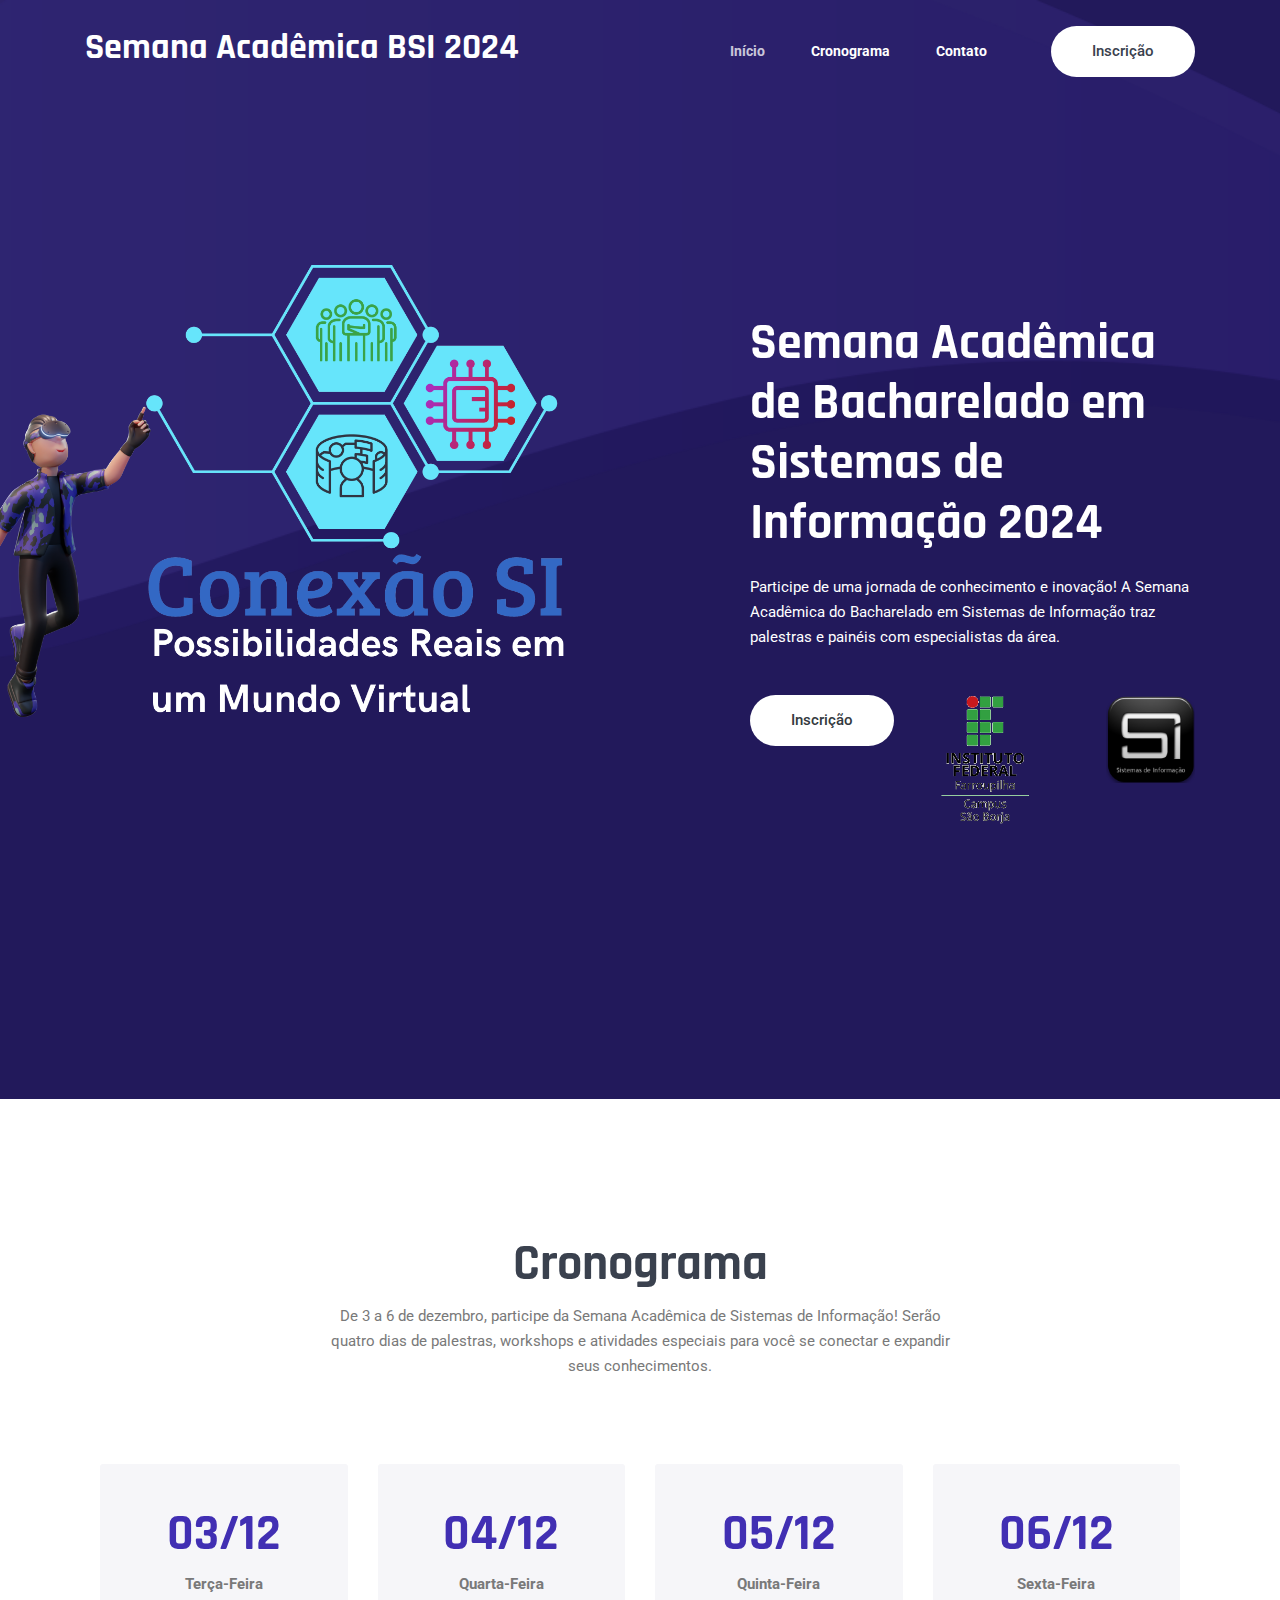
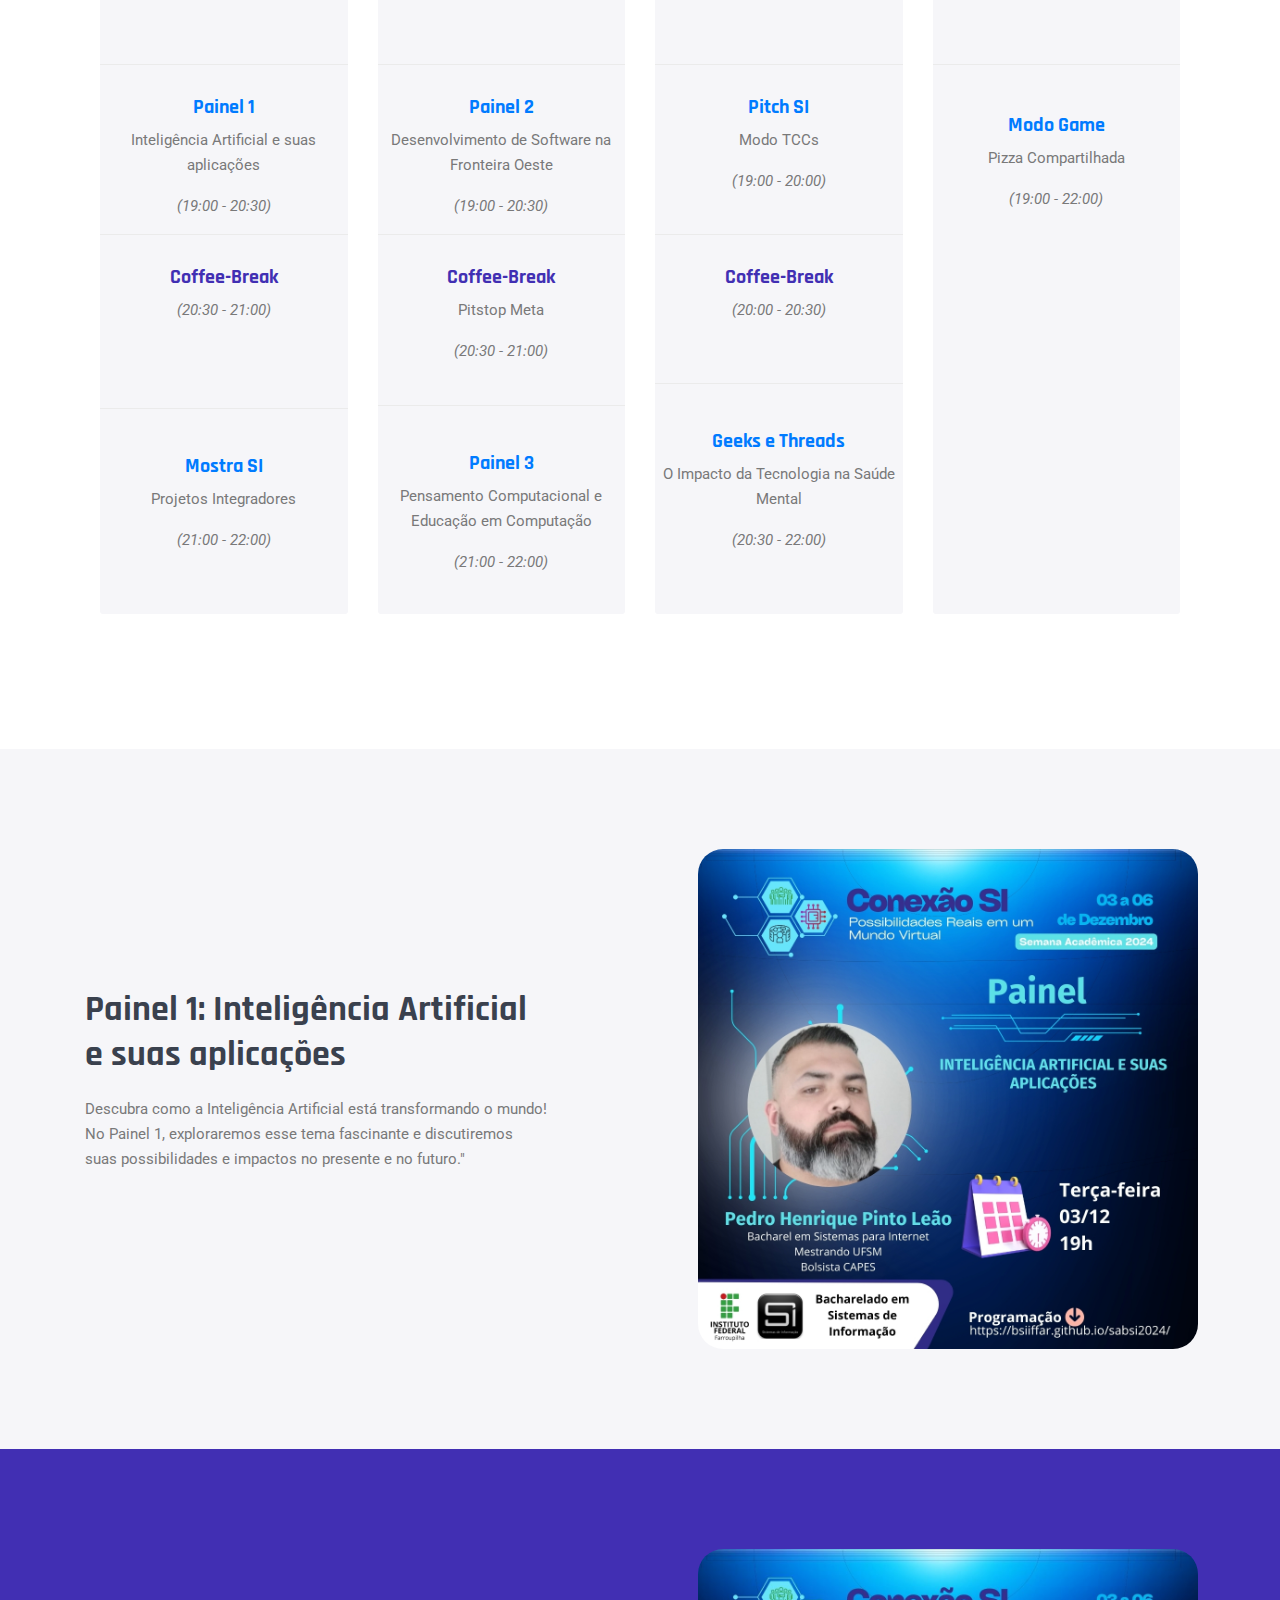
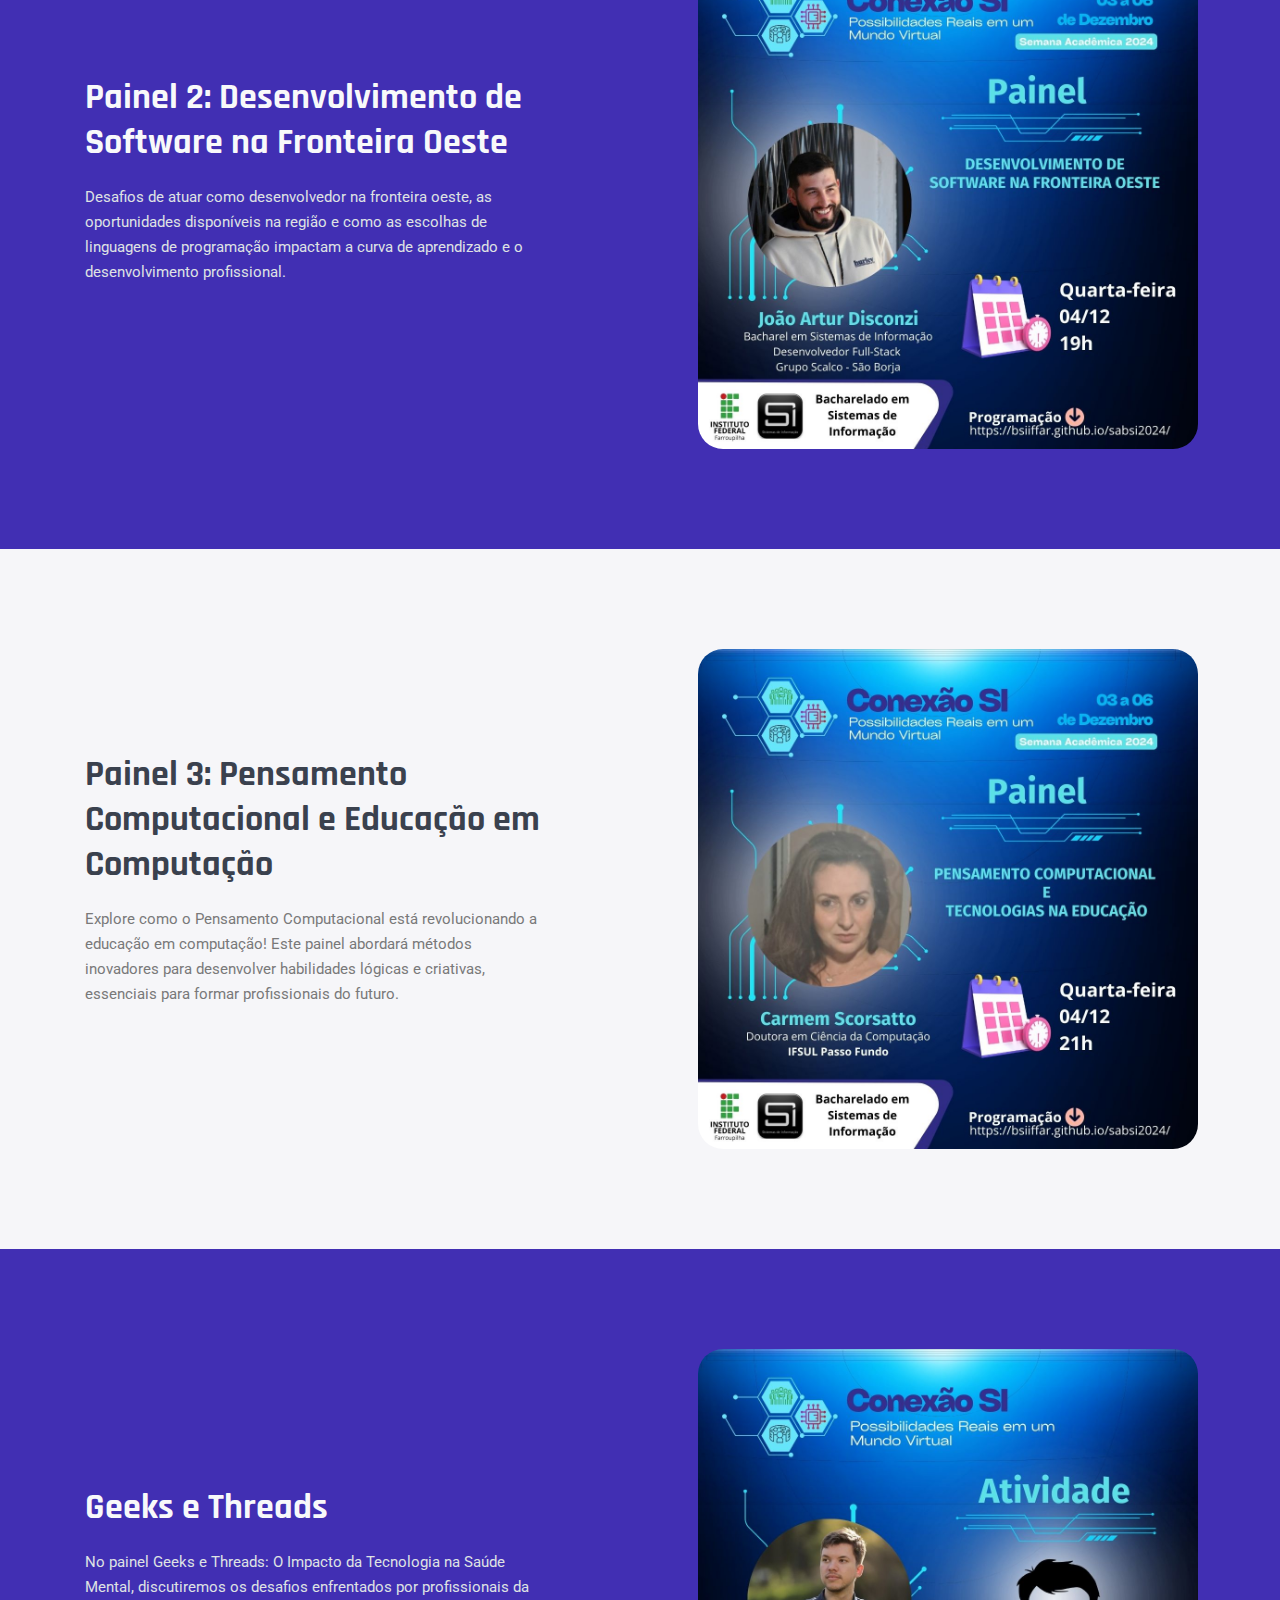
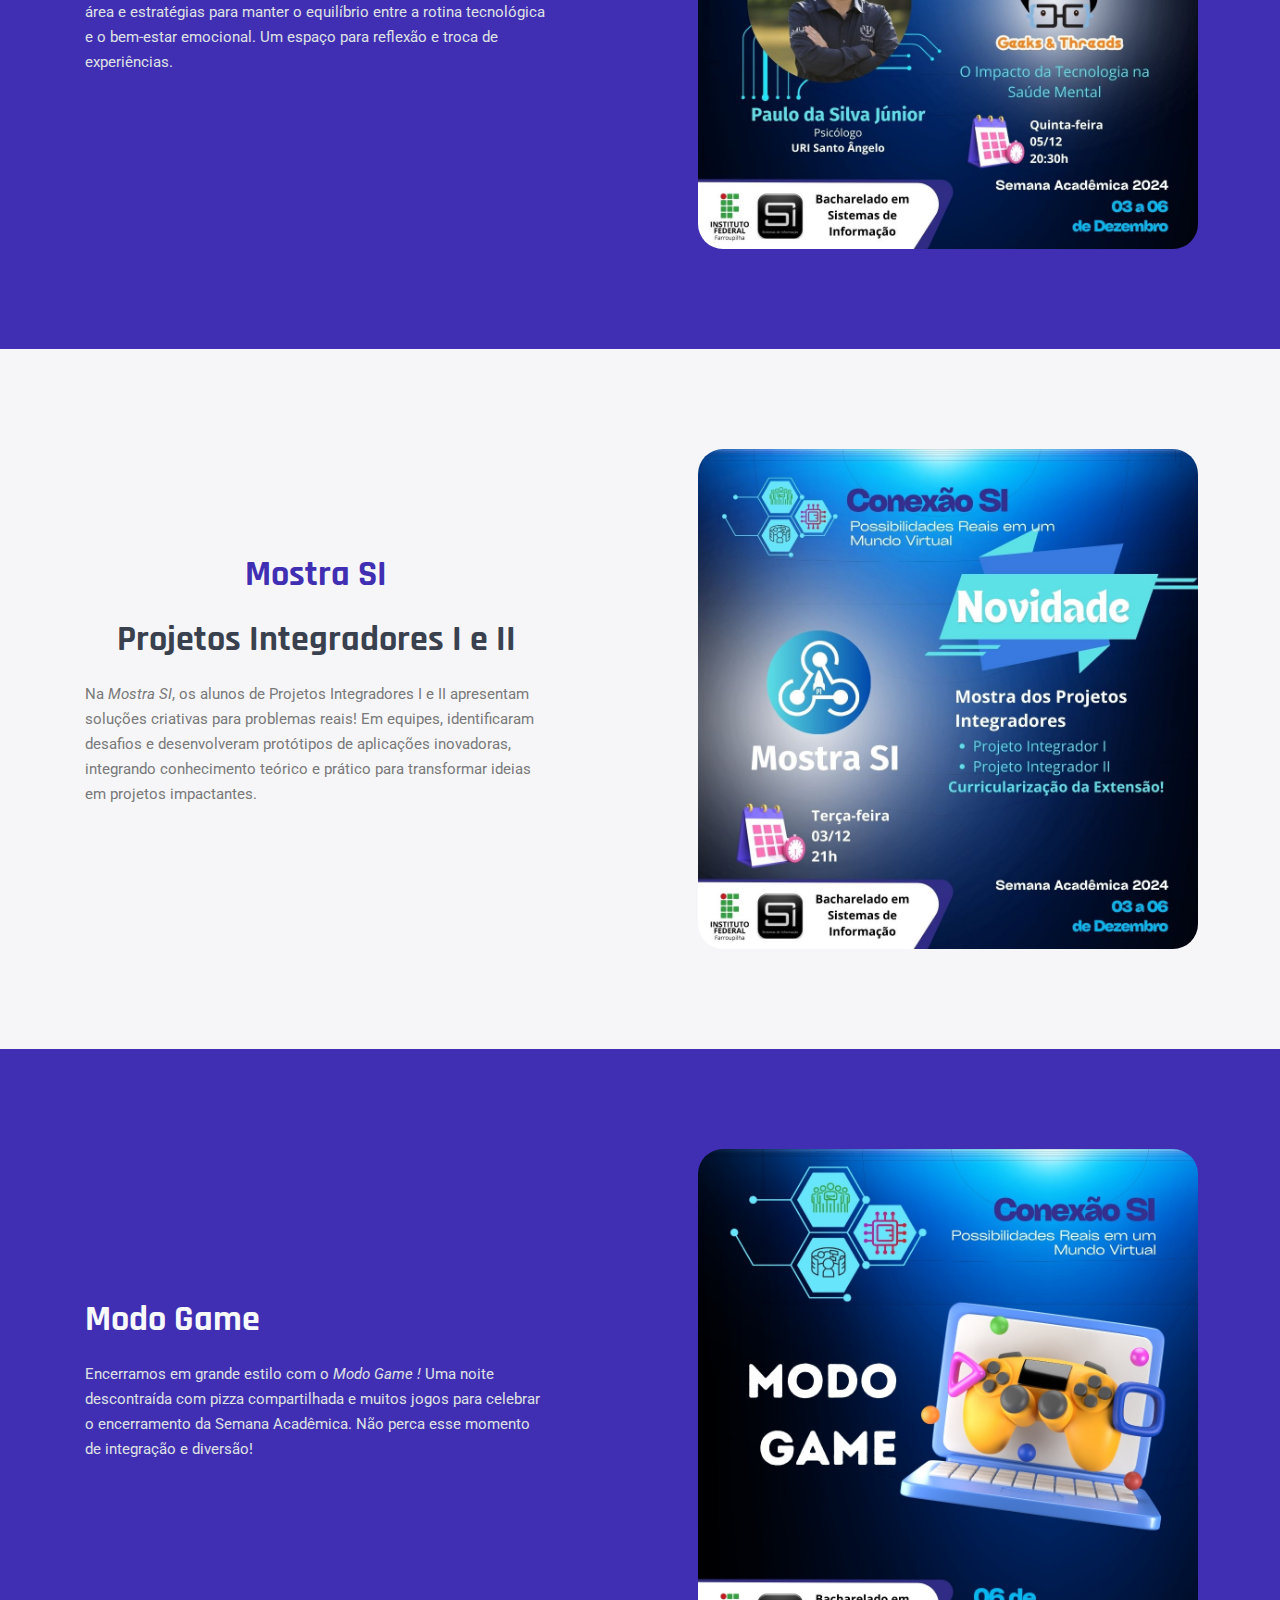
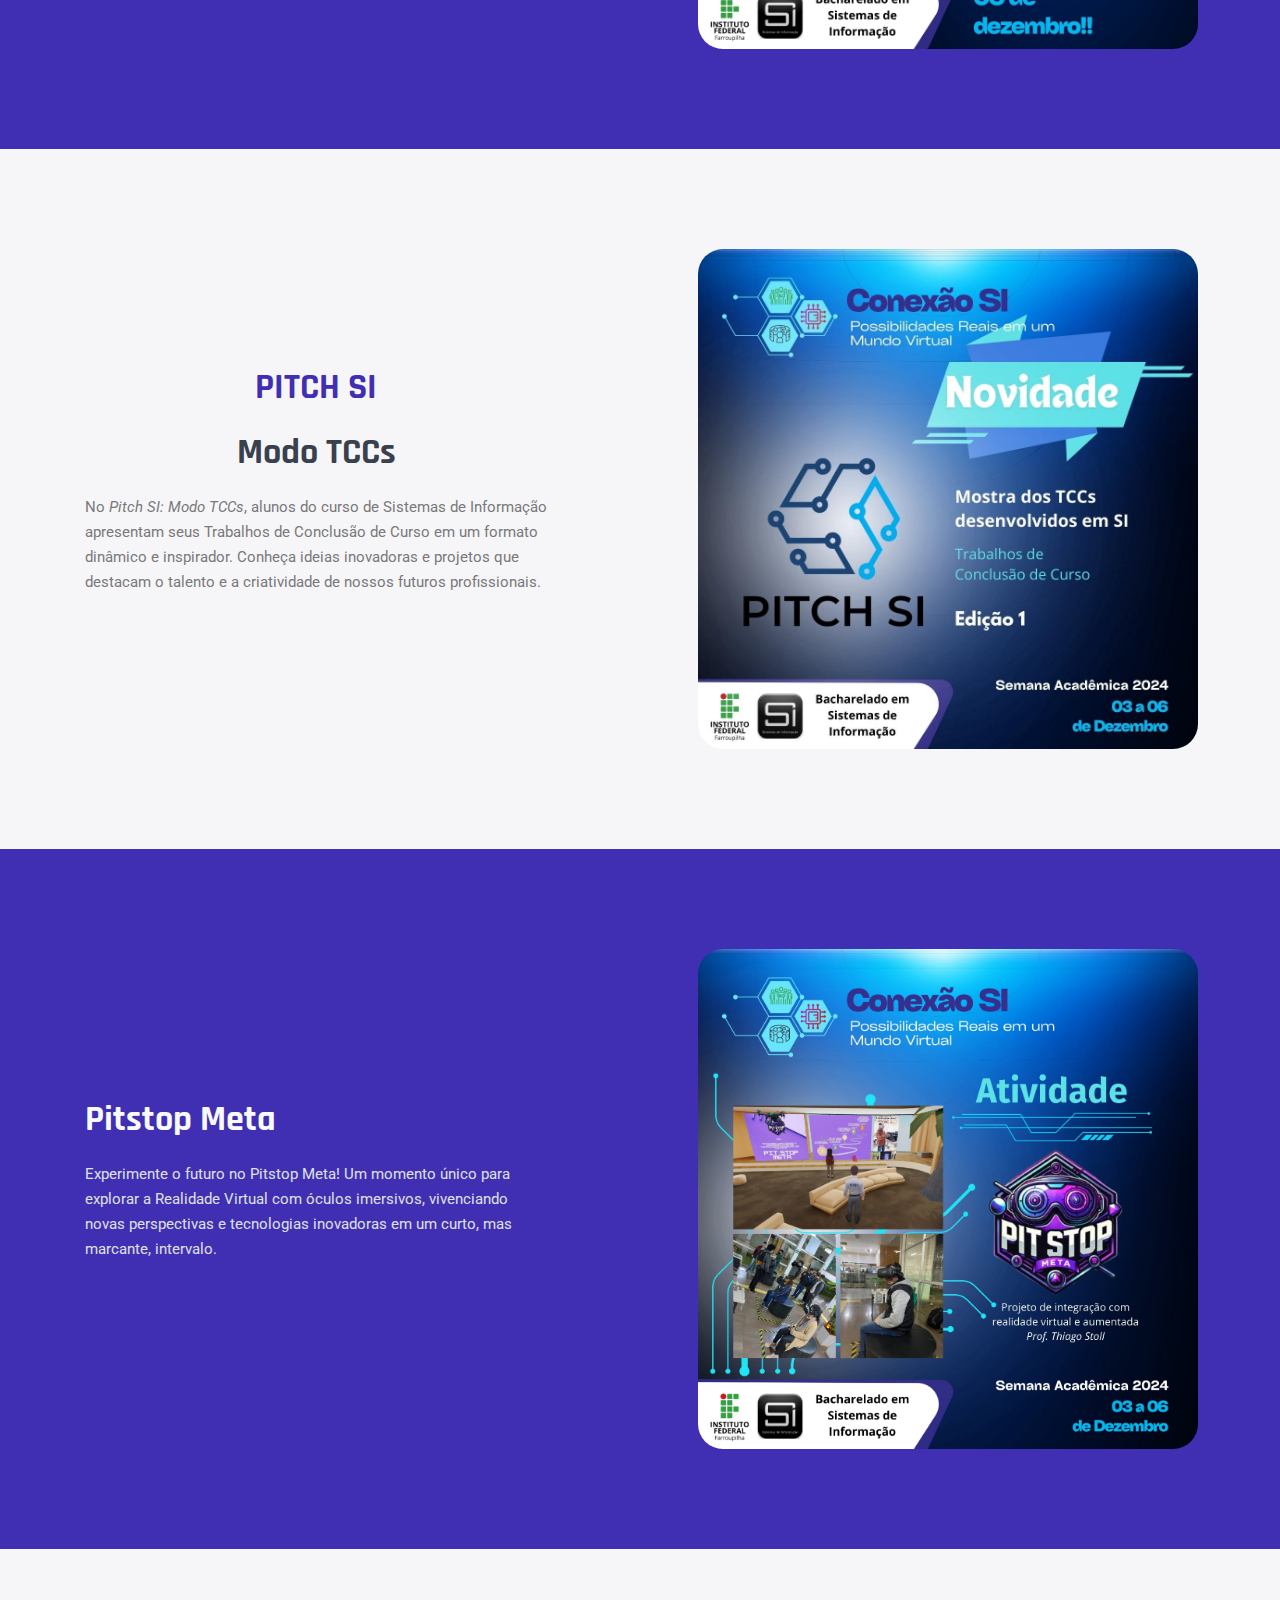
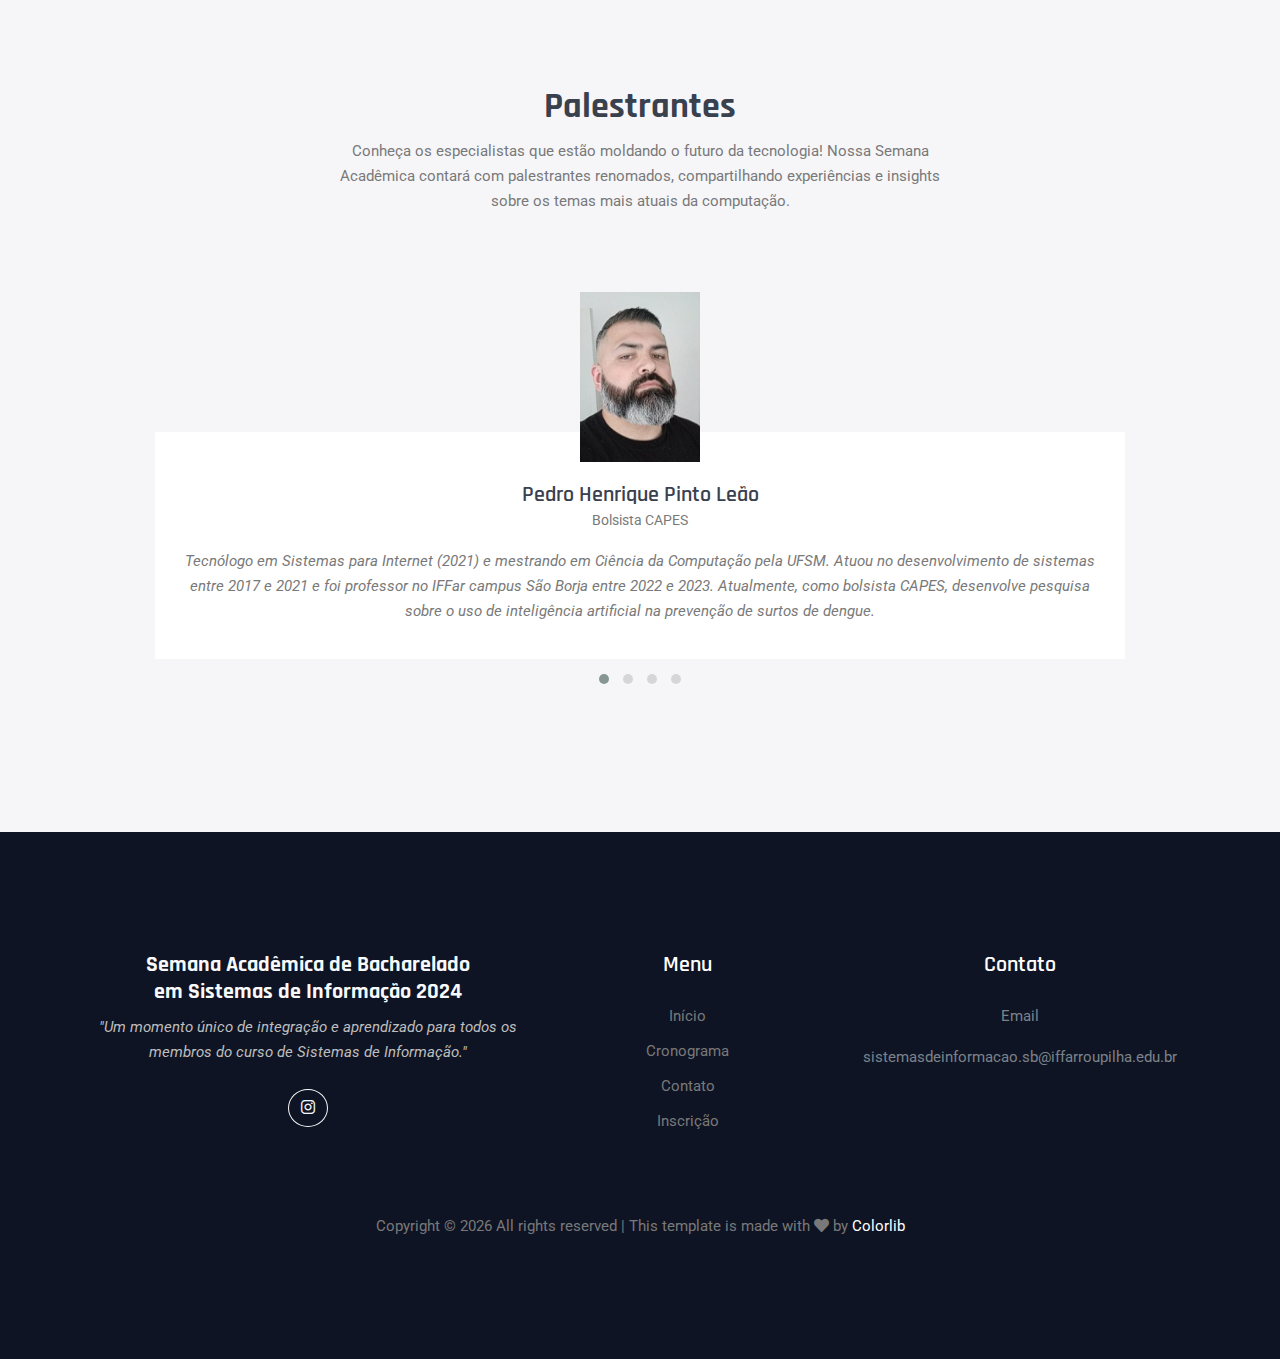
<file: index.html>
<!DOCTYPE html>
<html lang="pt-BR">

<!-- Mirrored from preview.colorlib.com/theme/parason/#home by HTTrack Website Copier/3.x [XR&CO'2014], Thu, 24 Oct 2024 21:54:08 GMT -->

<head>
  <meta charset="UTF-8">
  <meta name="viewport" content="width=device-width, initial-scale=1.0">
  <meta http-equiv="X-UA-Compatible" content="ie=edge">
  <title>Semana Acadêmica BSI</title>
  <link rel="icon" href="img/Fevicon.png" type="image/png">

  <link rel="stylesheet" href="vendors/bootstrap/bootstrap.min.css">
  <link rel="stylesheet" href="vendors/fontawesome/css/all.min.css">
  <link rel="stylesheet" href="vendors/themify-icons/themify-icons.css">
  <link rel="stylesheet" href="vendors/linericon/style.css">
  <link rel="stylesheet" href="vendors/owl-carousel/owl.theme.default.min.css">
  <link rel="stylesheet" href="vendors/owl-carousel/owl.carousel.min.css">

  <link rel="stylesheet" href="css/style.css">
</head>

<body>
  <!--================Header Menu Area =================-->
  <header class="header_area">
    <div class="main_menu">
      <nav class="navbar navbar-expand-lg navbar-light">
        <div class="container box_1620">
          <!-- Brand and toggle get grouped for better mobile display -->
          <a class="navbar-brand logo_h" href="/">
            <h2 class="titulo_cabecalho">Semana Acadêmica BSI 2024 </h2>
          </a>
          <button class="navbar-toggler" type="button" data-toggle="collapse" data-target="#navbarSupportedContent"
            aria-controls="navbarSupportedContent" aria-expanded="false" aria-label="Toggle navigation">
            <span class="icon-bar"></span>
            <span class="icon-bar"></span>
            <span class="icon-bar"></span>
          </button>
          <!-- Collect the nav links, forms, and other content for toggling -->
          <div class="collapse navbar-collapse offset" id="navbarSupportedContent">
            <ul class="nav navbar-nav menu_nav justify-content-end">
              <li class="nav-item active"><a class="nav-link" href="#home">Início</a></li>
              <li class="nav-item"><a class="nav-link" href="#cronograma">Cronograma</a></li>
              <li class="nav-item"><a class="nav-link" href="#rodape">Contato</a></li>
            </ul>

            <ul class="navbar-right">
              <li class="nav-item">
                <a class="button button-header bg" href="http://bookline.iffarroupilha.edu.br/site/sabsi2024"
                    target="_blank" class="text-dark">Inscrição</a>
              </li>
            </ul>
          </div>
        </div>
      </nav>
    </div>
  </header>
  <!--================Header Menu Area =================-->


  <main class="side-main">
    <!--================ Banner start =================-->
    <section id="home" class="hero-banner mb-30px">
      <div class="container">
        <div class="row">
          <div class="col-lg-7">
            <div class="hero-banner__img">
              <img class="img-fluid" src="img/banner/logo_completo_SABSI2024.png" alt="">
            </div>
          </div>
          <div class="col-lg-5 pt-5">
            <div class="hero-banner__content">
              <h1>Semana Acadêmica de Bacharelado em Sistemas de Informação 2024</h1>
              <p>Participe de uma jornada de conhecimento e inovação! A Semana Acadêmica do Bacharelado em Sistemas de
                Informação traz palestras e painéis com especialistas da área.</p>
              <div class="row">
                <div class="col-4"> <a
                      href="http://bookline.iffarroupilha.edu.br/site/sabsi2024" class="text-dark button button-header bg"
                      target="_blank">Inscrição</a>
                </div>
                <div class="col-5 pl-5"><img src="img/banner/marca_sb.png" alt=""
                    style="width: 65%; border-radius: 10px;" class="img-fluid ">
                </div>
                <div class="col-3"><img src="img/banner/logo_small.png" alt="" style="width: 100%;" class="img-fluid">
                </div>
              </div>
            </div>
          </div>
        </div>
      </div>
    </section>
    <!--================ Banner end =================-->

    <!--================ Cronograma Semana SABSI start =================-->
    <section class="section-margin" id="cronograma">
      <div class="container">
        <div class="section-intro pb-85px text-center">
          <h1 class="section-intro__title">Cronograma</h1>
          <p class="section-intro__subtitle">De 3 a 6 de dezembro, participe da Semana Acadêmica de Sistemas de
            Informação! Serão quatro dias de palestras, workshops e atividades especiais para você se conectar e
            expandir seus conhecimentos.</p>
        </div>

        <div class="container">
          <div class="row">
            <div class="col-md-6  col-lg-3 mb-3 mb-lg-0">
              <div class="card esp text-center card-pricing">
                <div class="card-pricing__header">
                  <h1 class="data_eve">03/12</h1>
                  <p><b>Terça-Feira</b></p>
                </div>
                <div class="card-pricing__list esp1">
                  <h5 class="data_eve"><b><a href="#banner1">Painel 1</a></b></h5>
                  <p>Inteligência Artificial e
                    suas aplicações</p>
                  <p><i>(19:00 - 20:30)</i></p>
                </div>

                <div class="card-pricing__list esp2">
                  <h5 class="data_eve"><b>Coffee-Break</b></h5>

                  <p><i>(20:30 - 21:00)</i></p>
                </div>
                <div class="card-pricing__footer ">
                  <h5 class="data_eve"><b><a href="#mostrasi">Mostra SI</a></b></h5>
                  <p>Projetos Integradores</p>
                  <p><i>(21:00 - 22:00)</i></p>
                </div>
              </div>
            </div>

            <div class="col-md-6  col-lg-3 mb-3 mb-lg-0">
              <div class="card esp text-center card-pricing">
                <div class="card-pricing__header">
                  <h1 class="data_eve">04/12</h1>
                  <p><b>Quarta-Feira</b></p>
                </div>
                <div class="card-pricing__list esp1">
                  <h5 class="data_eve"><b><a href="#banner2">Painel 2</a></b></h5>
                  <p>Desenvolvimento de Software na Fronteira Oeste</p>
                  <p><i>(19:00 - 20:30)</i></p>
                </div>

                <div class="card-pricing__list esp2">
                  <h5 class="data_eve"><b>Coffee-Break</b></h5>
                  <p>Pitstop Meta</p>
                  <p><i>(20:30 - 21:00)</i></p>
                </div>
                <div class="card-pricing__footer ">
                  <h5 class="data_eve"><b><a href="#banner3">Painel 3</a></b></h5>
                  <p>Pensamento Computacional e Educação em Computação</p>
                  <p><i>(21:00 - 22:00)</i></p>
                </div>
              </div>
            </div>

            <div class="col-md-6  col-lg-3 mb-3 mb-lg-0">

              <div class="card esp text-center card-pricing">
                <div class="card-pricing__header">
                  <h1 class="data_eve">05/12</h1>
                  <p><b>Quinta-Feira</b></p>
                </div>
                <div class="card-pricing__list esp1">
                  <h5 class="data_eve"><b><a href="#pitchsi">Pitch SI</a></b></h5>
                  <p>Modo TCCs</p>
                  <p><i>(19:00 - 20:00)</i></p>
                </div>

                <div class="card-pricing__list esp2">
                  <h5 class="data_eve"><b>Coffee-Break</b></h5>

                  <p><i>(20:00 - 20:30)</i></p>
                </div>
                <div class="card-pricing__footer ">
                  <h5 class="data_eve"><b><a href="#geeksthreads">Geeks e Threads</a></b></h5>
                  <p>O Impacto da Tecnologia na Saúde Mental</p>
                  <p><i>(20:30 - 22:00)</i></p>
                </div>
              </div>
            </div>

            <div class="col-md-6  col-lg-3 mb-3 mb-lg-0">
              <div class="card esp text-center card-pricing">
                <div class="card-pricing__header">
                  <h1 class="data_eve">06/12</h1>
                  <p><b>Sexta-Feira</b></p>
                </div>
                <div class="center">
                  <div>
                    <h5 class="data_eve mt-5"><b><a href="modogame">Modo Game</a></b></h5>
                    <p>Pizza Compartilhada</p>
                    <p><i>(19:00 - 22:00)</i></p>
                  </div>

                </div>
              </div>
            </div>
          </div>
        </div>
      </div>
    </section>
    <!--================ Cronograma Semana SABSI end =================-->

    <!--================ Painel 1 start =================-->
    <section class="section-padding--small bg-magnolia" id="banner1">
      <div class="container">
        <div class="row no-gutters align-items-center">
          <div class="col-md-5 mb-5 mb-md-0">
            <div class="about__content">
              <h2>Painel 1: Inteligência Artificial e suas aplicações</h2>
              <p>Descubra como a Inteligência Artificial está transformando o mundo! No Painel 1, exploraremos esse tema
                fascinante e discutiremos suas possibilidades e impactos no presente e no futuro."</p>
              <!-- <a class="button button-light" href="#pedroleao">Palestrante</a>-->
            </div>
          </div>
          <div class="col-md-7">
            <div class="about__img">
              <img class="img-fluid img-1" src="img/testimonial/9_pedro.jpg" alt="">
            </div>
          </div>
        </div>
      </div>
    </section>
    <!--================ Painel 1 end =================-->

    <!--================ Painel 2 start =================-->
    <section class="section-padding--small" style="background-color: #412fb3;" id="banner2">
      <div class="container">
        <div class="row no-gutters align-items-center">
          <div class="col-md-5 mb-3 mb-md-0">
            <div class="about__content">
              <h2 class="text-light">Painel 2: Desenvolvimento de Software na Fronteira Oeste</h2>
              <p style="color: rgb(223, 226, 228);">Desafios de atuar como desenvolvedor na fronteira oeste, as
                oportunidades disponíveis na região e como
                as escolhas de linguagens de programação impactam a curva de aprendizado e o desenvolvimento
                profissional.
              </p>
              <!--<a class="button button-light text-light border border-light" href="#palestrante">Palestrante</a>-->
            </div>
          </div>
          <div class="col-md-7">
            <div class="about__img">
              <img class="img-fluid img-1" src="img/testimonial/3_Painel_joão.jpg" alt="">
            </div>
          </div>
        </div>
      </div>
    </section>
    <!--================ Painel 2 end =================-->

    <!--================ Painel 3 start =================-->
    <section class="section-padding--small bg-magnolia" id="banner3">
      <div class="container">
        <div class="row no-gutters align-items-center">
          <div class="col-md-5 mb-5 mb-md-0">
            <div class="about__content">
              <h2>Painel 3: Pensamento Computacional e Educação em Computação</h2>
              <p>Explore como o Pensamento Computacional está revolucionando a educação em computação! Este painel
                abordará métodos inovadores para desenvolver habilidades lógicas e criativas, essenciais para formar
                profissionais do futuro.</p>
              <!-- <a class="button button-light" href="#pedroleao">Palestrante</a>-->
            </div>
          </div>
          <div class="col-md-7">
            <div class="about__img">
              <img class="img-fluid img-1" src="img/testimonial/4_painel_carmem.jpg" alt="">
            </div>
          </div>
        </div>
      </div>
    </section>
    <!--================ Painel 3 end =================-->

    <!--================ Geeks e Threads start =================-->
    <section class="section-padding--small" style="background-color: #412fb3;" id="geeksthreads">
      <div class="container">
        <div class="row no-gutters align-items-center">
          <div class="col-md-5 mb-3 mb-md-0">
            <div class="about__content">
              <h2 class="text-light">Geeks e Threads</h2>
              <p style="color: rgb(223, 226, 228);">No painel Geeks e Threads: O Impacto da Tecnologia na Saúde Mental,
                discutiremos os desafios enfrentados por profissionais da área e estratégias para manter o equilíbrio
                entre a rotina tecnológica e o bem-estar emocional. Um espaço para reflexão e troca de experiências.
              </p>
              <!--<a class="button button-light text-light border border-light" href="#palestrante">Palestrante</a>-->
            </div>
          </div>
          <div class="col-md-7">
            <div class="about__img">
              <img class="img-fluid img-1" src="img/testimonial/geeksthreads2.jpg" alt="">
            </div>
          </div>
        </div>
      </div>
    </section>
    <!--================ Painel 2 end =================-->

    <!--================ Mostra SI start =================-->
    <section class="section-padding--small bg-magnolia" id="banner3">
      <div class="container">
        <div class="row no-gutters align-items-center">
          <div class="col-md-5 mb-5 mb-md-0">
            <div class="about__content">
              <h2 class="text-center"><strong style="color: #412fb3;">Mostra SI</strong></h2>
              <h2 class="text-center">Projetos Integradores I e II</h2>
              <p>Na <i>Mostra SI</i>, os alunos de Projetos Integradores I e II apresentam soluções criativas para
                problemas
                reais! Em equipes, identificaram desafios e desenvolveram protótipos de aplicações inovadoras,
                integrando conhecimento teórico e prático para transformar ideias em projetos impactantes.</p>
              <!-- <a class="button button-light" href="#pedroleao">Palestrante</a>-->
            </div>
          </div>
          <div class="col-md-7">
            <div class="about__img">
              <img class="img-fluid img-1" src="img/testimonial/MostraSi.jpg" alt="">
            </div>
          </div>
        </div>
      </div>
    </section>
    <!--================ Mostra SI end =================-->

    <!--================ Geeks e Threads start =================-->
    <section class="section-padding--small" style="background-color: #412fb3;" id="banner2">
      <div class="container">
        <div class="row no-gutters align-items-center">
          <div class="col-md-5 mb-3 mb-md-0">
            <div class="about__content">
              <h2 class="text-light">Modo Game</h2>
              <p style="color: #dfe2e4;">Encerramos em grande estilo com o <i>Modo Game !</i> Uma noite descontraída
                com pizza compartilhada e muitos jogos para celebrar o encerramento da Semana Acadêmica. Não perca esse
                momento de integração e diversão!
              </p>
              <!--<a class="button button-light text-light border border-light" href="#palestrante">Palestrante</a>-->
            </div>
          </div>
          <div class="col-md-7">
            <div class="about__img">
              <img class="img-fluid img-1" src="img/testimonial/8_modo_game.jpg" alt="">
            </div>
          </div>
        </div>
      </div>
    </section>
    <!--================ Painel 2 end =================-->

    <!--================ Mostra SI start =================-->
    <section class="section-padding--small bg-magnolia" id="pitchsi">
      <div class="container">
        <div class="row no-gutters align-items-center">
          <div class="col-md-5 mb-5 mb-md-0">
            <div class="about__content">
              <h2 class="text-center"><strong style="color: #412fb3;">PITCH SI</strong></h2>
              <h2 class="text-center">Modo TCCs</h2>
              <p>No <i>Pitch SI: Modo TCCs</i>, alunos do curso de Sistemas de Informação apresentam seus Trabalhos de
                Conclusão de Curso em um formato dinâmico e inspirador. Conheça ideias inovadoras e projetos que
                destacam o talento e a criatividade de nossos futuros profissionais.</p>
              <!-- <a class="button button-light" href="#pedroleao">Palestrante</a>-->
            </div>
          </div>
          <div class="col-md-7">
            <div class="about__img">
              <img class="img-fluid img-1" src="img/testimonial/modotcc.jpg" alt="">
            </div>
          </div>
        </div>
      </div>
    </section>
    <!--================ Mostra SI end =================-->

    <!--================ Geeks e Threads start =================-->
    <section class="section-padding--small" style="background-color: #412fb3;" id="banner2">
      <div class="container">
        <div class="row no-gutters align-items-center">
          <div class="col-md-5 mb-3 mb-md-0">
            <div class="about__content">
              <h2 class="text-light">Pitstop Meta</h2>
              <p style="color: #dfe2e4;">Experimente o futuro no Pitstop Meta! Um momento único para explorar a
                Realidade Virtual com óculos imersivos, vivenciando novas perspectivas e tecnologias inovadoras em um
                curto, mas marcante, intervalo.
              </p>
              <!--<a class="button button-light text-light border border-light" href="#palestrante">Palestrante</a>-->
            </div>
          </div>
          <div class="col-md-7">
            <div class="about__img">
              <img class="img-fluid img-1" src="img/testimonial/7_Pitstop_meta_SABSI.jpg" alt="">
            </div>
          </div>
        </div>
      </div>
    </section>
    <!--================ Painel 2 end =================-->

    <!--================ Section Palestrantes start =================-->
    <section class="section-padding bg-magnolia">
      <div class="container">
        <div class="section-intro pb-5 text-center">
          <h2 class="section-intro__title">Palestrantes</h2>
          <p class="section-intro__subtitle">Conheça os especialistas que estão moldando o futuro da tecnologia! Nossa
            Semana Acadêmica contará com palestrantes renomados, compartilhando experiências e insights sobre os temas
            mais atuais da computação. </p>
        </div>

        <div class="owl-carousel owl-theme testimonial">
          <div class="testimonial__item text-center">
            <div class="testimonial__img" style="margin-bottom: 50px;">
              <img src="img/testimonial/palestrante1.jpg" alt="">
            </div>
            <div class="testimonial__content">
              <h3>Pedro Henrique Pinto Leão</h3>
              <p>Bolsista CAPES</p>
              <p class="testimonial__i">Tecnólogo em Sistemas para Internet (2021) e mestrando em Ciência da Computação
                pela UFSM. Atuou no desenvolvimento de sistemas entre 2017 e 2021 e foi professor no IFFar campus São
                Borja entre 2022 e 2023. Atualmente, como bolsista CAPES, desenvolve pesquisa sobre o uso de
                inteligência artificial na prevenção de surtos de dengue.</p>
            </div>
          </div>
          <div class="testimonial__item text-center">
            <div class="testimonial__img">
              <img src="img/testimonial/palestrante2.jpg" alt="">
            </div>
            <div class="testimonial__content">
              <h3>João Artur Disconzi</h3>
              <p>Desenvolvedor Full Stack</p>
              <p class="testimonial__i">Bacharel em Sistemas de Informação pelo IFFar-SB, é desenvolvedor Full Stack com
                mais de 4 anos de experiência, especializado em Java e com domínio de tecnologias como Groovy, Grails,
                Spring Boot e AWS. Ao longo da carreira, evoluiu de desenvolvedor individual para líder de equipe,
                coordenando projetos em múltiplas frentes e utilizando uma ampla variedade de linguagens de programação.
              </p>
            </div>
          </div>
          <div class="testimonial__item text-center" id="">
            <div class="testimonial__img">
              <img src="img/testimonial/palestrante3.jpg" alt="">
            </div>
            <div class="testimonial__content">
              <h3>Carmem Scorsatto </h3>
              <p>Docente IFSUL - Campus Passo Fundo</p>
              <p class="testimonial__i">Possui graduação em Ciência da Computação pela Universidade de Passo Fundo (UPF,
                1997), especialização em Análise e Desenvolvimento de Sistemas para Web (UPF, 2002), mestrado em
                Educação (UPF, 2016) e doutorado em Ciência da Computação pela PUCRS, com foco em Interação
                Humano-Computador (2023). Atuou no desenvolvimento de sistemas entre 1996 e 2008 e foi professora na UPF
                de 2002 a 2008. Atualmente, é docente no Instituto Federal Sul-Rio-Grandense - Campus Passo Fundo,
                lecionando nos cursos de Ciência da Computação e Técnico em Informática.</p>
            </div>
          </div>
          <div class="testimonial__item text-center" id="">
            <div class="testimonial__img">
              <img src="img/testimonial/palestrante4.jpg" alt="">
            </div>
            <div class="testimonial__content">
              <h3>Paulo Onésio da Silva Júnior</h3>
              <p>Psicólogo</p>
              <p class="testimonial__i">Graduado em Psicologia pela URI Santo Ângelo em fevereiro de 2024, pós-graduando
                em Psicanálise e Análise do Contemporâneo pela PUCRS, trabalha como Psicólogo Clínico de adolescentes e
                adultos e como Psicólogo Organizacional junto a empresas parceiras em São Borja</p>
            </div>
          </div>
        </div>
      </div>
    </section>
    <!--================ Section Palestrantes end =================-->
  </main>


  <!-- ================ start footer Area ================= -->
  <footer class="footer-area section-gap" id="rodape">
    <div class="container">

      <div class="row">
        <div class="col-xl-5 col-sm-6 mb-4 mb-xl-0 single-footer-widget">
          <h3 class="text-center mx-5 text-light" style="font-weight: 700;">Semana Acadêmica de Bacharelado em Sistemas
            de Informação 2024</h3>
          <p class="text-center" style="color: #bebebe; font-style: italic;">"Um momento único de integração e
            aprendizado para todos os membros do curso de Sistemas de Informação."</p>
          <div style="display: flex; justify-content: center; align-items: center;">
            <div class="text-center border border-light m-2 btn" style="border-radius: 100%;">
              <a href="https://www.instagram.com/bsi_iffarsb/"><i class="fab fa-instagram"
                  style="color: aliceblue;"></i></a>
            </div>
          </div>


        </div>
        <div class="col-xl-3 col-sm-6 mb-4 mb-xl-0 text-center single-footer-widget">
          <h4>Menu</h4>
          <ul>
            <li><a href="#home">Início</a></li>
            <li><a href="#cronograma">Cronograma</a></li>
            <li><a href="#rodape">Contato</a></li>
            <li><a href="http://bookline.iffarroupilha.edu.br/site/sabsi2024" target="_blank">Inscrição</a></li>
          </ul>
        </div>
        <div class="col-xl-4 col-sm-6 mb-4 mb-xl-0 text-center single-footer-widget">
          <h4>Contato</h4>
          <p>Email</p>
          <p>sistemasdeinformacao.sb@iffarroupilha.edu.br</p>
        </div>

      </div>
      <div class="footer-bottom row align-items-center text-center"
        style="display: flex; align-items: center; justify-content: center;">
        <p class="footer-text m-0 col-lg-8 col-md-12 text-center">
          <!-- Link back to Colorlib can't be removed. Template is licensed under CC BY 3.0. -->
          Copyright &copy;
          <script>document.write(new Date().getFullYear());</script> All rights reserved | This template is made with <i
            class="fa fa-heart" aria-hidden="true"></i> by <a href="https://colorlib.com/" target="_blank">Colorlib</a>
          <!-- Link back to Colorlib can't be removed. Template is licensed under CC BY 3.0. -->
        </p>
      </div>
    </div>
  </footer>
  <!-- ================ End footer Area ================= -->

  <script src="vendors/jquery/jquery-3.2.1.min.js"></script>
  <script src="vendors/bootstrap/bootstrap.bundle.min.js"></script>
  <script src="vendors/owl-carousel/owl.carousel.min.js"></script>
  <script src="js/jquery.ajaxchimp.min.js"></script>
  <script src="js/mail-script.js"></script>
  <script src="js/main.js"></script>

  <!-- Global site tag (gtag.js) - Google Analytics -->
  <script async src="https://www.googletagmanager.com/gtag/js?id=UA-23581568-13"></script>
  <script>
    window.dataLayer = window.dataLayer || [];
    function gtag() { dataLayer.push(arguments); }
    gtag('js', new Date());

    gtag('config', 'UA-23581568-13');
  </script>

  <script defer src="https://static.cloudflareinsights.com/beacon.min.js/vcd15cbe7772f49c399c6a5babf22c1241717689176015"
    integrity="sha512-ZpsOmlRQV6y907TI0dKBHq9Md29nnaEIPlkf84rnaERnq6zvWvPUqr2ft8M1aS28oN72PdrCzSjY4U6VaAw1EQ=="
    data-cf-beacon='{"rayId":"8d7d341a9d7c01a2","version":"2024.10.3","serverTiming":{"name":{"cfExtPri":true,"cfL4":true,"cfSpeedBrain":true,"cfCacheStatus":true}},"token":"cd0b4b3a733644fc843ef0b185f98241","b":1}'
    crossorigin="anonymous"></script>
</body>

<!-- Mirrored from preview.colorlib.com/theme/parason/#home by HTTrack Website Copier/3.x [XR&CO'2014], Thu, 24 Oct 2024 21:54:21 GMT -->

</html>
</file>
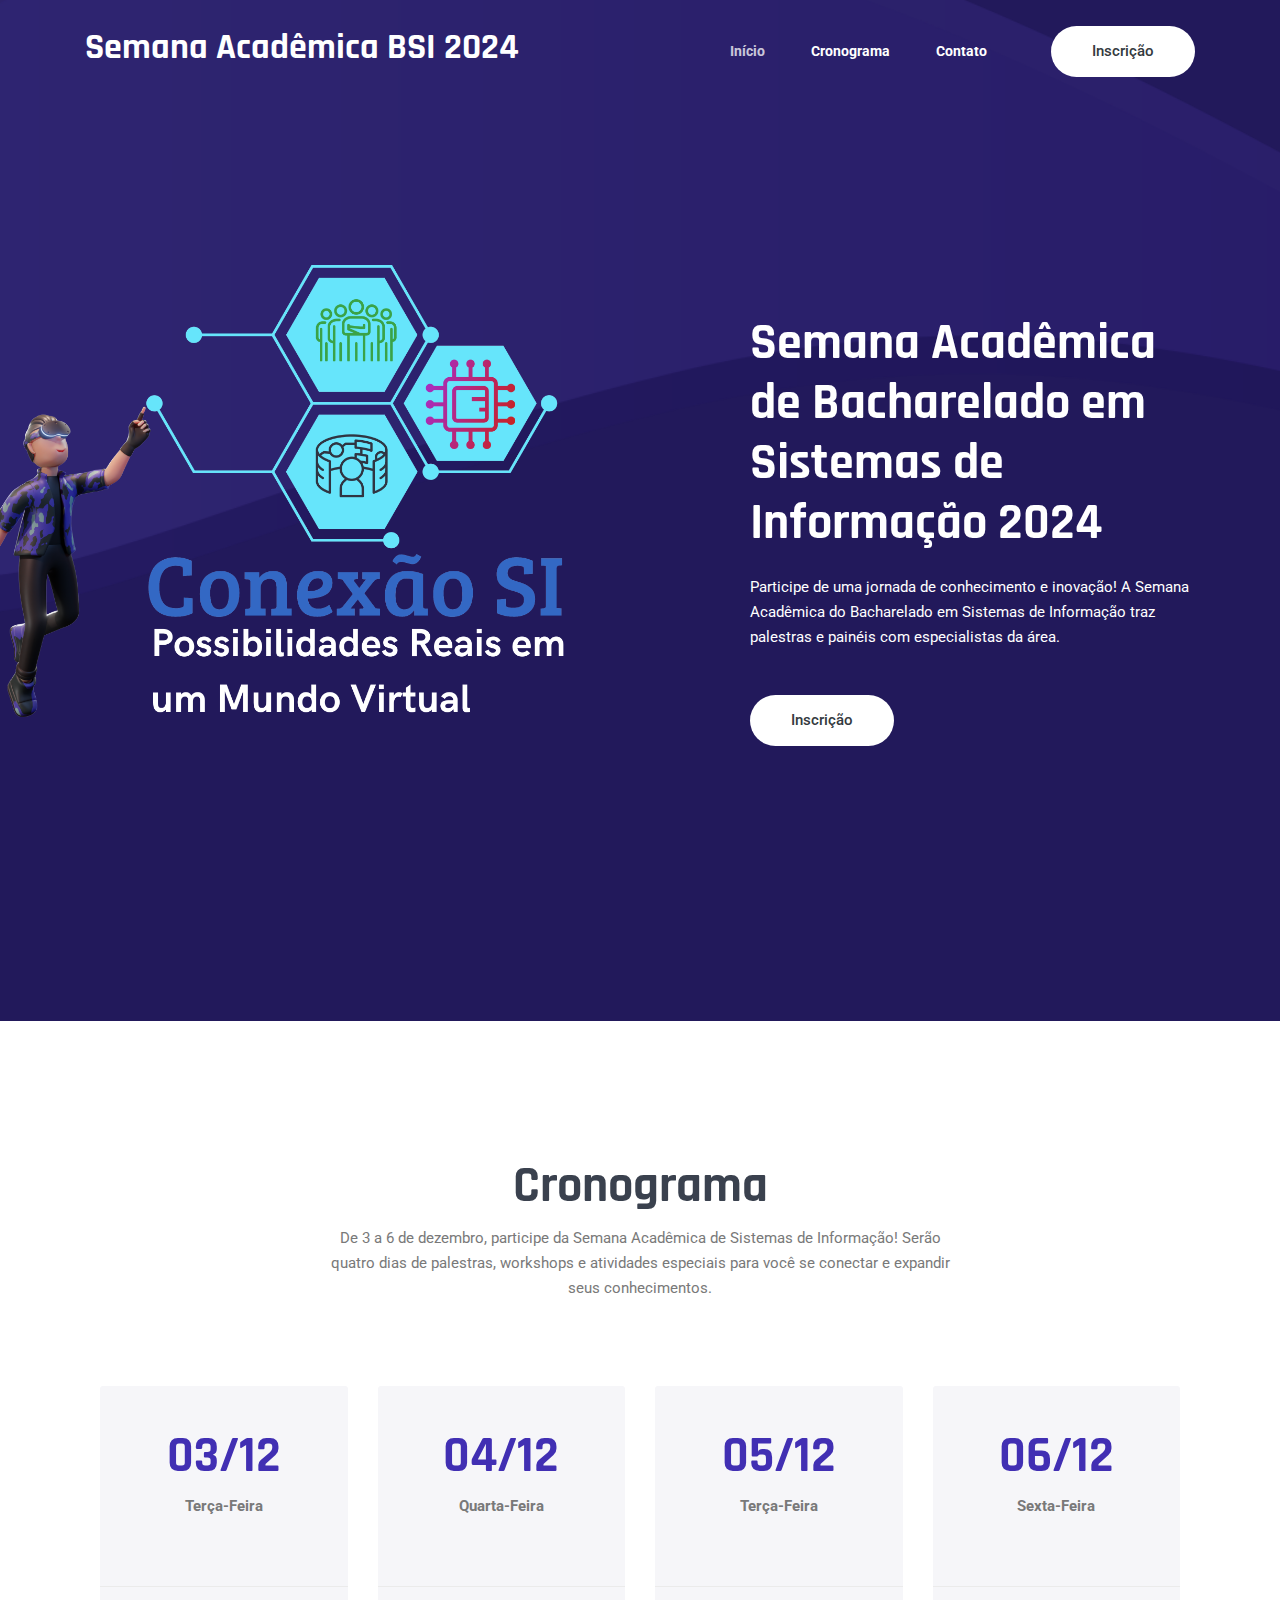
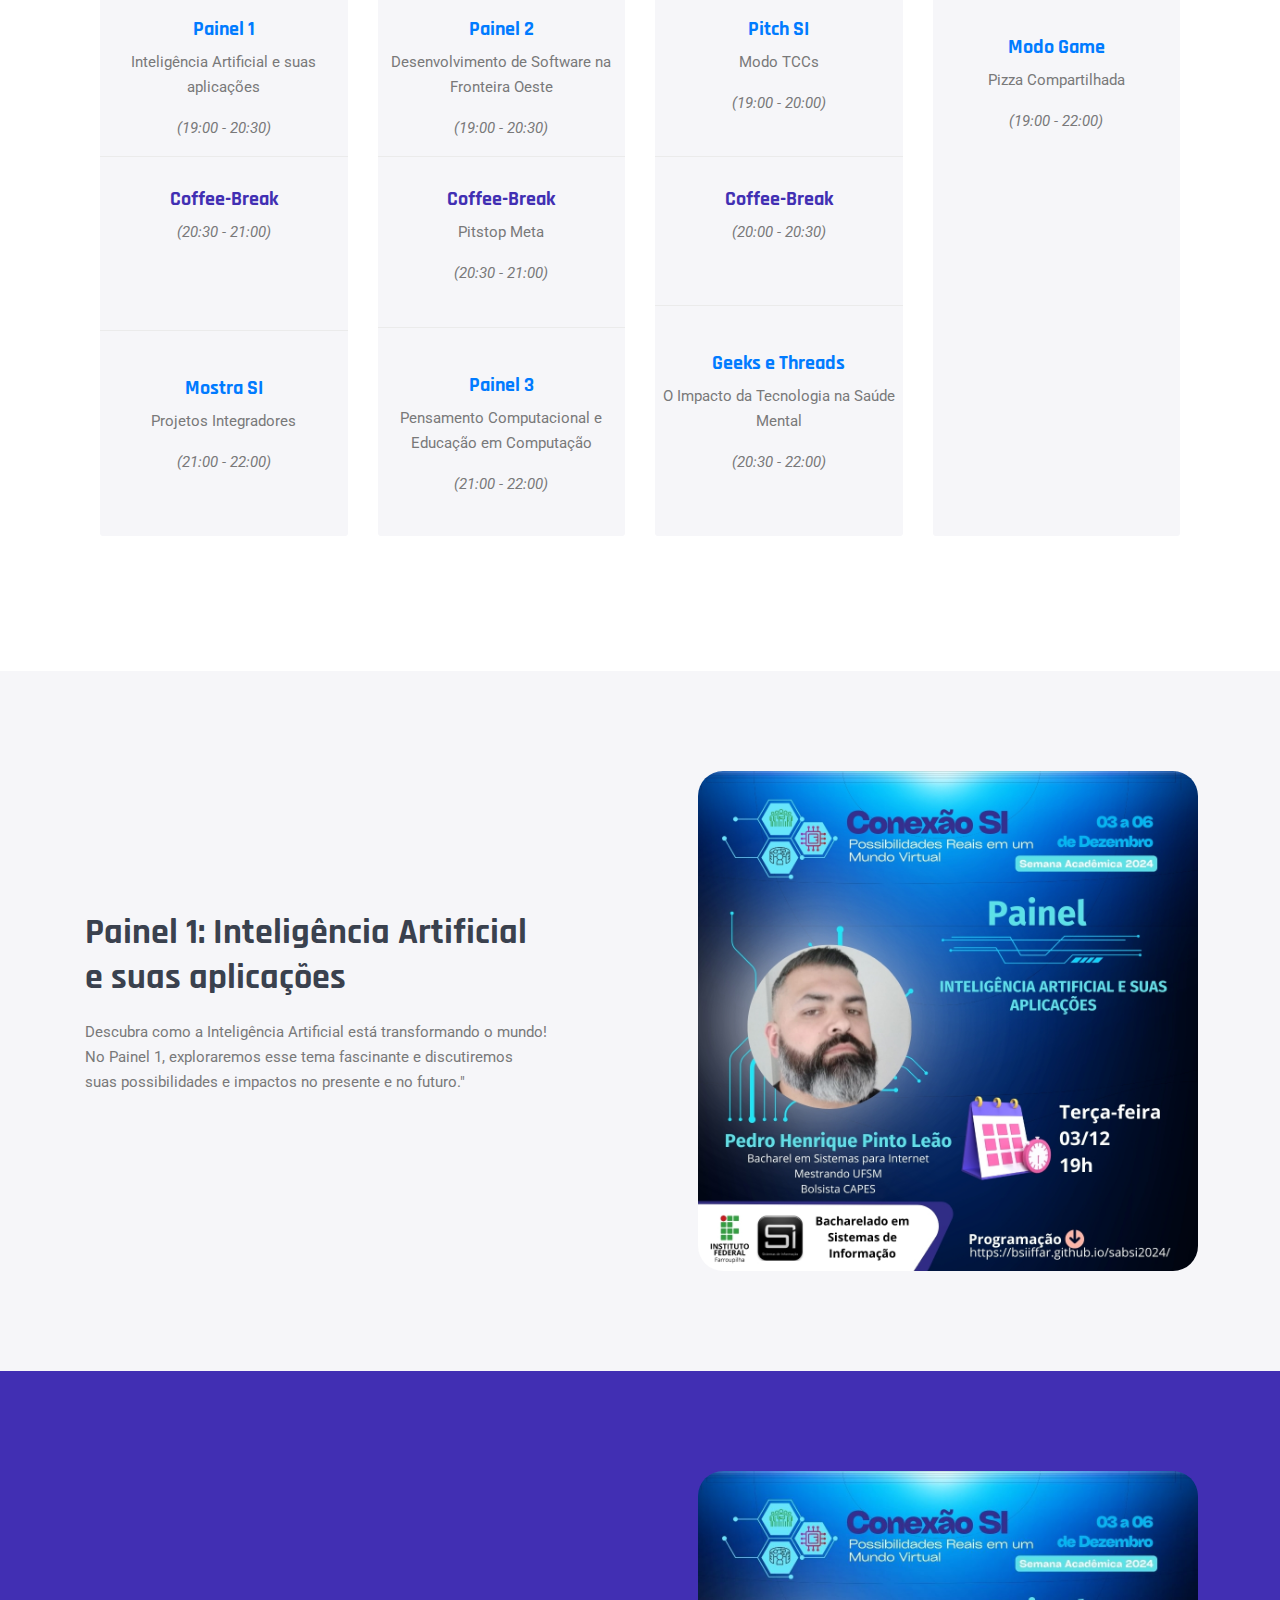
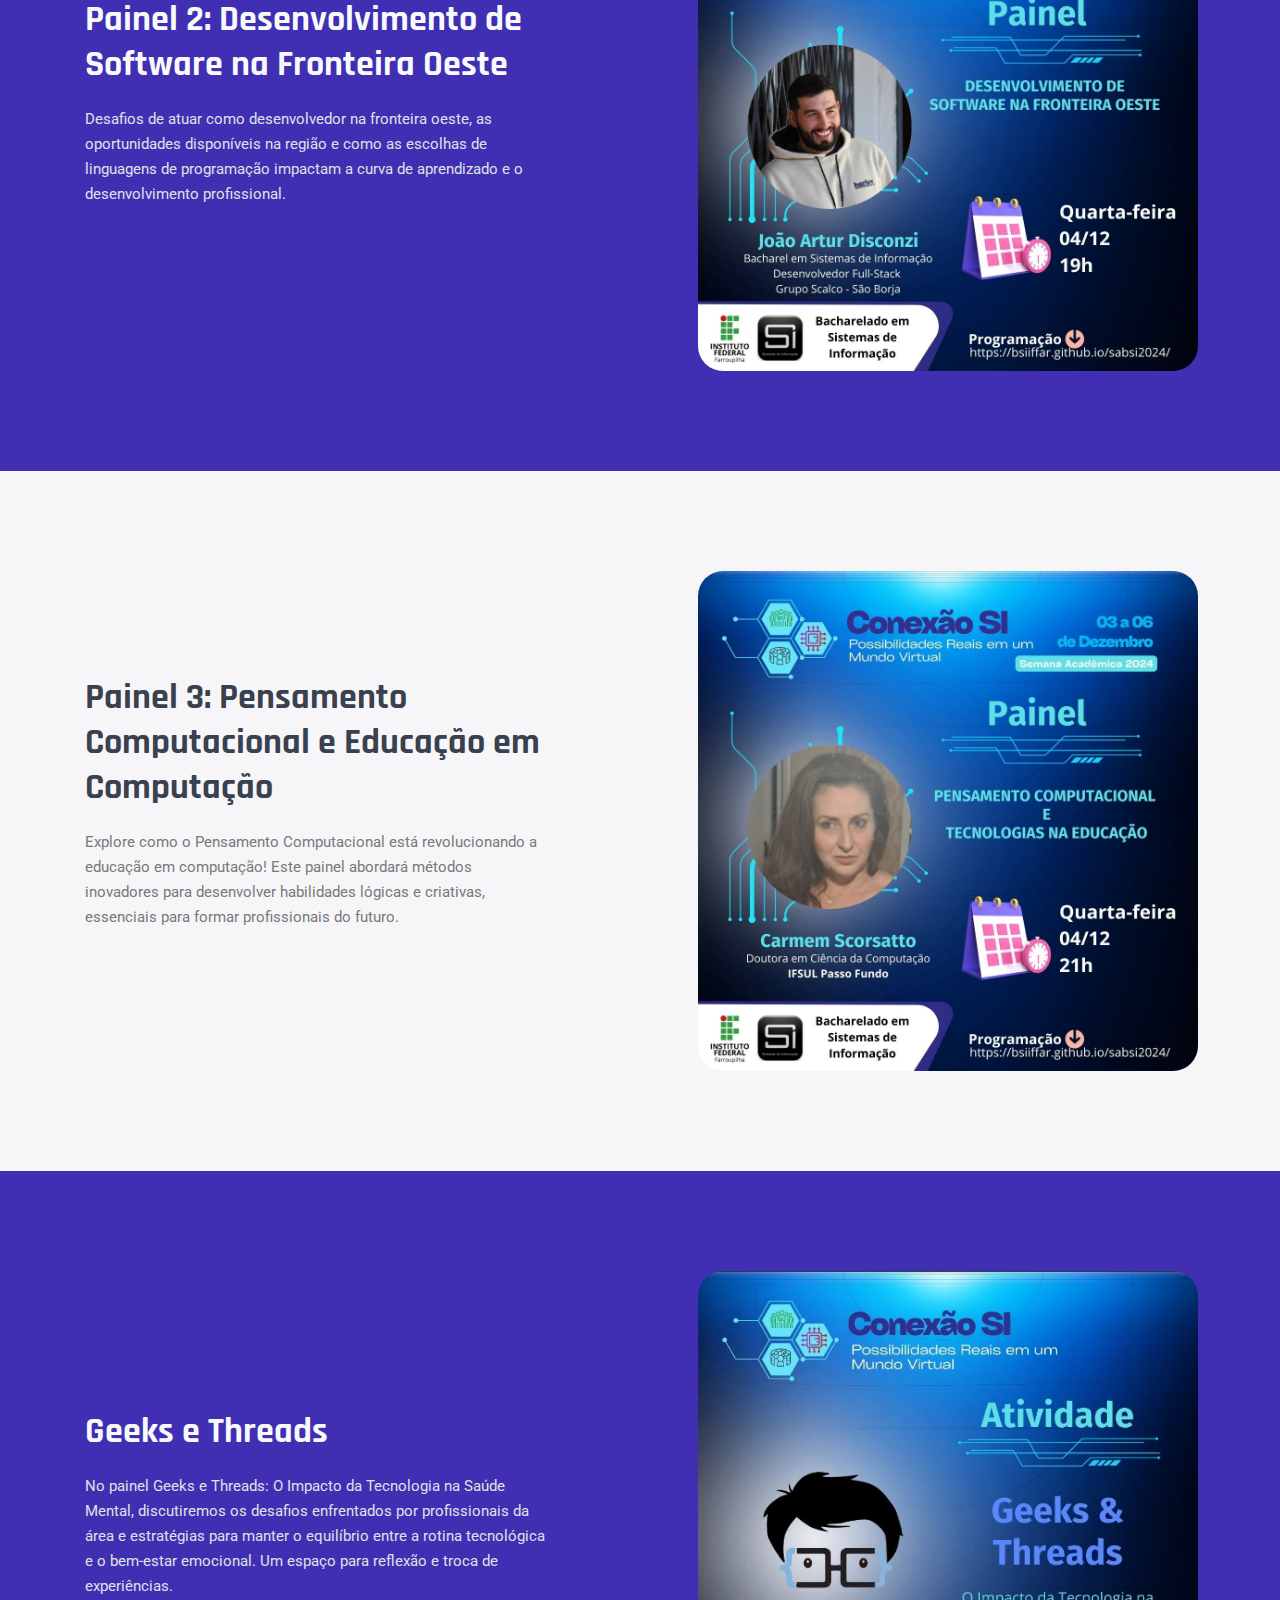
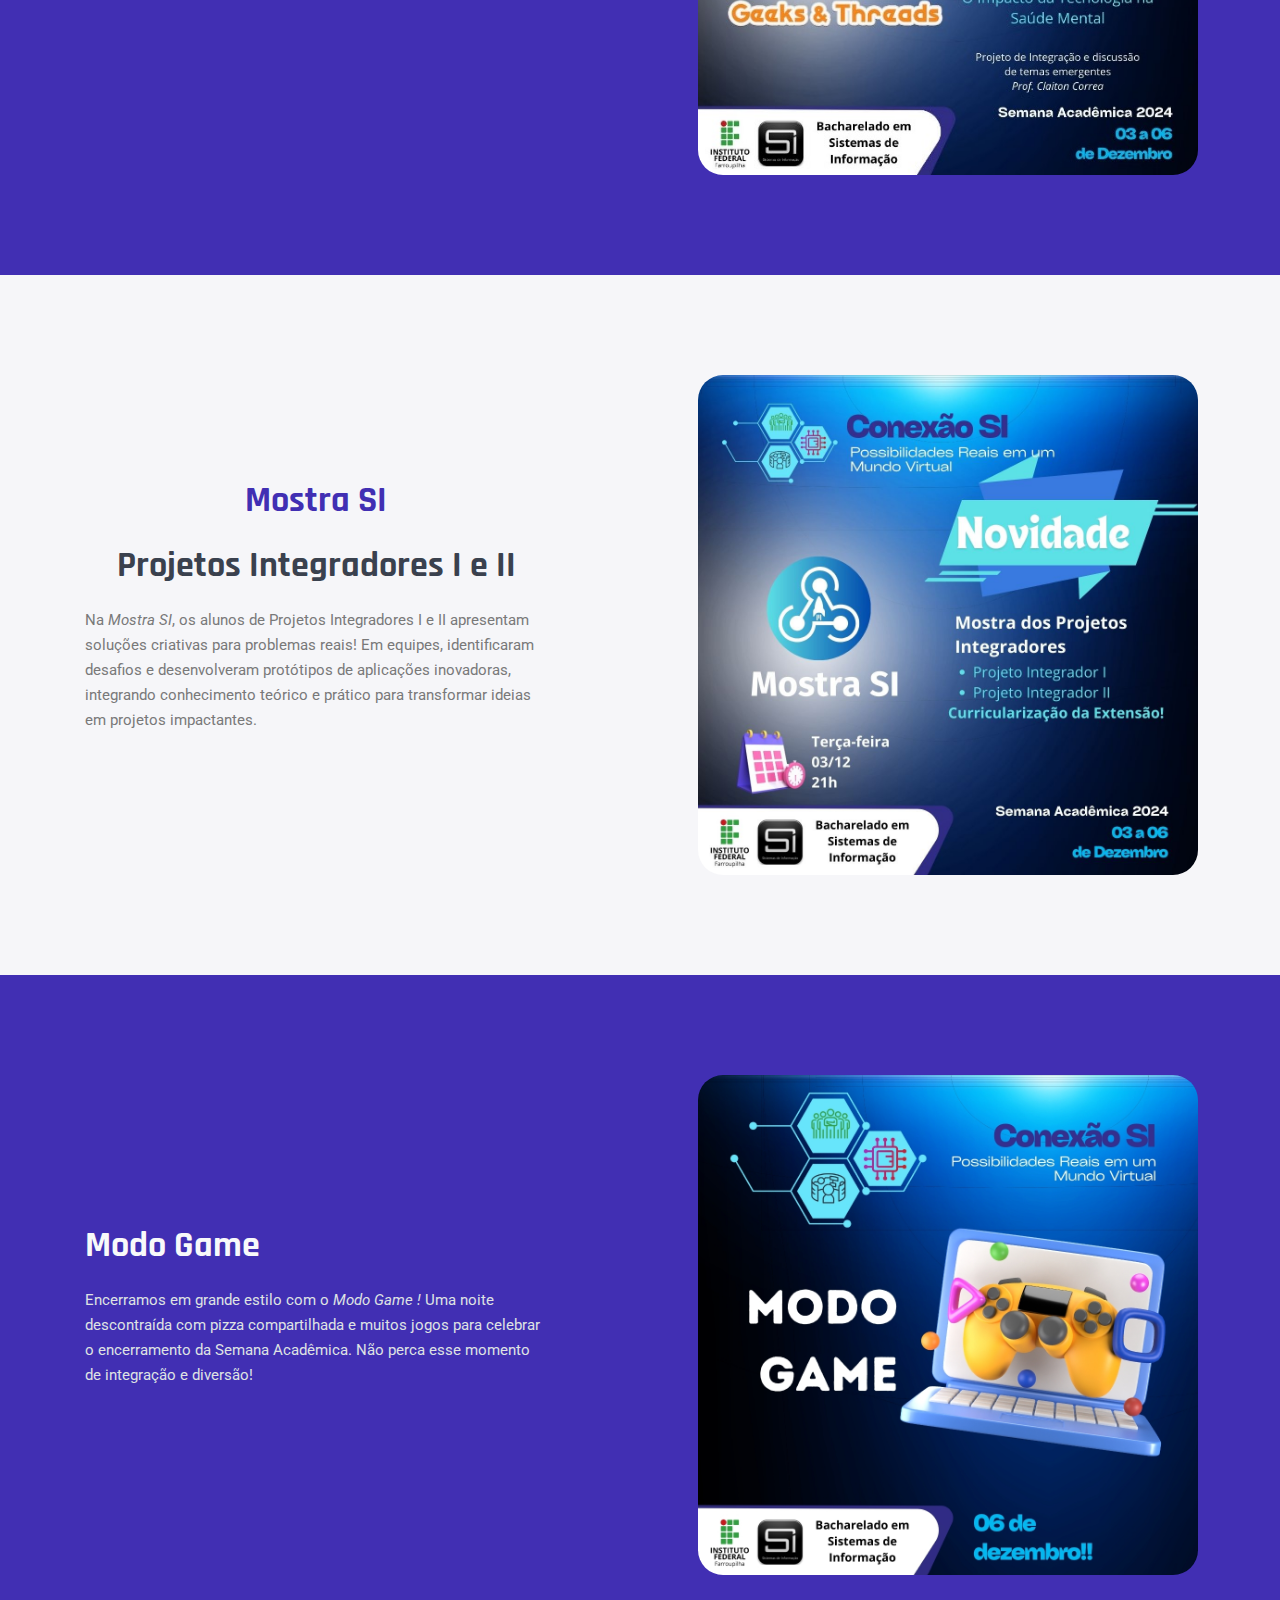
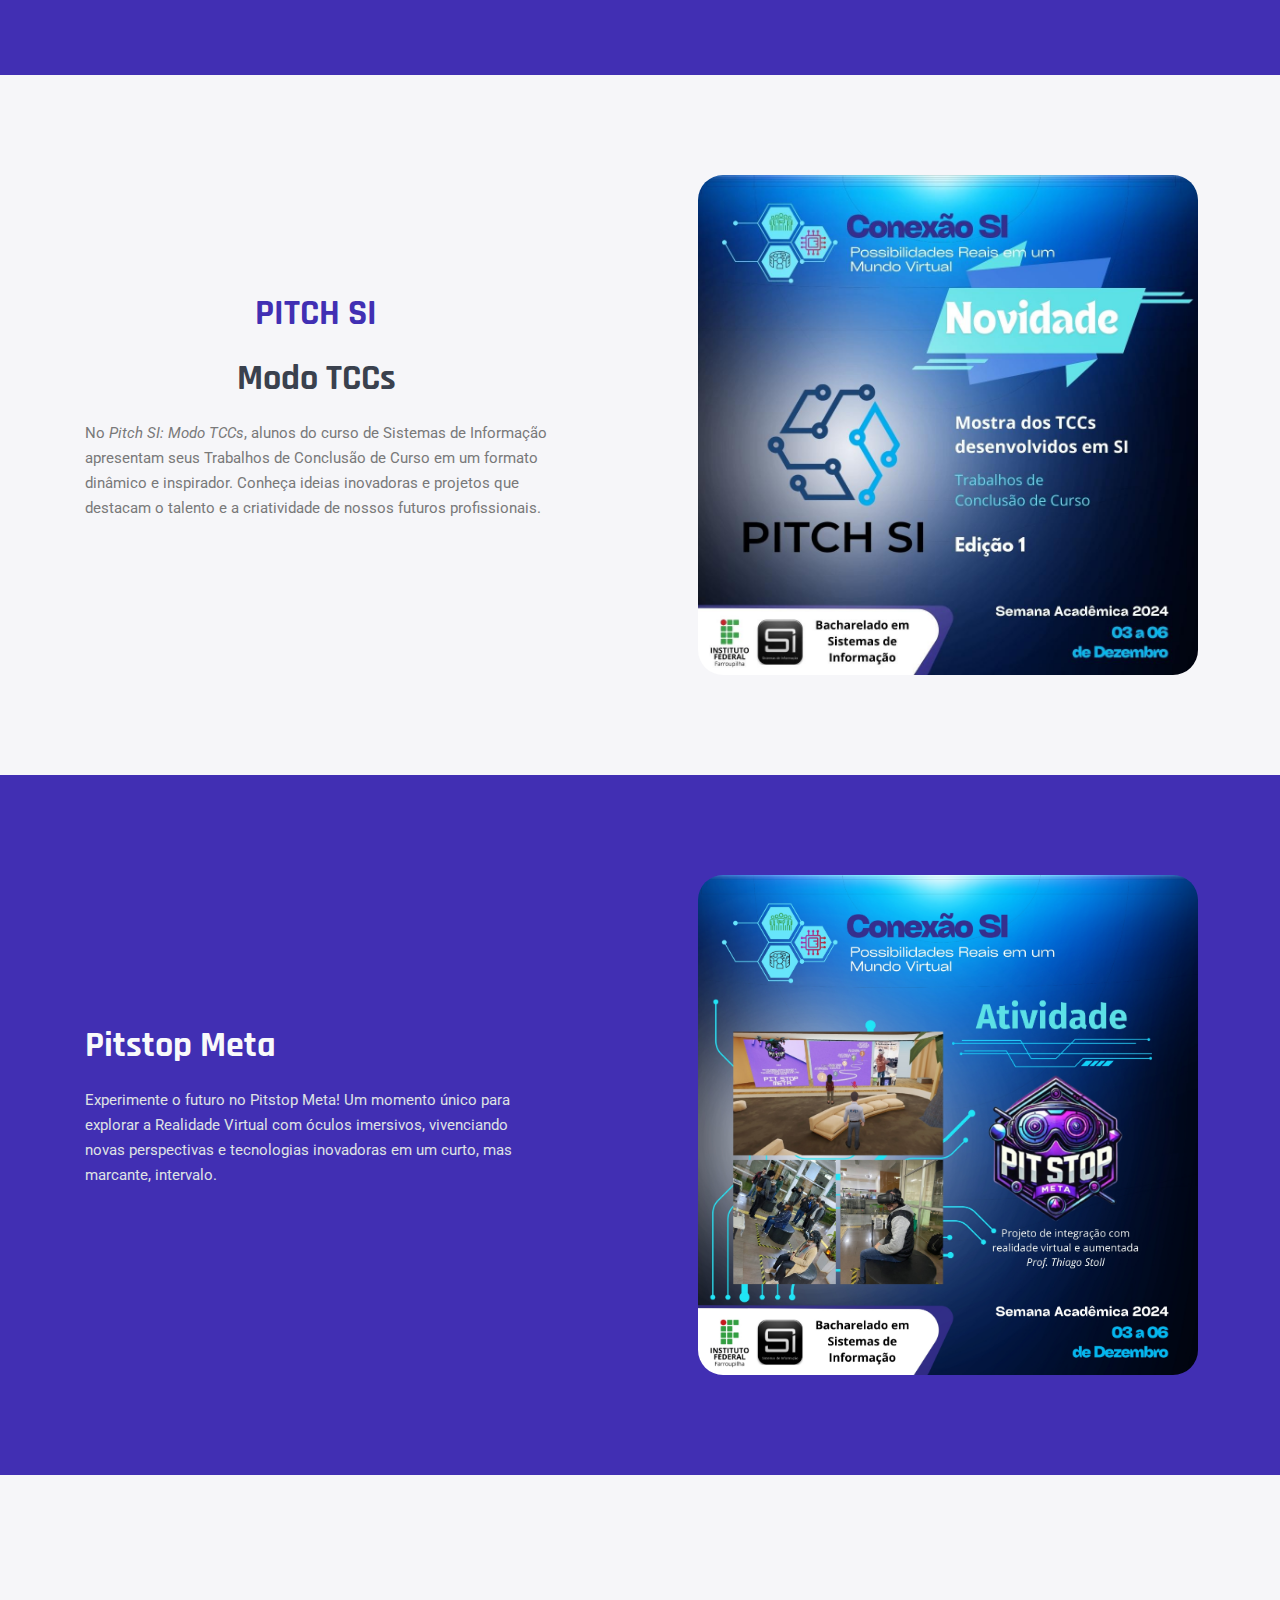
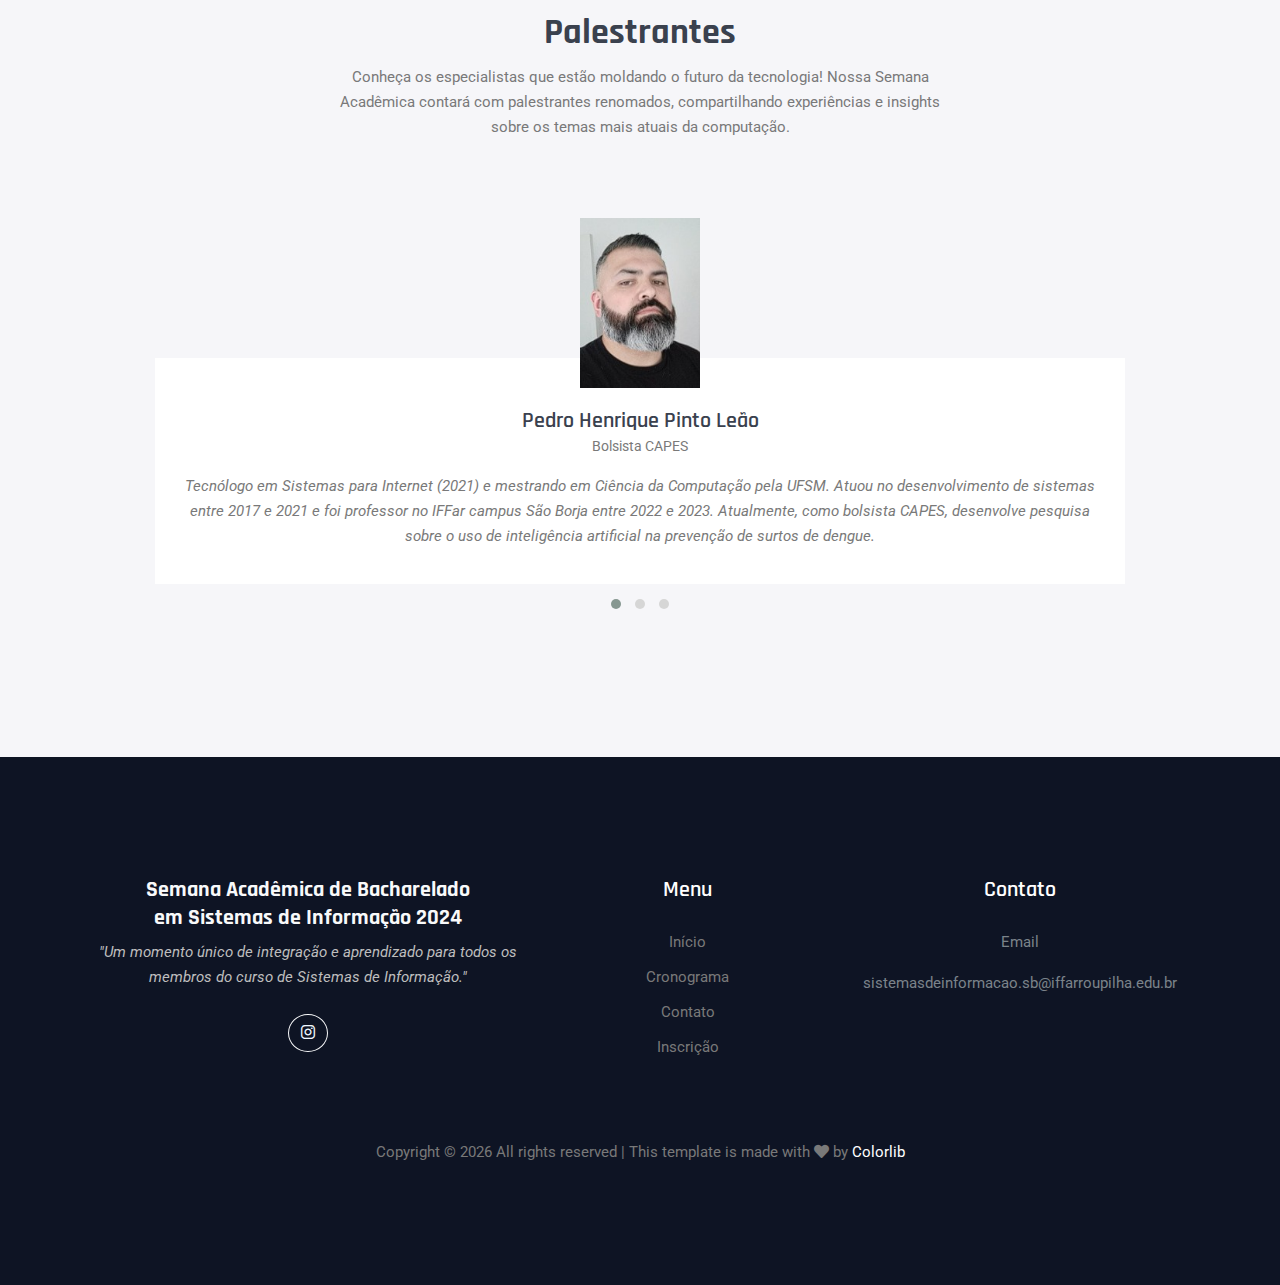
<file: index2.html>
<!DOCTYPE html>
<html lang="pt-BR">

<!-- Mirrored from preview.colorlib.com/theme/parason/#home by HTTrack Website Copier/3.x [XR&CO'2014], Thu, 24 Oct 2024 21:54:08 GMT -->

<head>
  <meta charset="UTF-8">
  <meta name="viewport" content="width=device-width, initial-scale=1.0">
  <meta http-equiv="X-UA-Compatible" content="ie=edge">
  <title>Semana Acadêmica BSI</title>
  <link rel="icon" href="img/Fevicon.png" type="image/png">

  <link rel="stylesheet" href="vendors/bootstrap/bootstrap.min.css">
  <link rel="stylesheet" href="vendors/fontawesome/css/all.min.css">
  <link rel="stylesheet" href="vendors/themify-icons/themify-icons.css">
  <link rel="stylesheet" href="vendors/linericon/style.css">
  <link rel="stylesheet" href="vendors/owl-carousel/owl.theme.default.min.css">
  <link rel="stylesheet" href="vendors/owl-carousel/owl.carousel.min.css">

  <link rel="stylesheet" href="css/style.css">
</head>

<body>
  <!--================Header Menu Area =================-->
  <header class="header_area">
    <div class="main_menu">
      <nav class="navbar navbar-expand-lg navbar-light">
        <div class="container box_1620">
          <!-- Brand and toggle get grouped for better mobile display -->
          <a class="navbar-brand logo_h" href="/">
            <h2 class="titulo_cabecalho">Semana Acadêmica BSI 2024</h2>
          </a>
          <button class="navbar-toggler" type="button" data-toggle="collapse" data-target="#navbarSupportedContent"
            aria-controls="navbarSupportedContent" aria-expanded="false" aria-label="Toggle navigation">
            <span class="icon-bar"></span>
            <span class="icon-bar"></span>
            <span class="icon-bar"></span>
          </button>
          <!-- Collect the nav links, forms, and other content for toggling -->
          <div class="collapse navbar-collapse offset" id="navbarSupportedContent">
            <ul class="nav navbar-nav menu_nav justify-content-end">
              <li class="nav-item active"><a class="nav-link" href="#home">Início</a></li>
              <li class="nav-item"><a class="nav-link" href="#cronograma">Cronograma</a></li>
              <li class="nav-item"><a class="nav-link" href="#rodape">Contato</a></li>
            </ul>

            <ul class="navbar-right">
              <li class="nav-item">
                <button class="button button-header bg"><a href="http://bookline.iffarroupilha.edu.br/site/sabsi2024"
                    target="_blank" class="text-dark">Inscrição</a></button>
              </li>
            </ul>
          </div>
        </div>
      </nav>
    </div>
  </header>
  <!--================Header Menu Area =================-->


  <main class="side-main">
    <!--================ Banner start =================-->
    <section id="home" class="hero-banner mb-30px">
      <div class="container">
        <div class="row">
          <div class="col-lg-7">
            <div class="hero-banner__img">
              <img class="img-fluid" src="img/banner/logo_completo_SABSI2024.png" alt="">
            </div>
          </div>
          <div class="col-lg-5 pt-5">
            <div class="hero-banner__content">
              <h1>Semana Acadêmica de Bacharelado em Sistemas de Informação 2024</h1>
              <p>Participe de uma jornada de conhecimento e inovação! A Semana Acadêmica do Bacharelado em Sistemas de
                Informação traz palestras e painéis com especialistas da área.</p>
              <button class="button button-header bg"><a href="http://bookline.iffarroupilha.edu.br/site/sabsi2024"
                  class="text-dark" target="_blank">Inscrição</a></button>
            </div>
          </div>
        </div>
      </div>
    </section>
    <!--================ Banner end =================-->

    <!--================ Cronograma Semana SABSI start =================-->
    <section class="section-margin" id="cronograma">
      <div class="container">
        <div class="section-intro pb-85px text-center">
          <h1 class="section-intro__title">Cronograma</h1>
          <p class="section-intro__subtitle">De 3 a 6 de dezembro, participe da Semana Acadêmica de Sistemas de
            Informação! Serão quatro dias de palestras, workshops e atividades especiais para você se conectar e
            expandir seus conhecimentos.</p>
        </div>

        <div class="container">
          <div class="row">
            <div class="col-md-6  col-lg-3 mb-3 mb-lg-0">
              <div class="card esp text-center card-pricing">
                <div class="card-pricing__header">
                  <h1 class="data_eve">03/12</h1>
                  <p><b>Terça-Feira</b></p>
                </div>
                <div class="card-pricing__list esp1">
                  <h5 class="data_eve"><b><a href="#banner1">Painel 1</a></b></h5>
                  <p>Inteligência Artificial e
                    suas aplicações</p>
                  <p><i>(19:00 - 20:30)</i></p>
                </div>

                <div class="card-pricing__list esp2">
                  <h5 class="data_eve"><b>Coffee-Break</b></h5>

                  <p><i>(20:30 - 21:00)</i></p>
                </div>
                <div class="card-pricing__footer ">
                  <h5 class="data_eve"><b><a href="#mostrasi">Mostra SI</a></b></h5>
                  <p>Projetos Integradores</p>
                  <p><i>(21:00 - 22:00)</i></p>
                </div>
              </div>
            </div>

            <div class="col-md-6  col-lg-3 mb-3 mb-lg-0">
              <div class="card esp text-center card-pricing">
                <div class="card-pricing__header">
                  <h1 class="data_eve">04/12</h1>
                  <p><b>Quarta-Feira</b></p>
                </div>
                <div class="card-pricing__list esp1">
                  <h5 class="data_eve"><b><a href="#banner2">Painel 2</a></b></h5>
                  <p>Desenvolvimento de Software na Fronteira Oeste</p>
                  <p><i>(19:00 - 20:30)</i></p>
                </div>

                <div class="card-pricing__list esp2">
                  <h5 class="data_eve"><b>Coffee-Break</b></h5>
                  <p>Pitstop Meta</p>
                  <p><i>(20:30 - 21:00)</i></p>
                </div>
                <div class="card-pricing__footer ">
                  <h5 class="data_eve"><b><a href="#banner3">Painel 3</a></b></h5>
                  <p>Pensamento Computacional e Educação em Computação</p>
                  <p><i>(21:00 - 22:00)</i></p>
                </div>
              </div>
            </div>

            <div class="col-md-6  col-lg-3 mb-3 mb-lg-0">

              <div class="card esp text-center card-pricing">
                <div class="card-pricing__header">
                  <h1 class="data_eve">05/12</h1>
                  <p><b>Terça-Feira</b></p>
                </div>
                <div class="card-pricing__list esp1">
                  <h5 class="data_eve"><b><a href="#pitchsi">Pitch SI</a></b></h5>
                  <p>Modo TCCs</p>
                  <p><i>(19:00 - 20:00)</i></p>
                </div>

                <div class="card-pricing__list esp2">
                  <h5 class="data_eve"><b>Coffee-Break</b></h5>

                  <p><i>(20:00 - 20:30)</i></p>
                </div>
                <div class="card-pricing__footer ">
                  <h5 class="data_eve"><b><a href="#geeksthreads">Geeks e Threads</a></b></h5>
                  <p>O Impacto da Tecnologia na Saúde Mental</p>
                  <p><i>(20:30 - 22:00)</i></p>
                </div>
              </div>
            </div>

            <div class="col-md-6  col-lg-3 mb-3 mb-lg-0">
              <div class="card esp text-center card-pricing">
                <div class="card-pricing__header">
                  <h1 class="data_eve">06/12</h1>
                  <p><b>Sexta-Feira</b></p>
                </div>
                <div class="center">
                  <div>
                    <h5 class="data_eve mt-5"><b><a href="modogame">Modo Game</a></b></h5>
                    <p>Pizza Compartilhada</p>
                    <p><i>(19:00 - 22:00)</i></p>
                  </div>

                </div>
              </div>
            </div>
          </div>
        </div>
      </div>
    </section>
    <!--================ Cronograma Semana SABSI end =================-->

    <!--================ Painel 1 start =================-->
    <section class="section-padding--small bg-magnolia" id="banner1">
      <div class="container">
        <div class="row no-gutters align-items-center">
          <div class="col-md-5 mb-5 mb-md-0">
            <div class="about__content">
              <h2>Painel 1: Inteligência Artificial e suas aplicações</h2>
              <p>Descubra como a Inteligência Artificial está transformando o mundo! No Painel 1, exploraremos esse tema
                fascinante e discutiremos suas possibilidades e impactos no presente e no futuro."</p>
              <!-- <a class="button button-light" href="#pedroleao">Palestrante</a>-->
            </div>
          </div>
          <div class="col-md-7">
            <div class="about__img">
              <img class="img-fluid img-1" src="img/testimonial/9_pedro.jpg" alt="">
            </div>
          </div>
        </div>
      </div>
    </section>
    <!--================ Painel 1 end =================-->

    <!--================ Painel 2 start =================-->
    <section class="section-padding--small" style="background-color: #412fb3;" id="banner2">
      <div class="container">
        <div class="row no-gutters align-items-center">
          <div class="col-md-5 mb-3 mb-md-0">
            <div class="about__content">
              <h2 class="text-light">Painel 2: Desenvolvimento de Software na Fronteira Oeste</h2>
              <p style="color: rgb(223, 226, 228);">Desafios de atuar como desenvolvedor na fronteira oeste, as
                oportunidades disponíveis na região e como
                as escolhas de linguagens de programação impactam a curva de aprendizado e o desenvolvimento
                profissional.
              </p>
              <!--<a class="button button-light text-light border border-light" href="#palestrante">Palestrante</a>-->
            </div>
          </div>
          <div class="col-md-7">
            <div class="about__img">
              <img class="img-fluid img-1" src="img/testimonial/3_Painel_joão.jpg" alt="">
            </div>
          </div>
        </div>
      </div>
    </section>
    <!--================ Painel 2 end =================-->

    <!--================ Painel 3 start =================-->
    <section class="section-padding--small bg-magnolia" id="banner3">
      <div class="container">
        <div class="row no-gutters align-items-center">
          <div class="col-md-5 mb-5 mb-md-0">
            <div class="about__content">
              <h2>Painel 3: Pensamento Computacional e Educação em Computação</h2>
              <p>Explore como o Pensamento Computacional está revolucionando a educação em computação! Este painel
                abordará métodos inovadores para desenvolver habilidades lógicas e criativas, essenciais para formar
                profissionais do futuro.</p>
              <!-- <a class="button button-light" href="#pedroleao">Palestrante</a>-->
            </div>
          </div>
          <div class="col-md-7">
            <div class="about__img">
              <img class="img-fluid img-1" src="img/testimonial/4_painel_carmem.jpg" alt="">
            </div>
          </div>
        </div>
      </div>
    </section>
    <!--================ Painel 3 end =================-->

    <!--================ Geeks e Threads start =================-->
    <section class="section-padding--small" style="background-color: #412fb3;" id="geeksthreads">
      <div class="container">
        <div class="row no-gutters align-items-center">
          <div class="col-md-5 mb-3 mb-md-0">
            <div class="about__content">
              <h2 class="text-light">Geeks e Threads</h2>
              <p style="color: rgb(223, 226, 228);">No painel Geeks e Threads: O Impacto da Tecnologia na Saúde Mental,
                discutiremos os desafios enfrentados por profissionais da área e estratégias para manter o equilíbrio
                entre a rotina tecnológica e o bem-estar emocional. Um espaço para reflexão e troca de experiências.
              </p>
              <!--<a class="button button-light text-light border border-light" href="#palestrante">Palestrante</a>-->
            </div>
          </div>
          <div class="col-md-7">
            <div class="about__img">
              <img class="img-fluid img-1" src="img/testimonial/geeksthreads.jpg" alt="">
            </div>
          </div>
        </div>
      </div>
    </section>
    <!--================ Painel 2 end =================-->

    <!--================ Mostra SI start =================-->
    <section class="section-padding--small bg-magnolia" id="banner3">
      <div class="container">
        <div class="row no-gutters align-items-center">
          <div class="col-md-5 mb-5 mb-md-0">
            <div class="about__content">
              <h2 class="text-center"><strong style="color: #412fb3;">Mostra SI</strong></h2>
              <h2 class="text-center">Projetos Integradores I e II</h2>
              <p>Na <i>Mostra SI</i>, os alunos de Projetos Integradores I e II apresentam soluções criativas para
                problemas
                reais! Em equipes, identificaram desafios e desenvolveram protótipos de aplicações inovadoras,
                integrando conhecimento teórico e prático para transformar ideias em projetos impactantes.</p>
              <!-- <a class="button button-light" href="#pedroleao">Palestrante</a>-->
            </div>
          </div>
          <div class="col-md-7">
            <div class="about__img">
              <img class="img-fluid img-1" src="img/testimonial/MostraSi.jpg" alt="">
            </div>
          </div>
        </div>
      </div>
    </section>
    <!--================ Mostra SI end =================-->

    <!--================ Geeks e Threads start =================-->
    <section class="section-padding--small" style="background-color: #412fb3;" id="banner2">
      <div class="container">
        <div class="row no-gutters align-items-center">
          <div class="col-md-5 mb-3 mb-md-0">
            <div class="about__content">
              <h2 class="text-light">Modo Game</h2>
              <p style="color: #dfe2e4;">Encerramos em grande estilo com o <i>Modo Game !</i> Uma noite descontraída
                com pizza compartilhada e muitos jogos para celebrar o encerramento da Semana Acadêmica. Não perca esse
                momento de integração e diversão!
              </p>
              <!--<a class="button button-light text-light border border-light" href="#palestrante">Palestrante</a>-->
            </div>
          </div>
          <div class="col-md-7">
            <div class="about__img">
              <img class="img-fluid img-1" src="img/testimonial/8_modo_game.jpg" alt="">
            </div>
          </div>
        </div>
      </div>
    </section>
    <!--================ Painel 2 end =================-->

    <!--================ Mostra SI start =================-->
    <section class="section-padding--small bg-magnolia" id="pitchsi">
      <div class="container">
        <div class="row no-gutters align-items-center">
          <div class="col-md-5 mb-5 mb-md-0">
            <div class="about__content">
              <h2 class="text-center"><strong style="color: #412fb3;">PITCH SI</strong></h2>
              <h2 class="text-center">Modo TCCs</h2>
              <p>No <i>Pitch SI: Modo TCCs</i>, alunos do curso de Sistemas de Informação apresentam seus Trabalhos de
                Conclusão de Curso em um formato dinâmico e inspirador. Conheça ideias inovadoras e projetos que
                destacam o talento e a criatividade de nossos futuros profissionais.</p>
              <!-- <a class="button button-light" href="#pedroleao">Palestrante</a>-->
            </div>
          </div>
          <div class="col-md-7">
            <div class="about__img">
              <img class="img-fluid img-1" src="img/testimonial/modotcc.jpg" alt="">
            </div>
          </div>
        </div>
      </div>
    </section>
    <!--================ Mostra SI end =================-->

    <!--================ Geeks e Threads start =================-->
    <section class="section-padding--small" style="background-color: #412fb3;" id="banner2">
      <div class="container">
        <div class="row no-gutters align-items-center">
          <div class="col-md-5 mb-3 mb-md-0">
            <div class="about__content">
              <h2 class="text-light">Pitstop Meta</h2>
              <p style="color: #dfe2e4;">Experimente o futuro no Pitstop Meta! Um momento único para explorar a
                Realidade Virtual com óculos imersivos, vivenciando novas perspectivas e tecnologias inovadoras em um
                curto, mas marcante, intervalo.
              </p>
              <!--<a class="button button-light text-light border border-light" href="#palestrante">Palestrante</a>-->
            </div>
          </div>
          <div class="col-md-7">
            <div class="about__img">
              <img class="img-fluid img-1" src="img/testimonial/7_Pitstop_meta_SABSI.jpg" alt="">
            </div>
          </div>
        </div>
      </div>
    </section>
    <!--================ Painel 2 end =================-->

    <!--================ Section Palestrantes start =================-->
    <section class="section-padding bg-magnolia">
      <div class="container">
        <div class="section-intro pb-5 text-center">
          <h2 class="section-intro__title">Palestrantes</h2>
          <p class="section-intro__subtitle">Conheça os especialistas que estão moldando o futuro da tecnologia! Nossa
            Semana Acadêmica contará com palestrantes renomados, compartilhando experiências e insights sobre os temas
            mais atuais da computação. </p>
        </div>

        <div class="owl-carousel owl-theme testimonial">
          <div class="testimonial__item text-center">
            <div class="testimonial__img" style="margin-bottom: 50px;">
              <img src="img/testimonial/palestrante1.jpg" alt="">
            </div>
            <div class="testimonial__content">
              <h3>Pedro Henrique Pinto Leão</h3>
              <p>Bolsista CAPES</p>
              <p class="testimonial__i">Tecnólogo em Sistemas para Internet (2021) e mestrando em Ciência da Computação
                pela UFSM. Atuou no desenvolvimento de sistemas entre 2017 e 2021 e foi professor no IFFar campus São
                Borja entre 2022 e 2023. Atualmente, como bolsista CAPES, desenvolve pesquisa sobre o uso de
                inteligência artificial na prevenção de surtos de dengue.</p>
            </div>
          </div>
          <div class="testimonial__item text-center">
            <div class="testimonial__img">
              <img src="img/testimonial/palestrante2.jpg" alt="">
            </div>
            <div class="testimonial__content">
              <h3>João Artur Disconzi</h3>
              <p>Desenvolvedor Full Stack</p>
              <p class="testimonial__i">Bacharel em Sistemas de Informação pelo IFFar-SB, é desenvolvedor Full Stack com
                mais de 4 anos de experiência, especializado em Java e com domínio de tecnologias como Groovy, Grails,
                Spring Boot e AWS. Ao longo da carreira, evoluiu de desenvolvedor individual para líder de equipe,
                coordenando projetos em múltiplas frentes e utilizando uma ampla variedade de linguagens de programação.
              </p>
            </div>
          </div>
          <div class="testimonial__item text-center" id="pedroleao">
            <div class="testimonial__img">
              <img src="img/testimonial/palestrante3.jpg" alt="">
            </div>
            <div class="testimonial__content">
              <h3>Carmem Scorsatto </h3>
              <p>Docente IFSUL - Campus Passo Fundo</p>
              <p class="testimonial__i">Possui graduação em Ciência da Computação pela Universidade de Passo Fundo (UPF,
                1997), especialização em Análise e Desenvolvimento de Sistemas para Web (UPF, 2002), mestrado em
                Educação (UPF, 2016) e doutorado em Ciência da Computação pela PUCRS, com foco em Interação
                Humano-Computador (2023). Atuou no desenvolvimento de sistemas entre 1996 e 2008 e foi professora na UPF
                de 2002 a 2008. Atualmente, é docente no Instituto Federal Sul-Rio-Grandense - Campus Passo Fundo,
                lecionando nos cursos de Ciência da Computação e Técnico em Informática.</p>
            </div>
          </div>
        </div>
      </div>
    </section>
    <!--================ Section Palestrantes end =================-->
  </main>


  <!-- ================ start footer Area ================= -->
  <footer class="footer-area section-gap" id="rodape">
    <div class="container">

      <div class="row">
        <div class="col-xl-5 col-sm-6 mb-4 mb-xl-0 single-footer-widget">
          <h3 class="text-center mx-5 text-light" style="font-weight: 700;">Semana Acadêmica de Bacharelado em Sistemas
            de Informação 2024</h3>
          <p class="text-center" style="color: #bebebe; font-style: italic;">"Um momento único de integração e
            aprendizado para todos os membros do curso de Sistemas de Informação."</p>
          <div style="display: flex; justify-content: center; align-items: center;">
            <div class="text-center border border-light m-2 btn" style="border-radius: 100%;">
              <a href="https://www.instagram.com/bsi_iffarsb/"><i class="fab fa-instagram"
                  style="color: aliceblue;"></i></a>
            </div>
          </div>


        </div>
        <div class="col-xl-3 col-sm-6 mb-4 mb-xl-0 text-center single-footer-widget">
          <h4>Menu</h4>
          <ul>
            <li><a href="#home">Início</a></li>
            <li><a href="#cronograma">Cronograma</a></li>
            <li><a href="#rodape">Contato</a></li>
            <li><a href="http://bookline.iffarroupilha.edu.br/site/sabsi2024" target="_blank">Inscrição</a></li>
          </ul>
        </div>
        <div class="col-xl-4 col-sm-6 mb-4 mb-xl-0 text-center single-footer-widget">
          <h4>Contato</h4>
          <p>Email</p>
          <p>sistemasdeinformacao.sb@iffarroupilha.edu.br</p>
        </div>

      </div>
      <div class="footer-bottom row align-items-center text-center"
        style="display: flex; align-items: center; justify-content: center;">
        <p class="footer-text m-0 col-lg-8 col-md-12 text-center">
          <!-- Link back to Colorlib can't be removed. Template is licensed under CC BY 3.0. -->
          Copyright &copy;
          <script>document.write(new Date().getFullYear());</script> All rights reserved | This template is made with <i
            class="fa fa-heart" aria-hidden="true"></i> by <a href="https://colorlib.com/" target="_blank">Colorlib</a>
          <!-- Link back to Colorlib can't be removed. Template is licensed under CC BY 3.0. -->
        </p>
      </div>
    </div>
  </footer>
  <!-- ================ End footer Area ================= -->

  <script src="vendors/jquery/jquery-3.2.1.min.js"></script>
  <script src="vendors/bootstrap/bootstrap.bundle.min.js"></script>
  <script src="vendors/owl-carousel/owl.carousel.min.js"></script>
  <script src="js/jquery.ajaxchimp.min.js"></script>
  <script src="js/mail-script.js"></script>
  <script src="js/main.js"></script>

  <!-- Global site tag (gtag.js) - Google Analytics -->
  <script async src="https://www.googletagmanager.com/gtag/js?id=UA-23581568-13"></script>
  <script>
    window.dataLayer = window.dataLayer || [];
    function gtag() { dataLayer.push(arguments); }
    gtag('js', new Date());

    gtag('config', 'UA-23581568-13');
  </script>

  <script defer src="https://static.cloudflareinsights.com/beacon.min.js/vcd15cbe7772f49c399c6a5babf22c1241717689176015"
    integrity="sha512-ZpsOmlRQV6y907TI0dKBHq9Md29nnaEIPlkf84rnaERnq6zvWvPUqr2ft8M1aS28oN72PdrCzSjY4U6VaAw1EQ=="
    data-cf-beacon='{"rayId":"8d7d341a9d7c01a2","version":"2024.10.3","serverTiming":{"name":{"cfExtPri":true,"cfL4":true,"cfSpeedBrain":true,"cfCacheStatus":true}},"token":"cd0b4b3a733644fc843ef0b185f98241","b":1}'
    crossorigin="anonymous"></script>
</body>

<!-- Mirrored from preview.colorlib.com/theme/parason/#home by HTTrack Website Copier/3.x [XR&CO'2014], Thu, 24 Oct 2024 21:54:21 GMT -->

</html>
</file>
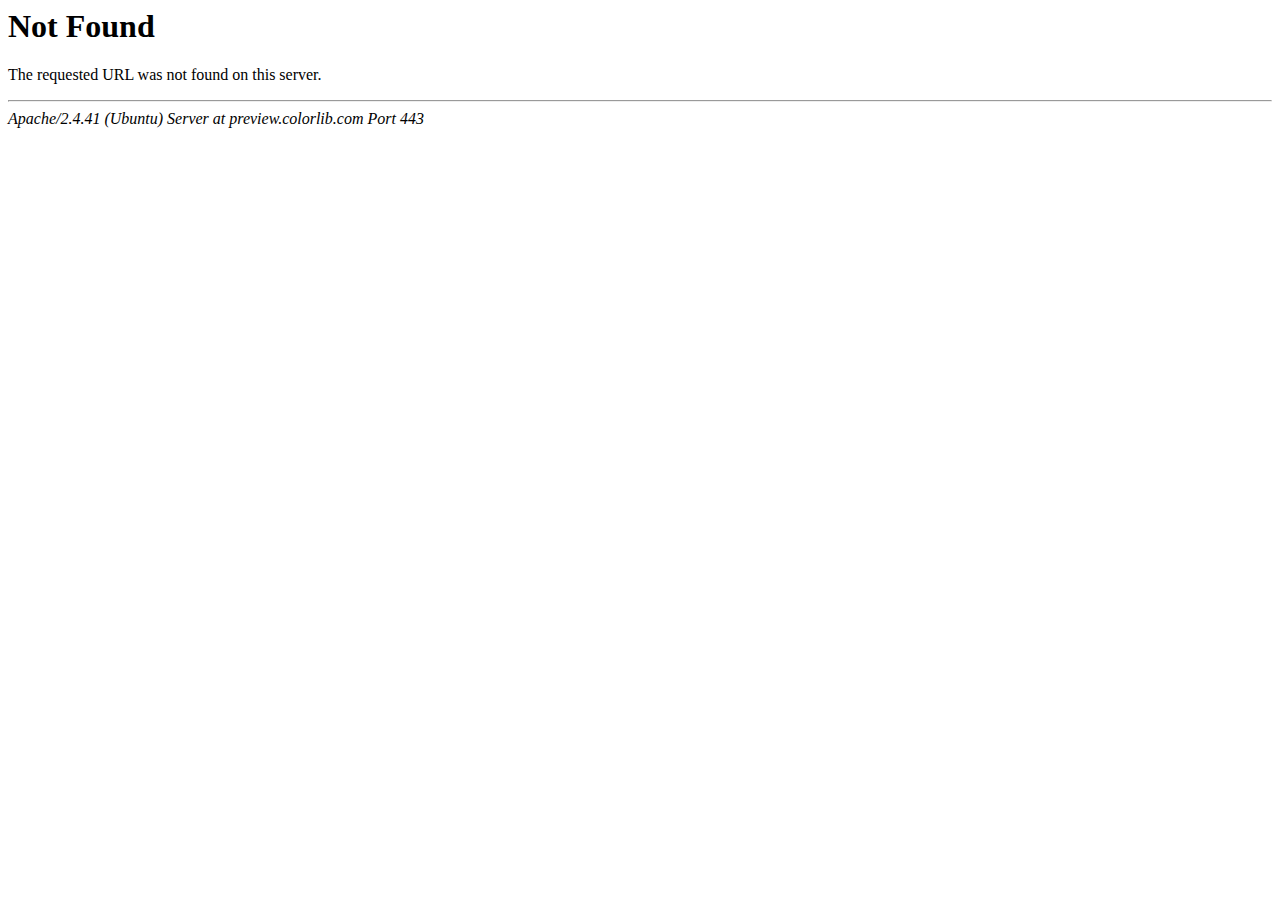
<file: vendors/owl-carousel/owl.video.play.html>
<!DOCTYPE HTML PUBLIC "-//IETF//DTD HTML 2.0//EN">
<html><head>
<title>404 Not Found</title>
</head><body>
<h1>Not Found</h1>
<p>The requested URL was not found on this server.</p>
<hr>
<address>Apache/2.4.41 (Ubuntu) Server at preview.colorlib.com Port 443</address>
<script defer src="https://static.cloudflareinsights.com/beacon.min.js/vcd15cbe7772f49c399c6a5babf22c1241717689176015" integrity="sha512-ZpsOmlRQV6y907TI0dKBHq9Md29nnaEIPlkf84rnaERnq6zvWvPUqr2ft8M1aS28oN72PdrCzSjY4U6VaAw1EQ==" data-cf-beacon='{"rayId":"8d7d34a2cd006daf","version":"2024.10.3","serverTiming":{"name":{"cfExtPri":true,"cfL4":true,"cfSpeedBrain":true,"cfCacheStatus":true}},"token":"cd0b4b3a733644fc843ef0b185f98241","b":1}' crossorigin="anonymous"></script>
</body></html>
</file>
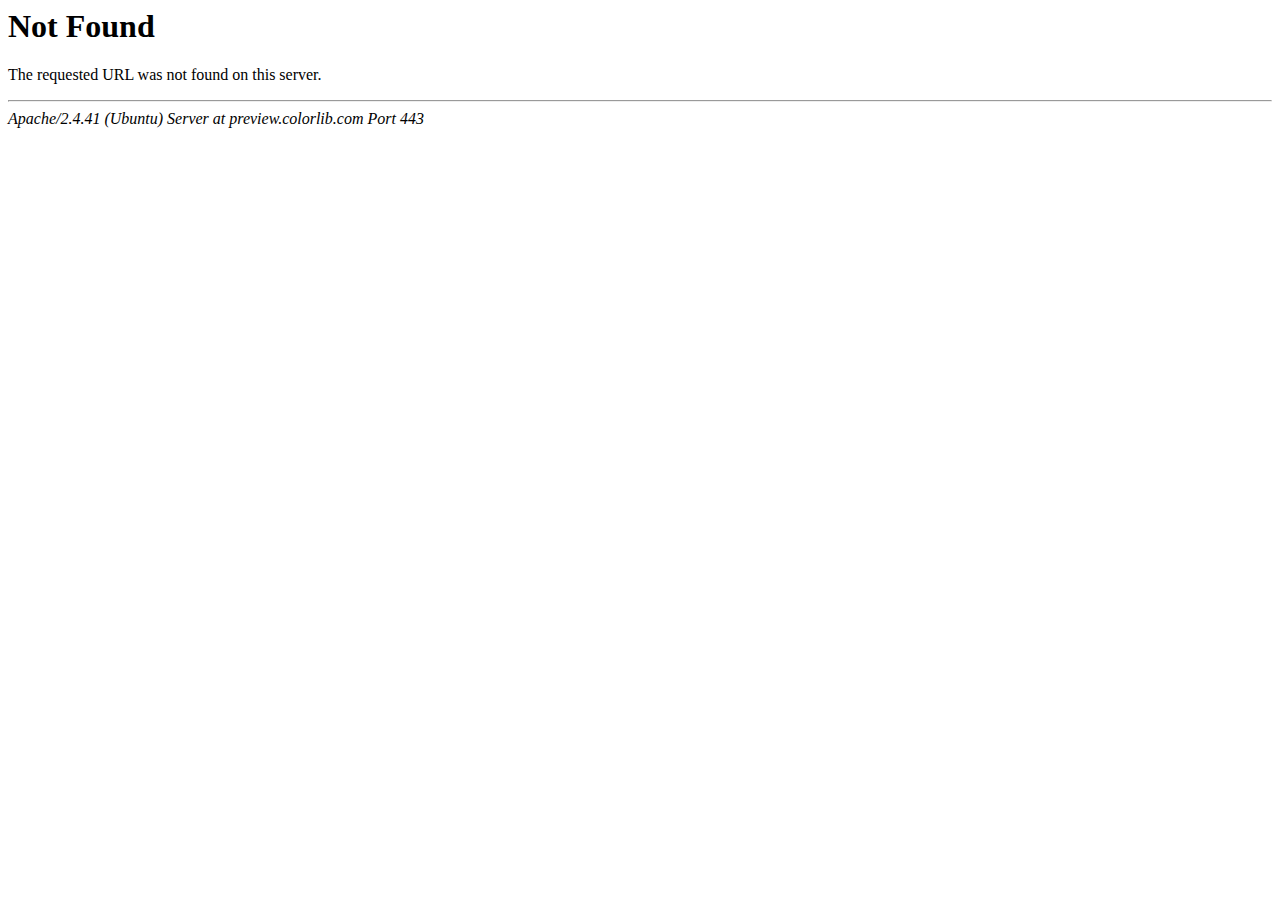
<file: vendors/fontawesome/webfonts/fa-brands-400.html>
<!DOCTYPE HTML PUBLIC "-//IETF//DTD HTML 2.0//EN">
<html><head>
<title>404 Not Found</title>
</head><body>
<h1>Not Found</h1>
<p>The requested URL was not found on this server.</p>
<hr>
<address>Apache/2.4.41 (Ubuntu) Server at preview.colorlib.com Port 443</address>
<script defer src="https://static.cloudflareinsights.com/beacon.min.js/vcd15cbe7772f49c399c6a5babf22c1241717689176015" integrity="sha512-ZpsOmlRQV6y907TI0dKBHq9Md29nnaEIPlkf84rnaERnq6zvWvPUqr2ft8M1aS28oN72PdrCzSjY4U6VaAw1EQ==" data-cf-beacon='{"rayId":"8d7d347ed8ca6daf","version":"2024.10.3","serverTiming":{"name":{"cfExtPri":true,"cfL4":true,"cfSpeedBrain":true,"cfCacheStatus":true}},"token":"cd0b4b3a733644fc843ef0b185f98241","b":1}' crossorigin="anonymous"></script>
</body></html>
</file>
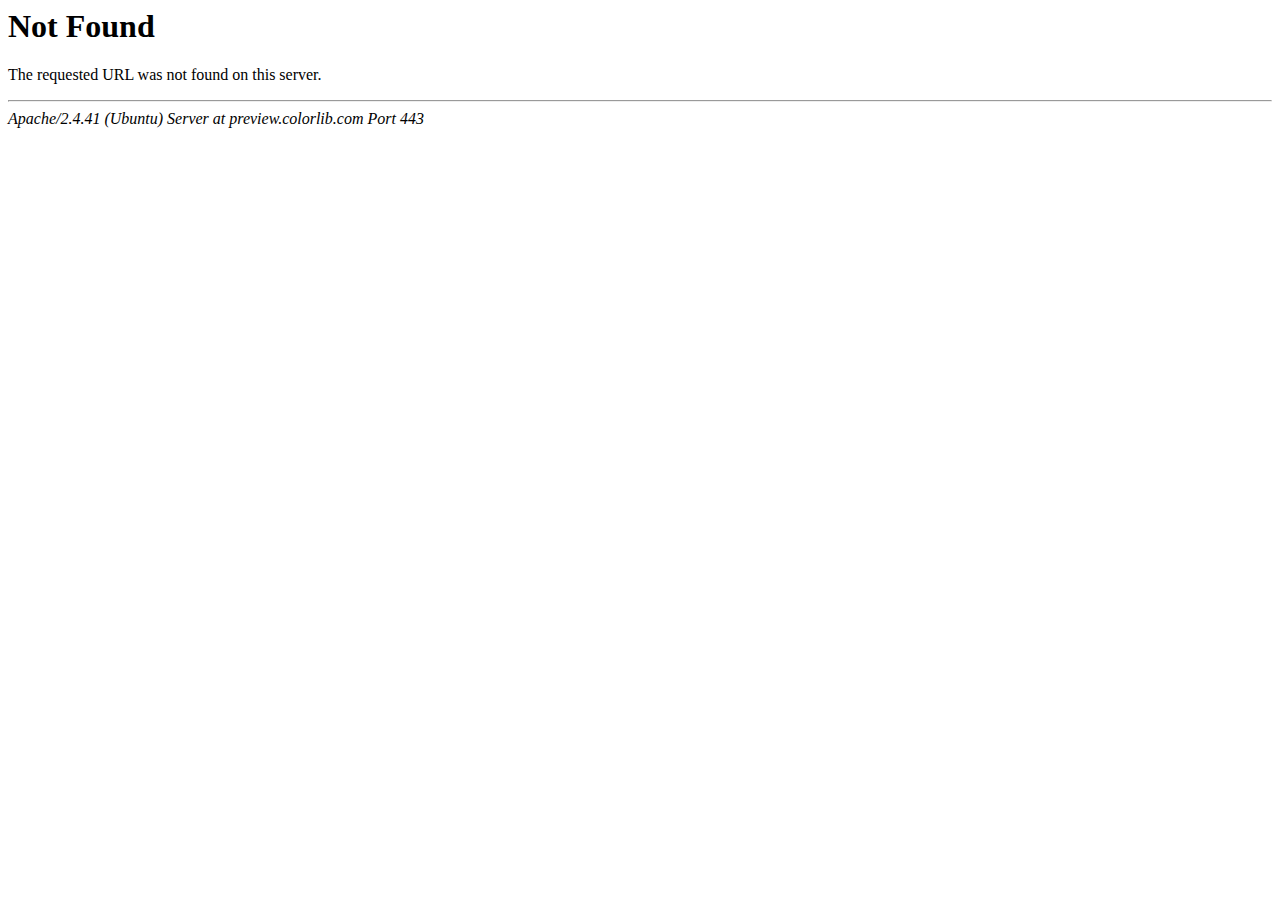
<file: vendors/fontawesome/webfonts/fa-regular-400.html>
<!DOCTYPE HTML PUBLIC "-//IETF//DTD HTML 2.0//EN">
<html><head>
<title>404 Not Found</title>
</head><body>
<h1>Not Found</h1>
<p>The requested URL was not found on this server.</p>
<hr>
<address>Apache/2.4.41 (Ubuntu) Server at preview.colorlib.com Port 443</address>
<script defer src="https://static.cloudflareinsights.com/beacon.min.js/vcd15cbe7772f49c399c6a5babf22c1241717689176015" integrity="sha512-ZpsOmlRQV6y907TI0dKBHq9Md29nnaEIPlkf84rnaERnq6zvWvPUqr2ft8M1aS28oN72PdrCzSjY4U6VaAw1EQ==" data-cf-beacon='{"rayId":"8d7d3487cc0c6daf","version":"2024.10.3","serverTiming":{"name":{"cfExtPri":true,"cfL4":true,"cfSpeedBrain":true,"cfCacheStatus":true}},"token":"cd0b4b3a733644fc843ef0b185f98241","b":1}' crossorigin="anonymous"></script>
</body></html>
</file>
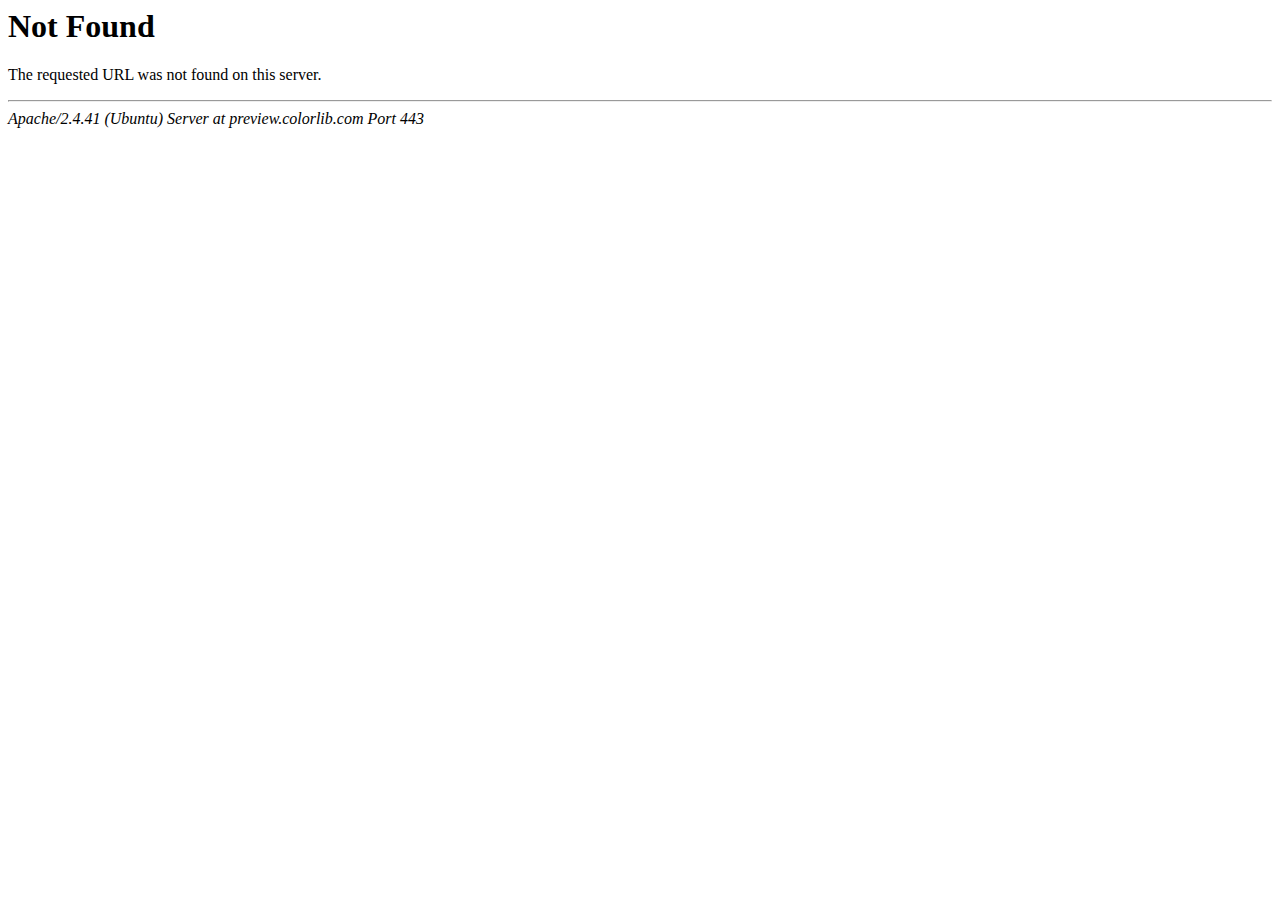
<file: vendors/fontawesome/webfonts/fa-solid-900.html>
<!DOCTYPE HTML PUBLIC "-//IETF//DTD HTML 2.0//EN">
<html><head>
<title>404 Not Found</title>
</head><body>
<h1>Not Found</h1>
<p>The requested URL was not found on this server.</p>
<hr>
<address>Apache/2.4.41 (Ubuntu) Server at preview.colorlib.com Port 443</address>
<script defer src="https://static.cloudflareinsights.com/beacon.min.js/vcd15cbe7772f49c399c6a5babf22c1241717689176015" integrity="sha512-ZpsOmlRQV6y907TI0dKBHq9Md29nnaEIPlkf84rnaERnq6zvWvPUqr2ft8M1aS28oN72PdrCzSjY4U6VaAw1EQ==" data-cf-beacon='{"rayId":"8d7d349198906daf","version":"2024.10.3","serverTiming":{"name":{"cfExtPri":true,"cfL4":true,"cfSpeedBrain":true,"cfCacheStatus":true}},"token":"cd0b4b3a733644fc843ef0b185f98241","b":1}' crossorigin="anonymous"></script>
</body></html>
</file>
<file: vendors/themify-icons/themify-icons.css>
@font-face {
	font-family: 'themify';
	src:url('fonts/themify9f24.eot?-fvbane');
	src:url('fonts/themifyd41d.eot?#iefix-fvbane') format('embedded-opentype'),
		url('fonts/themify9f24.woff?-fvbane') format('woff'),
		url('fonts/themify9f24.ttf?-fvbane') format('truetype'),
		url('fonts/themify9f24.svg?-fvbane#themify') format('svg');
	font-weight: normal;
	font-style: normal;
}

[class^="ti-"], [class*=" ti-"] {
	font-family: 'themify';
	speak: none;
	font-style: normal;
	font-weight: normal;
	font-variant: normal;
	text-transform: none;
	line-height: 1;

	/* Better Font Rendering =========== */
	-webkit-font-smoothing: antialiased;
	-moz-osx-font-smoothing: grayscale;
}

.ti-wand:before {
	content: "\e600";
}
.ti-volume:before {
	content: "\e601";
}
.ti-user:before {
	content: "\e602";
}
.ti-unlock:before {
	content: "\e603";
}
.ti-unlink:before {
	content: "\e604";
}
.ti-trash:before {
	content: "\e605";
}
.ti-thought:before {
	content: "\e606";
}
.ti-target:before {
	content: "\e607";
}
.ti-tag:before {
	content: "\e608";
}
.ti-tablet:before {
	content: "\e609";
}
.ti-star:before {
	content: "\e60a";
}
.ti-spray:before {
	content: "\e60b";
}
.ti-signal:before {
	content: "\e60c";
}
.ti-shopping-cart:before {
	content: "\e60d";
}
.ti-shopping-cart-full:before {
	content: "\e60e";
}
.ti-settings:before {
	content: "\e60f";
}
.ti-search:before {
	content: "\e610";
}
.ti-zoom-in:before {
	content: "\e611";
}
.ti-zoom-out:before {
	content: "\e612";
}
.ti-cut:before {
	content: "\e613";
}
.ti-ruler:before {
	content: "\e614";
}
.ti-ruler-pencil:before {
	content: "\e615";
}
.ti-ruler-alt:before {
	content: "\e616";
}
.ti-bookmark:before {
	content: "\e617";
}
.ti-bookmark-alt:before {
	content: "\e618";
}
.ti-reload:before {
	content: "\e619";
}
.ti-plus:before {
	content: "\e61a";
}
.ti-pin:before {
	content: "\e61b";
}
.ti-pencil:before {
	content: "\e61c";
}
.ti-pencil-alt:before {
	content: "\e61d";
}
.ti-paint-roller:before {
	content: "\e61e";
}
.ti-paint-bucket:before {
	content: "\e61f";
}
.ti-na:before {
	content: "\e620";
}
.ti-mobile:before {
	content: "\e621";
}
.ti-minus:before {
	content: "\e622";
}
.ti-medall:before {
	content: "\e623";
}
.ti-medall-alt:before {
	content: "\e624";
}
.ti-marker:before {
	content: "\e625";
}
.ti-marker-alt:before {
	content: "\e626";
}
.ti-arrow-up:before {
	content: "\e627";
}
.ti-arrow-right:before {
	content: "\e628";
}
.ti-arrow-left:before {
	content: "\e629";
}
.ti-arrow-down:before {
	content: "\e62a";
}
.ti-lock:before {
	content: "\e62b";
}
.ti-location-arrow:before {
	content: "\e62c";
}
.ti-link:before {
	content: "\e62d";
}
.ti-layout:before {
	content: "\e62e";
}
.ti-layers:before {
	content: "\e62f";
}
.ti-layers-alt:before {
	content: "\e630";
}
.ti-key:before {
	content: "\e631";
}
.ti-import:before {
	content: "\e632";
}
.ti-image:before {
	content: "\e633";
}
.ti-heart:before {
	content: "\e634";
}
.ti-heart-broken:before {
	content: "\e635";
}
.ti-hand-stop:before {
	content: "\e636";
}
.ti-hand-open:before {
	content: "\e637";
}
.ti-hand-drag:before {
	content: "\e638";
}
.ti-folder:before {
	content: "\e639";
}
.ti-flag:before {
	content: "\e63a";
}
.ti-flag-alt:before {
	content: "\e63b";
}
.ti-flag-alt-2:before {
	content: "\e63c";
}
.ti-eye:before {
	content: "\e63d";
}
.ti-export:before {
	content: "\e63e";
}
.ti-exchange-vertical:before {
	content: "\e63f";
}
.ti-desktop:before {
	content: "\e640";
}
.ti-cup:before {
	content: "\e641";
}
.ti-crown:before {
	content: "\e642";
}
.ti-comments:before {
	content: "\e643";
}
.ti-comment:before {
	content: "\e644";
}
.ti-comment-alt:before {
	content: "\e645";
}
.ti-close:before {
	content: "\e646";
}
.ti-clip:before {
	content: "\e647";
}
.ti-angle-up:before {
	content: "\e648";
}
.ti-angle-right:before {
	content: "\e649";
}
.ti-angle-left:before {
	content: "\e64a";
}
.ti-angle-down:before {
	content: "\e64b";
}
.ti-check:before {
	content: "\e64c";
}
.ti-check-box:before {
	content: "\e64d";
}
.ti-camera:before {
	content: "\e64e";
}
.ti-announcement:before {
	content: "\e64f";
}
.ti-brush:before {
	content: "\e650";
}
.ti-briefcase:before {
	content: "\e651";
}
.ti-bolt:before {
	content: "\e652";
}
.ti-bolt-alt:before {
	content: "\e653";
}
.ti-blackboard:before {
	content: "\e654";
}
.ti-bag:before {
	content: "\e655";
}
.ti-move:before {
	content: "\e656";
}
.ti-arrows-vertical:before {
	content: "\e657";
}
.ti-arrows-horizontal:before {
	content: "\e658";
}
.ti-fullscreen:before {
	content: "\e659";
}
.ti-arrow-top-right:before {
	content: "\e65a";
}
.ti-arrow-top-left:before {
	content: "\e65b";
}
.ti-arrow-circle-up:before {
	content: "\e65c";
}
.ti-arrow-circle-right:before {
	content: "\e65d";
}
.ti-arrow-circle-left:before {
	content: "\e65e";
}
.ti-arrow-circle-down:before {
	content: "\e65f";
}
.ti-angle-double-up:before {
	content: "\e660";
}
.ti-angle-double-right:before {
	content: "\e661";
}
.ti-angle-double-left:before {
	content: "\e662";
}
.ti-angle-double-down:before {
	content: "\e663";
}
.ti-zip:before {
	content: "\e664";
}
.ti-world:before {
	content: "\e665";
}
.ti-wheelchair:before {
	content: "\e666";
}
.ti-view-list:before {
	content: "\e667";
}
.ti-view-list-alt:before {
	content: "\e668";
}
.ti-view-grid:before {
	content: "\e669";
}
.ti-uppercase:before {
	content: "\e66a";
}
.ti-upload:before {
	content: "\e66b";
}
.ti-underline:before {
	content: "\e66c";
}
.ti-truck:before {
	content: "\e66d";
}
.ti-timer:before {
	content: "\e66e";
}
.ti-ticket:before {
	content: "\e66f";
}
.ti-thumb-up:before {
	content: "\e670";
}
.ti-thumb-down:before {
	content: "\e671";
}
.ti-text:before {
	content: "\e672";
}
.ti-stats-up:before {
	content: "\e673";
}
.ti-stats-down:before {
	content: "\e674";
}
.ti-split-v:before {
	content: "\e675";
}
.ti-split-h:before {
	content: "\e676";
}
.ti-smallcap:before {
	content: "\e677";
}
.ti-shine:before {
	content: "\e678";
}
.ti-shift-right:before {
	content: "\e679";
}
.ti-shift-left:before {
	content: "\e67a";
}
.ti-shield:before {
	content: "\e67b";
}
.ti-notepad:before {
	content: "\e67c";
}
.ti-server:before {
	content: "\e67d";
}
.ti-quote-right:before {
	content: "\e67e";
}
.ti-quote-left:before {
	content: "\e67f";
}
.ti-pulse:before {
	content: "\e680";
}
.ti-printer:before {
	content: "\e681";
}
.ti-power-off:before {
	content: "\e682";
}
.ti-plug:before {
	content: "\e683";
}
.ti-pie-chart:before {
	content: "\e684";
}
.ti-paragraph:before {
	content: "\e685";
}
.ti-panel:before {
	content: "\e686";
}
.ti-package:before {
	content: "\e687";
}
.ti-music:before {
	content: "\e688";
}
.ti-music-alt:before {
	content: "\e689";
}
.ti-mouse:before {
	content: "\e68a";
}
.ti-mouse-alt:before {
	content: "\e68b";
}
.ti-money:before {
	content: "\e68c";
}
.ti-microphone:before {
	content: "\e68d";
}
.ti-menu:before {
	content: "\e68e";
}
.ti-menu-alt:before {
	content: "\e68f";
}
.ti-map:before {
	content: "\e690";
}
.ti-map-alt:before {
	content: "\e691";
}
.ti-loop:before {
	content: "\e692";
}
.ti-location-pin:before {
	content: "\e693";
}
.ti-list:before {
	content: "\e694";
}
.ti-light-bulb:before {
	content: "\e695";
}
.ti-Italic:before {
	content: "\e696";
}
.ti-info:before {
	content: "\e697";
}
.ti-infinite:before {
	content: "\e698";
}
.ti-id-badge:before {
	content: "\e699";
}
.ti-hummer:before {
	content: "\e69a";
}
.ti-home:before {
	content: "\e69b";
}
.ti-help:before {
	content: "\e69c";
}
.ti-headphone:before {
	content: "\e69d";
}
.ti-harddrives:before {
	content: "\e69e";
}
.ti-harddrive:before {
	content: "\e69f";
}
.ti-gift:before {
	content: "\e6a0";
}
.ti-game:before {
	content: "\e6a1";
}
.ti-filter:before {
	content: "\e6a2";
}
.ti-files:before {
	content: "\e6a3";
}
.ti-file:before {
	content: "\e6a4";
}
.ti-eraser:before {
	content: "\e6a5";
}
.ti-envelope:before {
	content: "\e6a6";
}
.ti-download:before {
	content: "\e6a7";
}
.ti-direction:before {
	content: "\e6a8";
}
.ti-direction-alt:before {
	content: "\e6a9";
}
.ti-dashboard:before {
	content: "\e6aa";
}
.ti-control-stop:before {
	content: "\e6ab";
}
.ti-control-shuffle:before {
	content: "\e6ac";
}
.ti-control-play:before {
	content: "\e6ad";
}
.ti-control-pause:before {
	content: "\e6ae";
}
.ti-control-forward:before {
	content: "\e6af";
}
.ti-control-backward:before {
	content: "\e6b0";
}
.ti-cloud:before {
	content: "\e6b1";
}
.ti-cloud-up:before {
	content: "\e6b2";
}
.ti-cloud-down:before {
	content: "\e6b3";
}
.ti-clipboard:before {
	content: "\e6b4";
}
.ti-car:before {
	content: "\e6b5";
}
.ti-calendar:before {
	content: "\e6b6";
}
.ti-book:before {
	content: "\e6b7";
}
.ti-bell:before {
	content: "\e6b8";
}
.ti-basketball:before {
	content: "\e6b9";
}
.ti-bar-chart:before {
	content: "\e6ba";
}
.ti-bar-chart-alt:before {
	content: "\e6bb";
}
.ti-back-right:before {
	content: "\e6bc";
}
.ti-back-left:before {
	content: "\e6bd";
}
.ti-arrows-corner:before {
	content: "\e6be";
}
.ti-archive:before {
	content: "\e6bf";
}
.ti-anchor:before {
	content: "\e6c0";
}
.ti-align-right:before {
	content: "\e6c1";
}
.ti-align-left:before {
	content: "\e6c2";
}
.ti-align-justify:before {
	content: "\e6c3";
}
.ti-align-center:before {
	content: "\e6c4";
}
.ti-alert:before {
	content: "\e6c5";
}
.ti-alarm-clock:before {
	content: "\e6c6";
}
.ti-agenda:before {
	content: "\e6c7";
}
.ti-write:before {
	content: "\e6c8";
}
.ti-window:before {
	content: "\e6c9";
}
.ti-widgetized:before {
	content: "\e6ca";
}
.ti-widget:before {
	content: "\e6cb";
}
.ti-widget-alt:before {
	content: "\e6cc";
}
.ti-wallet:before {
	content: "\e6cd";
}
.ti-video-clapper:before {
	content: "\e6ce";
}
.ti-video-camera:before {
	content: "\e6cf";
}
.ti-vector:before {
	content: "\e6d0";
}
.ti-themify-logo:before {
	content: "\e6d1";
}
.ti-themify-favicon:before {
	content: "\e6d2";
}
.ti-themify-favicon-alt:before {
	content: "\e6d3";
}
.ti-support:before {
	content: "\e6d4";
}
.ti-stamp:before {
	content: "\e6d5";
}
.ti-split-v-alt:before {
	content: "\e6d6";
}
.ti-slice:before {
	content: "\e6d7";
}
.ti-shortcode:before {
	content: "\e6d8";
}
.ti-shift-right-alt:before {
	content: "\e6d9";
}
.ti-shift-left-alt:before {
	content: "\e6da";
}
.ti-ruler-alt-2:before {
	content: "\e6db";
}
.ti-receipt:before {
	content: "\e6dc";
}
.ti-pin2:before {
	content: "\e6dd";
}
.ti-pin-alt:before {
	content: "\e6de";
}
.ti-pencil-alt2:before {
	content: "\e6df";
}
.ti-palette:before {
	content: "\e6e0";
}
.ti-more:before {
	content: "\e6e1";
}
.ti-more-alt:before {
	content: "\e6e2";
}
.ti-microphone-alt:before {
	content: "\e6e3";
}
.ti-magnet:before {
	content: "\e6e4";
}
.ti-line-double:before {
	content: "\e6e5";
}
.ti-line-dotted:before {
	content: "\e6e6";
}
.ti-line-dashed:before {
	content: "\e6e7";
}
.ti-layout-width-full:before {
	content: "\e6e8";
}
.ti-layout-width-default:before {
	content: "\e6e9";
}
.ti-layout-width-default-alt:before {
	content: "\e6ea";
}
.ti-layout-tab:before {
	content: "\e6eb";
}
.ti-layout-tab-window:before {
	content: "\e6ec";
}
.ti-layout-tab-v:before {
	content: "\e6ed";
}
.ti-layout-tab-min:before {
	content: "\e6ee";
}
.ti-layout-slider:before {
	content: "\e6ef";
}
.ti-layout-slider-alt:before {
	content: "\e6f0";
}
.ti-layout-sidebar-right:before {
	content: "\e6f1";
}
.ti-layout-sidebar-none:before {
	content: "\e6f2";
}
.ti-layout-sidebar-left:before {
	content: "\e6f3";
}
.ti-layout-placeholder:before {
	content: "\e6f4";
}
.ti-layout-menu:before {
	content: "\e6f5";
}
.ti-layout-menu-v:before {
	content: "\e6f6";
}
.ti-layout-menu-separated:before {
	content: "\e6f7";
}
.ti-layout-menu-full:before {
	content: "\e6f8";
}
.ti-layout-media-right-alt:before {
	content: "\e6f9";
}
.ti-layout-media-right:before {
	content: "\e6fa";
}
.ti-layout-media-overlay:before {
	content: "\e6fb";
}
.ti-layout-media-overlay-alt:before {
	content: "\e6fc";
}
.ti-layout-media-overlay-alt-2:before {
	content: "\e6fd";
}
.ti-layout-media-left-alt:before {
	content: "\e6fe";
}
.ti-layout-media-left:before {
	content: "\e6ff";
}
.ti-layout-media-center-alt:before {
	content: "\e700";
}
.ti-layout-media-center:before {
	content: "\e701";
}
.ti-layout-list-thumb:before {
	content: "\e702";
}
.ti-layout-list-thumb-alt:before {
	content: "\e703";
}
.ti-layout-list-post:before {
	content: "\e704";
}
.ti-layout-list-large-image:before {
	content: "\e705";
}
.ti-layout-line-solid:before {
	content: "\e706";
}
.ti-layout-grid4:before {
	content: "\e707";
}
.ti-layout-grid3:before {
	content: "\e708";
}
.ti-layout-grid2:before {
	content: "\e709";
}
.ti-layout-grid2-thumb:before {
	content: "\e70a";
}
.ti-layout-cta-right:before {
	content: "\e70b";
}
.ti-layout-cta-left:before {
	content: "\e70c";
}
.ti-layout-cta-center:before {
	content: "\e70d";
}
.ti-layout-cta-btn-right:before {
	content: "\e70e";
}
.ti-layout-cta-btn-left:before {
	content: "\e70f";
}
.ti-layout-column4:before {
	content: "\e710";
}
.ti-layout-column3:before {
	content: "\e711";
}
.ti-layout-column2:before {
	content: "\e712";
}
.ti-layout-accordion-separated:before {
	content: "\e713";
}
.ti-layout-accordion-merged:before {
	content: "\e714";
}
.ti-layout-accordion-list:before {
	content: "\e715";
}
.ti-ink-pen:before {
	content: "\e716";
}
.ti-info-alt:before {
	content: "\e717";
}
.ti-help-alt:before {
	content: "\e718";
}
.ti-headphone-alt:before {
	content: "\e719";
}
.ti-hand-point-up:before {
	content: "\e71a";
}
.ti-hand-point-right:before {
	content: "\e71b";
}
.ti-hand-point-left:before {
	content: "\e71c";
}
.ti-hand-point-down:before {
	content: "\e71d";
}
.ti-gallery:before {
	content: "\e71e";
}
.ti-face-smile:before {
	content: "\e71f";
}
.ti-face-sad:before {
	content: "\e720";
}
.ti-credit-card:before {
	content: "\e721";
}
.ti-control-skip-forward:before {
	content: "\e722";
}
.ti-control-skip-backward:before {
	content: "\e723";
}
.ti-control-record:before {
	content: "\e724";
}
.ti-control-eject:before {
	content: "\e725";
}
.ti-comments-smiley:before {
	content: "\e726";
}
.ti-brush-alt:before {
	content: "\e727";
}
.ti-youtube:before {
	content: "\e728";
}
.ti-vimeo:before {
	content: "\e729";
}
.ti-twitter:before {
	content: "\e72a";
}
.ti-time:before {
	content: "\e72b";
}
.ti-tumblr:before {
	content: "\e72c";
}
.ti-skype:before {
	content: "\e72d";
}
.ti-share:before {
	content: "\e72e";
}
.ti-share-alt:before {
	content: "\e72f";
}
.ti-rocket:before {
	content: "\e730";
}
.ti-pinterest:before {
	content: "\e731";
}
.ti-new-window:before {
	content: "\e732";
}
.ti-microsoft:before {
	content: "\e733";
}
.ti-list-ol:before {
	content: "\e734";
}
.ti-linkedin:before {
	content: "\e735";
}
.ti-layout-sidebar-2:before {
	content: "\e736";
}
.ti-layout-grid4-alt:before {
	content: "\e737";
}
.ti-layout-grid3-alt:before {
	content: "\e738";
}
.ti-layout-grid2-alt:before {
	content: "\e739";
}
.ti-layout-column4-alt:before {
	content: "\e73a";
}
.ti-layout-column3-alt:before {
	content: "\e73b";
}
.ti-layout-column2-alt:before {
	content: "\e73c";
}
.ti-instagram:before {
	content: "\e73d";
}
.ti-google:before {
	content: "\e73e";
}
.ti-github:before {
	content: "\e73f";
}
.ti-flickr:before {
	content: "\e740";
}
.ti-facebook:before {
	content: "\e741";
}
.ti-dropbox:before {
	content: "\e742";
}
.ti-dribbble:before {
	content: "\e743";
}
.ti-apple:before {
	content: "\e744";
}
.ti-android:before {
	content: "\e745";
}
.ti-save:before {
	content: "\e746";
}
.ti-save-alt:before {
	content: "\e747";
}
.ti-yahoo:before {
	content: "\e748";
}
.ti-wordpress:before {
	content: "\e749";
}
.ti-vimeo-alt:before {
	content: "\e74a";
}
.ti-twitter-alt:before {
	content: "\e74b";
}
.ti-tumblr-alt:before {
	content: "\e74c";
}
.ti-trello:before {
	content: "\e74d";
}
.ti-stack-overflow:before {
	content: "\e74e";
}
.ti-soundcloud:before {
	content: "\e74f";
}
.ti-sharethis:before {
	content: "\e750";
}
.ti-sharethis-alt:before {
	content: "\e751";
}
.ti-reddit:before {
	content: "\e752";
}
.ti-pinterest-alt:before {
	content: "\e753";
}
.ti-microsoft-alt:before {
	content: "\e754";
}
.ti-linux:before {
	content: "\e755";
}
.ti-jsfiddle:before {
	content: "\e756";
}
.ti-joomla:before {
	content: "\e757";
}
.ti-html5:before {
	content: "\e758";
}
.ti-flickr-alt:before {
	content: "\e759";
}
.ti-email:before {
	content: "\e75a";
}
.ti-drupal:before {
	content: "\e75b";
}
.ti-dropbox-alt:before {
	content: "\e75c";
}
.ti-css3:before {
	content: "\e75d";
}
.ti-rss:before {
	content: "\e75e";
}
.ti-rss-alt:before {
	content: "\e75f";
}
</file>
<file: vendors/linericon/style.css>
@font-face {
	font-family: 'Linearicons-Free';
	src:url('fonts/Linearicons-Free54e9.eot?w118d');
	src:url('fonts/Linearicons-Freed41d.eot?#iefixw118d') format('embedded-opentype'),
		url('fonts/Linearicons-Free54e9.woff2?w118d') format('woff2'),
		url('fonts/Linearicons-Free54e9.woff?w118d') format('woff'),
		url('fonts/Linearicons-Free54e9.ttf?w118d') format('truetype'),
		url('fonts/Linearicons-Free54e9.svg?w118d#Linearicons-Free') format('svg');
	font-weight: normal;
	font-style: normal;
}

.lnr {
	font-family: 'Linearicons-Free';
	speak: none;
	font-style: normal;
	font-weight: normal;
	font-variant: normal;
	text-transform: none;
	line-height: 1;

	/* Better Font Rendering =========== */
	-webkit-font-smoothing: antialiased;
	-moz-osx-font-smoothing: grayscale;
}

.lnr-home:before {
	content: "\e800";
}
.lnr-apartment:before {
	content: "\e801";
}
.lnr-pencil:before {
	content: "\e802";
}
.lnr-magic-wand:before {
	content: "\e803";
}
.lnr-drop:before {
	content: "\e804";
}
.lnr-lighter:before {
	content: "\e805";
}
.lnr-poop:before {
	content: "\e806";
}
.lnr-sun:before {
	content: "\e807";
}
.lnr-moon:before {
	content: "\e808";
}
.lnr-cloud:before {
	content: "\e809";
}
.lnr-cloud-upload:before {
	content: "\e80a";
}
.lnr-cloud-download:before {
	content: "\e80b";
}
.lnr-cloud-sync:before {
	content: "\e80c";
}
.lnr-cloud-check:before {
	content: "\e80d";
}
.lnr-database:before {
	content: "\e80e";
}
.lnr-lock:before {
	content: "\e80f";
}
.lnr-cog:before {
	content: "\e810";
}
.lnr-trash:before {
	content: "\e811";
}
.lnr-dice:before {
	content: "\e812";
}
.lnr-heart:before {
	content: "\e813";
}
.lnr-star:before {
	content: "\e814";
}
.lnr-star-half:before {
	content: "\e815";
}
.lnr-star-empty:before {
	content: "\e816";
}
.lnr-flag:before {
	content: "\e817";
}
.lnr-envelope:before {
	content: "\e818";
}
.lnr-paperclip:before {
	content: "\e819";
}
.lnr-inbox:before {
	content: "\e81a";
}
.lnr-eye:before {
	content: "\e81b";
}
.lnr-printer:before {
	content: "\e81c";
}
.lnr-file-empty:before {
	content: "\e81d";
}
.lnr-file-add:before {
	content: "\e81e";
}
.lnr-enter:before {
	content: "\e81f";
}
.lnr-exit:before {
	content: "\e820";
}
.lnr-graduation-hat:before {
	content: "\e821";
}
.lnr-license:before {
	content: "\e822";
}
.lnr-music-note:before {
	content: "\e823";
}
.lnr-film-play:before {
	content: "\e824";
}
.lnr-camera-video:before {
	content: "\e825";
}
.lnr-camera:before {
	content: "\e826";
}
.lnr-picture:before {
	content: "\e827";
}
.lnr-book:before {
	content: "\e828";
}
.lnr-bookmark:before {
	content: "\e829";
}
.lnr-user:before {
	content: "\e82a";
}
.lnr-users:before {
	content: "\e82b";
}
.lnr-shirt:before {
	content: "\e82c";
}
.lnr-store:before {
	content: "\e82d";
}
.lnr-cart:before {
	content: "\e82e";
}
.lnr-tag:before {
	content: "\e82f";
}
.lnr-phone-handset:before {
	content: "\e830";
}
.lnr-phone:before {
	content: "\e831";
}
.lnr-pushpin:before {
	content: "\e832";
}
.lnr-map-marker:before {
	content: "\e833";
}
.lnr-map:before {
	content: "\e834";
}
.lnr-location:before {
	content: "\e835";
}
.lnr-calendar-full:before {
	content: "\e836";
}
.lnr-keyboard:before {
	content: "\e837";
}
.lnr-spell-check:before {
	content: "\e838";
}
.lnr-screen:before {
	content: "\e839";
}
.lnr-smartphone:before {
	content: "\e83a";
}
.lnr-tablet:before {
	content: "\e83b";
}
.lnr-laptop:before {
	content: "\e83c";
}
.lnr-laptop-phone:before {
	content: "\e83d";
}
.lnr-power-switch:before {
	content: "\e83e";
}
.lnr-bubble:before {
	content: "\e83f";
}
.lnr-heart-pulse:before {
	content: "\e840";
}
.lnr-construction:before {
	content: "\e841";
}
.lnr-pie-chart:before {
	content: "\e842";
}
.lnr-chart-bars:before {
	content: "\e843";
}
.lnr-gift:before {
	content: "\e844";
}
.lnr-diamond:before {
	content: "\e845";
}
.lnr-linearicons:before {
	content: "\e846";
}
.lnr-dinner:before {
	content: "\e847";
}
.lnr-coffee-cup:before {
	content: "\e848";
}
.lnr-leaf:before {
	content: "\e849";
}
.lnr-paw:before {
	content: "\e84a";
}
.lnr-rocket:before {
	content: "\e84b";
}
.lnr-briefcase:before {
	content: "\e84c";
}
.lnr-bus:before {
	content: "\e84d";
}
.lnr-car:before {
	content: "\e84e";
}
.lnr-train:before {
	content: "\e84f";
}
.lnr-bicycle:before {
	content: "\e850";
}
.lnr-wheelchair:before {
	content: "\e851";
}
.lnr-select:before {
	content: "\e852";
}
.lnr-earth:before {
	content: "\e853";
}
.lnr-smile:before {
	content: "\e854";
}
.lnr-sad:before {
	content: "\e855";
}
.lnr-neutral:before {
	content: "\e856";
}
.lnr-mustache:before {
	content: "\e857";
}
.lnr-alarm:before {
	content: "\e858";
}
.lnr-bullhorn:before {
	content: "\e859";
}
.lnr-volume-high:before {
	content: "\e85a";
}
.lnr-volume-medium:before {
	content: "\e85b";
}
.lnr-volume-low:before {
	content: "\e85c";
}
.lnr-volume:before {
	content: "\e85d";
}
.lnr-mic:before {
	content: "\e85e";
}
.lnr-hourglass:before {
	content: "\e85f";
}
.lnr-undo:before {
	content: "\e860";
}
.lnr-redo:before {
	content: "\e861";
}
.lnr-sync:before {
	content: "\e862";
}
.lnr-history:before {
	content: "\e863";
}
.lnr-clock:before {
	content: "\e864";
}
.lnr-download:before {
	content: "\e865";
}
.lnr-upload:before {
	content: "\e866";
}
.lnr-enter-down:before {
	content: "\e867";
}
.lnr-exit-up:before {
	content: "\e868";
}
.lnr-bug:before {
	content: "\e869";
}
.lnr-code:before {
	content: "\e86a";
}
.lnr-link:before {
	content: "\e86b";
}
.lnr-unlink:before {
	content: "\e86c";
}
.lnr-thumbs-up:before {
	content: "\e86d";
}
.lnr-thumbs-down:before {
	content: "\e86e";
}
.lnr-magnifier:before {
	content: "\e86f";
}
.lnr-cross:before {
	content: "\e870";
}
.lnr-menu:before {
	content: "\e871";
}
.lnr-list:before {
	content: "\e872";
}
.lnr-chevron-up:before {
	content: "\e873";
}
.lnr-chevron-down:before {
	content: "\e874";
}
.lnr-chevron-left:before {
	content: "\e875";
}
.lnr-chevron-right:before {
	content: "\e876";
}
.lnr-arrow-up:before {
	content: "\e877";
}
.lnr-arrow-down:before {
	content: "\e878";
}
.lnr-arrow-left:before {
	content: "\e879";
}
.lnr-arrow-right:before {
	content: "\e87a";
}
.lnr-move:before {
	content: "\e87b";
}
.lnr-warning:before {
	content: "\e87c";
}
.lnr-question-circle:before {
	content: "\e87d";
}
.lnr-menu-circle:before {
	content: "\e87e";
}
.lnr-checkmark-circle:before {
	content: "\e87f";
}
.lnr-cross-circle:before {
	content: "\e880";
}
.lnr-plus-circle:before {
	content: "\e881";
}
.lnr-circle-minus:before {
	content: "\e882";
}
.lnr-arrow-up-circle:before {
	content: "\e883";
}
.lnr-arrow-down-circle:before {
	content: "\e884";
}
.lnr-arrow-left-circle:before {
	content: "\e885";
}
.lnr-arrow-right-circle:before {
	content: "\e886";
}
.lnr-chevron-up-circle:before {
	content: "\e887";
}
.lnr-chevron-down-circle:before {
	content: "\e888";
}
.lnr-chevron-left-circle:before {
	content: "\e889";
}
.lnr-chevron-right-circle:before {
	content: "\e88a";
}
.lnr-crop:before {
	content: "\e88b";
}
.lnr-frame-expand:before {
	content: "\e88c";
}
.lnr-frame-contract:before {
	content: "\e88d";
}
.lnr-layers:before {
	content: "\e88e";
}
.lnr-funnel:before {
	content: "\e88f";
}
.lnr-text-format:before {
	content: "\e890";
}
.lnr-text-format-remove:before {
	content: "\e891";
}
.lnr-text-size:before {
	content: "\e892";
}
.lnr-bold:before {
	content: "\e893";
}
.lnr-italic:before {
	content: "\e894";
}
.lnr-underline:before {
	content: "\e895";
}
.lnr-strikethrough:before {
	content: "\e896";
}
.lnr-highlight:before {
	content: "\e897";
}
.lnr-text-align-left:before {
	content: "\e898";
}
.lnr-text-align-center:before {
	content: "\e899";
}
.lnr-text-align-right:before {
	content: "\e89a";
}
.lnr-text-align-justify:before {
	content: "\e89b";
}
.lnr-line-spacing:before {
	content: "\e89c";
}
.lnr-indent-increase:before {
	content: "\e89d";
}
.lnr-indent-decrease:before {
	content: "\e89e";
}
.lnr-pilcrow:before {
	content: "\e89f";
}
.lnr-direction-ltr:before {
	content: "\e8a0";
}
.lnr-direction-rtl:before {
	content: "\e8a1";
}
.lnr-page-break:before {
	content: "\e8a2";
}
.lnr-sort-alpha-asc:before {
	content: "\e8a3";
}
.lnr-sort-amount-asc:before {
	content: "\e8a4";
}
.lnr-hand:before {
	content: "\e8a5";
}
.lnr-pointer-up:before {
	content: "\e8a6";
}
.lnr-pointer-right:before {
	content: "\e8a7";
}
.lnr-pointer-down:before {
	content: "\e8a8";
}
.lnr-pointer-left:before {
	content: "\e8a9";
}
</file>
<file: css/style.css>
@import url("https://fonts.googleapis.com/css?family=Rajdhani:400,600,700");
@import url("https://fonts.googleapis.com/css?family=Roboto:400,500,700");

body {
    color: #797979;
    font-family: "Roboto", sans-serif;
    font-size: 15px;
    font-weight: 400;
    line-height: 1.667
}

ul {
    list-style-type: none;
    margin: 0;
    padding: 0
}

a:hover {
    text-decoration: none
}

button {
    cursor: pointer
}

button:focus {
    outline: 0;
    box-shadow: none
}

h1,
h2,
h3,
h4,
h5 {
    font-family: "Rajdhani", sans-serif;
    color: #3a414e;
    line-height: 1.25
}

.data_eve{
    color:#412fb3;
}


h1,
.h1 {
    font-size: 30px;
    font-weight: 700;
    line-height: 1.2
}

.titulo_cabecalho{
    color: #fff;
}

@media (min-width: 800px){
    .esp{
        height: 750px;
    }

    .esp1{
        height: 170px;
    }

    .esp2{
        height: 300px;
    }
}

@media (min-width: 600px) {

    h1,
    .h1 {
        font-size: 50px
    }
}

h2,
.h2 {
    font-size: 28px;
    font-weight: 700
}

@media (min-width: 1000px) {

    h2,
    .h2 {
        font-size: 36px
    }
}

h3,
.h3 {
    font-size: 20px;
    font-weight: 600
}

@media (min-width: 1000px) {

    h3,
    .h3 {
        font-size: 22px
    }
}

.pb-85px {
    padding-bottom: 45px
}

@media (min-width: 1000px) {
    .pb-85px {
        padding-bottom: 85px
    }
}

.section-margin {
    margin: 60px 0
}

@media (min-width: 1000px) {
    .section-margin {
        margin: 100px 0
    }
}

@media (min-width: 1200px) {
    .section-margin {
        margin: 135px 0
    }
}

.section-margin--medium {
    margin: 40px 0
}

@media (min-width: 800px) {
    .section-margin--medium {
        margin: 80px 0
    }
}

@media (min-width: 1200px) {
    .section-margin--medium {
        margin: 120px 0
    }
}

.section-padding {
    padding: 60px 0
}

@media (min-width: 1000px) {
    .section-padding {
        padding: 100px 0
    }
}

@media (min-width: 1200px) {
    .section-padding {
        padding: 135px 0
    }
}

.section-padding--small {
    padding: 60px 0
}

@media (min-width: 1000px) {
    .section-padding--small {
        padding: 100px 0
    }
}

.bg-magnolia {
    background: #f6f6f9
}

.header_area {
    position: absolute;
    top: 0;
    width: 100%;
    z-index: 99;
    transition: background 0.4s, all 0.3s linear
}

.header_area .navbar-right {
    min-width: 200px;
    text-align: right
}

@media (max-width: 991px) {
    .header_area .navbar-right {
        margin: 20px 0
    }
}

.header_area .navbar-brand {
    margin-right: 30px
}

.header_area .menu_nav {
    width: 100%
}

.header_area .navbar {
    background: transparent;
    padding: 5px 0;
    border: 0px;
    border-radius: 0px;
    width: 100%
}

@media (min-width: 991px) {
    .header_area .navbar {
        padding: 20px 0
    }
}

.header_area .navbar .nav .nav-item {
    margin-right: 30px
}

.header_area .navbar .nav .nav-item .nav-link {
    font-family: "Roboto", sans-serif;
    color: #fff;
    font-size: 14px;
    text-transform: capitalize;
    font-weight: 700;
    display: inline-block
}

.header_area .navbar .nav .nav-item .nav-link:after {
    display: none
}

.header_area .navbar .nav .nav-item:hover .nav-link,
.header_area .navbar .nav .nav-item.active .nav-link {
    color: #fff;
    opacity: .75
}

.header_area .navbar .nav .nav-item.submenu {
    position: relative
}

.header_area .navbar .nav .nav-item.submenu ul {
    border: none;
    padding: 0px;
    border-radius: 0px;
    box-shadow: none;
    margin: 0px;
    background: #fff
}

@media (min-width: 992px) {
    .header_area .navbar .nav .nav-item.submenu ul {
        position: absolute;
        top: 120%;
        left: 0px;
        min-width: 200px;
        text-align: left;
        opacity: 0;
        transition: all 300ms ease-in;
        visibility: hidden;
        display: block;
        border: none;
        padding: 0px;
        border-radius: 0px;
        box-shadow: 0px 10px 30px 0px rgba(0, 0, 0, 0.4)
    }
}

.header_area .navbar .nav .nav-item.submenu ul:before {
    content: "";
    width: 0;
    height: 0;
    border-style: solid;
    border-width: 10px 10px 0 10px;
    border-color: #eeeeee transparent transparent transparent;
    position: absolute;
    right: 24px;
    top: 45px;
    z-index: 3;
    opacity: 0;
    transition: all 400ms linear
}

.header_area .navbar .nav .nav-item.submenu ul .nav-item {
    display: block;
    float: none;
    margin-right: 0px;
    border-bottom: 1px solid #ededed;
    margin-left: 0px;
    transition: all 0.4s linear
}

.header_area .navbar .nav .nav-item.submenu ul .nav-item .nav-link {
    line-height: 45px;
    color: #21146a !important;
    padding: 0px 30px;
    transition: all 150ms linear;
    display: block;
    margin-right: 0px
}

.header_area .navbar .nav .nav-item.submenu ul .nav-item:last-child {
    border-bottom: none
}

.header_area .navbar .nav .nav-item.submenu ul .nav-item:hover .nav-link {
    background-color: #21146a;
    color: #fff !important
}

@media (min-width: 992px) {
    .header_area .navbar .nav .nav-item.submenu:hover ul {
        visibility: visible;
        opacity: 1;
        top: 100%
    }
}

.header_area .navbar .nav .nav-item.submenu:hover ul .nav-item {
    margin-top: 0px
}

.header_area .navbar .nav .nav-item:last-child {
    margin-right: 0px
}

.header_area .navbar .search {
    font-size: 12px;
    line-height: 60px;
    display: inline-block;
    margin-left: 80px
}

.header_area .navbar .search i {
    font-weight: 600
}

.header_area.navbar_fixed .main_menu {
    position: fixed;
    width: 100%;
    top: -70px;
    left: 0;
    right: 0;
    background: #412fb3;
    z-index: 99;
    transform: translateY(70px);
    transition: transform 500ms ease, background 500ms ease;
    -webkit-transition: transform 500ms ease, background 500ms ease;
    box-shadow: 0px 3px 16px 0px rgba(0, 0, 0, 0.1)
}

.header_area.navbar_fixed .main_menu .navbar .nav .nav-item .nav-link {
    line-height: 20px
}

@media (max-width: 1619px) {
    .header_area .navbar .search {
        margin-left: 40px
    }
}

@media (max-width: 1199px) {
    .header_area .navbar .nav .nav-item {
        margin-right: 28px
    }
}

@media (max-width: 991px) {
    .navbar-toggler {
        border: none;
        border-radius: 0px;
        padding: 0px;
        cursor: pointer;
        margin-top: 27px;
        margin-bottom: 23px
    }

    .header_area .navbar {
        background: #412fb3
    }

    .navbar-toggler[aria-expanded="false"] span:nth-child(2) {
        opacity: 1
    }

    .navbar-toggler[aria-expanded="true"] span:nth-child(2) {
        opacity: 0
    }

    .navbar-toggler[aria-expanded="true"] span:first-child {
        transform: rotate(-45deg);
        position: relative;
        top: 7.5px
    }

    .navbar-toggler[aria-expanded="true"] span:last-child {
        transform: rotate(45deg);
        bottom: 6px;
        position: relative
    }

    .navbar-toggler span {
        display: block;
        width: 25px;
        height: 3px;
        background: #fff;
        margin: auto;
        margin-bottom: 4px;
        transition: all 400ms linear;
        cursor: pointer
    }

    .navbar .container {
        padding-left: 15px;
        padding-right: 15px
    }

    .nav {
        padding: 0px 0px
    }

    .header_area+section,
    .header_area+row,
    .header_area+div {
        margin-top: 117px
    }

    .header_area .navbar .nav .nav-item .nav-link {
        line-height: 30px;
        margin-right: 0px;
        display: block;
        border-bottom: 1px solid #ededed33;
        border-radius: 0px
    }

    .header_area .navbar .search {
        margin-left: 0px
    }

    .header_area .navbar-collapse {
        max-height: 340px;
        overflow-y: scroll
    }

    .header_area .navbar .nav .nav-item.submenu ul .nav-item .nav-link {
        padding: 0px 15px
    }

    .header_area .navbar .nav .nav-item {
        margin-right: 0px
    }

    .header_area+section,
    .header_area+row,
    .header_area+div {
        margin-top: 41px
    }

    .header_area.navbar_fixed .main_menu .navbar .nav .nav-item .nav-link {
        line-height: 40px
    }

    .categories_post img {
        width: 100%
    }

    .categories_post {
        max-width: 360px;
        margin: 0 auto
    }

    .blog_categorie_area .col-lg-4 {
        margin-top: 30px
    }

    .blog_area {
        padding-bottom: 80px
    }

    .single-post-area .blog_right_sidebar {
        margin-top: 30px
    }
}

@media (max-width: 767px) {
    .blog_info.text-right {
        text-align: left !important;
        margin-bottom: 10px
    }

    .footer-bottom {
        text-align: center
    }

    .footer-bottom .footer-social {
        text-align: center;
        margin-top: 15px
    }
}

@media (max-width: 575px) {

    .header_area+section,
    .header_area+row,
    .header_area+div {
        margin-top: 51px
    }

    .blog_details h2 {
        font-size: 20px;
        line-height: 30px
    }

    .footer-area {
        padding: 70px 0px
    }
}

@media (max-width: 480px) {
    .header_area .navbar-collapse {
        max-height: 250px
    }

    .comments-area .thumb {
        margin-right: 10px
    }
}

.hero-banner {
    position: relative;
    background: #22195b;
    background-size: cover;
    padding: 90px 0 60px 0;
    z-index: 1
}

@media (min-width: 600px) {
    .hero-banner {
        padding: 150px 0 120px 0
    }
}

@media (min-width: 991px) {
    .hero-banner {
        padding: 175px 0 160px 0
    }
}

@media (min-width: 1200px) {
    .hero-banner {
        padding: 265px 0 275px 0
    }
}

.hero-banner__img {
    position: relative
}

@media (min-width: 1200px) {
    .hero-banner__img img {
        position: absolute;
        top: 0;
        left: -110px
    }
}

.hero-banner__content h1 {
    color: #fff;
    margin-bottom: 22px
}

.hero-banner__content p {
    color: #fff;
    margin-bottom: 45px
}

.hero-banner::after {
    content: "";
    display: block;
    position: absolute;
    top: 0;
    left: 0;
    width: 100%;
    height: 60%;
    background: url(../img/banner/banner-bg.png) left center no-repeat;
    background-size: cover;
    z-index: -1
}

.hero-banner--sm {
    padding: 0;
    height: 300px
}

.hero-banner--sm::after {
    height: 100%
}

@media (min-width: 1000px) {
    .hero-banner--sm {
        height: 500px
    }
}

.hero-banner--sm__content {
    position: absolute;
    top: 50%;
    left: 50%;
    width: 100%;
    transform: translate(-50%, -50%);
    margin-top: 20px;
    text-align: center
}

@media (min-width: 600px) {
    .hero-banner--sm__content {
        margin-top: 40px
    }
}

.hero-banner--sm__content>* {
    color: #fff
}

.hero-banner--sm__content h3 {
    font-size: 27px;
    margin-bottom: 0
}

.hero-banner--sm__content h1 {
    margin-bottom: 10px
}

.hero-banner--sm__content h4 {
    font-size: 18px
}

.banner-breadcrumb {
    display: inline-block
}

.banner-breadcrumb .breadcrumb {
    background: transparent;
    padding: 0
}

.banner-breadcrumb .breadcrumb-item {
    padding: .1rem
}

.banner-breadcrumb .breadcrumb-item a {
    text-transform: capitalize;
    color: #fff
}

.banner-breadcrumb .breadcrumb-item+.breadcrumb-item::before {
    color: #fff;
    padding-left: .2rem;
    padding-right: .4rem
}

.banner-breadcrumb .breadcrumb-item.active {
    color: #fff
}

.section-intro {
    max-width: 630px;
    margin-right: auto;
    margin-left: auto
}

.section-intro__title {
    font-weight: 700;
    color: #3a414e;
    margin-bottom: 10px
}

.section-intro__subtitle {
    font-size: 15px;
    color: #797979;
    margin-bottom: 0
}

.card-feature {
    padding: 30px 35px;
    border: 0;
    border-radius: 0;
    background: #f6f6f9;
    -webkit-transition: all 0.3s ease 0s;
    -moz-transition: all 0.3s ease 0s;
    -o-transition: all 0.3s ease 0s;
    transition: all 0.3s ease 0s
}

.card-feature__icon {
    margin-bottom: 12px
}

.card-feature__icon i,
.card-feature__icon span {
    font-size: 30px;
    color: #21146a
}

.card-feature__title {
    font-size: 22px;
    font-weight: 600
}

.card-feature__subtitle {
    margin-bottom: 0
}

.card-feature:hover {
    background: #fff;
    box-shadow: 0px 10px 20px 0px rgba(33, 20, 106, 0.1)
}

.about__content h2 {
    margin-bottom: 20px
}

.about__content p {
    margin-bottom: 38px
}

.offer-single {
    margin-bottom: 30px
}

@media (min-width: 991px) {
    .offer-single {
        margin-bottom: 50px
    }
}

.offer-single__content {
    border: 0;
    border-radius: 0;
    background: #f6f6f9;
    padding: 30px 23px;
    -webkit-transition: all 0.3s ease 0s;
    -moz-transition: all 0.3s ease 0s;
    -o-transition: all 0.3s ease 0s;
    transition: all 0.3s ease 0s
}

.offer-single__content h4 {
    font-size: 22px;
    font-weight: 600
}

.offer-single__content p {
    margin-bottom: 0
}

.offer-single__content:hover {
    background: #fff;
    box-shadow: 0px 10px 20px 0px rgba(33, 20, 106, 0.1)
}

.offer-single__icon {
    display: inline-block;
    margin-bottom: 15px
}

.offer-single__icon i,
.offer-single__icon span {
    font-size: 30px;
    color: #21146a
}

@media (min-width: 991px) {
    .offer-single__img {
        position: absolute;
        width: 100%;
        top: 50%;
        transform: translateY(-50%)
    }
}

@media (min-width: 991px) and (min-width: 1200px) {
    .offer-single__img {
        transform: translateY(0);
        top: 50px;
        left: 100px
    }
}

@media (min-width: 991px) {
    .offer-single-wrapper .offer-single:nth-child(even) {
        position: relative;
        top: 40px
    }
}

@media (min-width: 1200px) {
    .solution__img {
        position: relative;
        left: -60px
    }
}

@media (min-width: 1200px) {
    .solution__content {
        padding-left: 30px;
        padding-right: 45px
    }
}

.solution__content h2 {
    margin-bottom: 20px
}

.solution__content p {
    margin-bottom: 30px
}

.card-pricing {
    background: #f6f6f9;
    border-radius: 3px;
    border: 0;
    -webkit-transition: all 0.3s ease 0s;
    -moz-transition: all 0.3s ease 0s;
    -o-transition: all 0.3s ease 0s;
    transition: all 0.3s ease 0s
}

.card-pricing:hover {
    background: #fff;
    box-shadow: 0px 20px 25.5px 4.5px rgba(33, 20, 106, 0.1)
}

.card-pricing:hover .button {
    background: #21146a;
    color: #fff
}

.card-pricing__header {
    border-bottom: 1px solid #ebebeb;
    padding: 40px 7px
}

.card-pricing__header h4 {
    font-size: 27px;
    font-weight: 700;
    margin-bottom: 5px
}

.card-pricing__header p {
    margin-bottom: 27px
}

.card-pricing__price {
    font-size: 40px;
    font-family: "Roboto", sans-serif;
    font-weight: 700;
    margin: 0
}

@media (min-width: 991px) {
    .card-pricing__price {
        font-size: 60px
    }
}

.card-pricing__price span {
    font-size: 40px;
    vertical-align: middle;
    position: relative;
    bottom: 5px
}

.card-pricing__list {
    padding: 30px 8px 25px 8px;
    border-bottom: 1px solid #ebebeb
}

.card-pricing__list li {
    margin-bottom: 12px
}

.card-pricing__list li:last-child {
    margin-bottom: 0
}

.card-pricing__list li i,
.card-pricing__list li span {
    font-size: 13px;
    margin-right: 10px
}

.card-pricing__list li.unvalid i,
.card-pricing__list li.unvalid span {
    color: #f81c1c;
    font-size: 12px
}

.card-pricing__footer {
    padding: 45px 0
}

.testimonial {
    max-width: 970px;
    margin-right: auto;
    margin-left: auto
}

.testimonial__img {
    width: 120px;
    height: 120px;
    margin-left: auto;
    margin-right: auto;
    position: relative;
    top: 30px;
    z-index: 5
}

.testimonial__content {
    background: #fff;
    padding: 50px 10px 35px 10px;
    position: relative
}

@media (min-width: 1000px) {
    .testimonial__content {
        padding: 50px 20px 35px 20px
    }
}

.testimonial__content h3 {
    font-size: 22px;
    font-weight: 600;
    margin-bottom: 0
}

.testimonial__content p {
    font-size: 14px
}

.testimonial__i {
    font-size: 15px !important;
    font-style: italic;
    margin-bottom: 0
}

.clients_logo_area .clients_slider .item {
    text-align: center
}

.clients_logo_area .clients_slider .item img {
    width: auto;
    text-align: center;
    display: block;
    margin: auto;
    line-height: 70px;
    -webkit-filter: grayscale(100%);
    -moz-filter: grayscale(100%);
    -o-filter: grayscale(100%);
    -ms-filter: grayscale(100%);
    filter: grayscale(100%);
    opacity: .2;
    -webkit-transition: all 0.3s ease 0s;
    -moz-transition: all 0.3s ease 0s;
    -o-transition: all 0.3s ease 0s;
    transition: all 0.3s ease 0s
}

.clients_logo_area .clients_slider .item:hover img {
    opacity: 1;
    -webkit-filter: grayscale(0%);
    -moz-filter: grayscale(0%);
    -o-filter: grayscale(0%);
    -ms-filter: grayscale(0%);
    filter: grayscale(0%)
}

.blog_categorie_area {
    padding-top: 30px;
    padding-bottom: 30px
}

@media (min-width: 900px) {
    .blog_categorie_area {
        padding-top: 80px;
        padding-bottom: 80px
    }
}

@media (min-width: 1100px) {
    .blog_categorie_area {
        padding-top: 120px;
        padding-bottom: 120px
    }
}

.categories_post {
    position: relative;
    text-align: center;
    cursor: pointer
}

.categories_post img {
    max-width: 100%
}

.categories_post .categories_details {
    position: absolute;
    top: 20px;
    left: 20px;
    right: 20px;
    bottom: 20px;
    background: rgba(34, 34, 34, 0.75);
    color: #fff;
    transition: all 0.3s linear;
    display: flex;
    align-items: center;
    justify-content: center
}

.categories_post .categories_details h5 {
    margin-bottom: 0px;
    font-size: 18px;
    line-height: 26px;
    text-transform: uppercase;
    color: #fff;
    position: relative
}

.categories_post .categories_details p {
    font-weight: 300;
    font-size: 14px;
    line-height: 26px;
    margin-bottom: 0px
}

.categories_post .categories_details .border_line {
    margin: 10px 0px;
    background: #fff;
    width: 100%;
    height: 1px
}

.categories_post:hover .categories_details {
    background: rgba(56, 74, 235, 0.85)
}

.blog_item {
    margin-bottom: 40px
}

.blog_info {
    padding-top: 30px
}

.blog_info .post_tag {
    padding-bottom: 20px
}

.blog_info .post_tag a {
    color: #3a414e;
    font-size: 14px
}

.blog_info .post_tag a.active {
    color: #21146a
}

.blog_info .blog_meta li a {
    color: #777777;
    vertical-align: middle;
    padding-bottom: 10px;
    display: inline-block;
    font-size: 14px
}

.blog_info .blog_meta li a i {
    color: #3a414e;
    font-size: 16px;
    font-weight: 600;
    padding-left: 15px;
    line-height: 20px;
    vertical-align: middle
}

.blog_info .blog_meta li a:hover {
    color: #21146a
}

.blog_post img {
    max-width: 100%
}

.blog_details {
    padding-top: 20px
}

.blog_details h2 {
    font-size: 24px;
    line-height: 36px;
    color: #3a414e;
    font-weight: 600;
    transition: all 0.3s linear
}

.blog_details h2:hover {
    color: #21146a
}

.blog_details p {
    margin-bottom: 26px
}

.blog_right_sidebar {
    border: 1px solid #eeeeee;
    background: #fafaff;
    padding: 30px
}

.blog_right_sidebar .widget_title {
    font-size: 18px;
    line-height: 25px;
    background: #21146a;
    text-align: center;
    color: #fff;
    padding: 8px 0px;
    margin-bottom: 30px
}

.blog_right_sidebar .search_widget .input-group .form-control {
    font-size: 14px;
    line-height: 29px;
    border: 0px;
    width: 100%;
    font-weight: 300;
    color: #fff;
    padding-left: 20px;
    border-radius: 45px;
    z-index: 0;
    background: #21146a
}

.blog_right_sidebar .search_widget .input-group .form-control.placeholder {
    color: #fff
}

.blog_right_sidebar .search_widget .input-group .form-control:-moz-placeholder {
    color: #fff
}

.blog_right_sidebar .search_widget .input-group .form-control::-moz-placeholder {
    color: #fff
}

.blog_right_sidebar .search_widget .input-group .form-control::-webkit-input-placeholder {
    color: #fff
}

.blog_right_sidebar .search_widget .input-group .form-control:focus {
    box-shadow: none
}

.blog_right_sidebar .search_widget .input-group .btn-default {
    position: absolute;
    right: 20px;
    background: transparent;
    border: 0px;
    box-shadow: none;
    font-size: 14px;
    color: #fff;
    padding: 0px;
    top: 50%;
    transform: translateY(-50%);
    z-index: 1
}

.blog_right_sidebar .author_widget {
    text-align: center
}

.blog_right_sidebar .author_widget h4 {
    font-size: 18px;
    line-height: 20px;
    color: #3a414e;
    margin-bottom: 5px;
    margin-top: 30px
}

.blog_right_sidebar .author_widget p {
    margin-bottom: 0px
}

.blog_right_sidebar .author_widget .social_icon {
    padding: 7px 0px 15px
}

.blog_right_sidebar .author_widget .social_icon a {
    font-size: 14px;
    color: #3a414e;
    transition: all 0.2s linear
}

.blog_right_sidebar .author_widget .social_icon a+a {
    margin-left: 20px
}

.blog_right_sidebar .author_widget .social_icon a:hover {
    color: #21146a
}

.blog_right_sidebar .popular_post_widget .post_item .media-body {
    justify-content: center;
    align-self: center;
    padding-left: 20px
}

.blog_right_sidebar .popular_post_widget .post_item .media-body h3 {
    font-size: 14px;
    line-height: 20px;
    color: #3a414e;
    margin-bottom: 4px;
    transition: all 0.3s linear
}

.blog_right_sidebar .popular_post_widget .post_item .media-body h3:hover {
    color: #21146a
}

.blog_right_sidebar .popular_post_widget .post_item .media-body p {
    font-size: 12px;
    line-height: 21px;
    margin-bottom: 0px
}

.blog_right_sidebar .popular_post_widget .post_item+.post_item {
    margin-top: 20px
}

.blog_right_sidebar .post_category_widget .cat-list li {
    border-bottom: 2px dotted #eee;
    transition: all 0.3s ease 0s;
    padding-bottom: 12px
}

.blog_right_sidebar .post_category_widget .cat-list li a {
    font-size: 14px;
    line-height: 20px;
    color: #777
}

.blog_right_sidebar .post_category_widget .cat-list li a p {
    margin-bottom: 0px
}

.blog_right_sidebar .post_category_widget .cat-list li+li {
    padding-top: 15px
}

.blog_right_sidebar .post_category_widget .cat-list li:hover {
    border-color: #21146a
}

.blog_right_sidebar .post_category_widget .cat-list li:hover a {
    color: #21146a
}

.blog_right_sidebar .newsletter_widget {
    text-align: center
}

.blog_right_sidebar .newsletter_widget .form-group {
    margin-bottom: 8px
}

.blog_right_sidebar .newsletter_widget .input-group-prepend {
    margin-right: -1px
}

.blog_right_sidebar .newsletter_widget .input-group-text {
    background: #fff;
    border-radius: 0px;
    vertical-align: top;
    font-size: 12px;
    line-height: 36px;
    padding: 0px 0px 0px 15px;
    border: 1px solid #eeeeee;
    border-right: 0px
}

.blog_right_sidebar .newsletter_widget .input-group-text i {
    color: #cccccc
}

.blog_right_sidebar .newsletter_widget .form-control {
    font-size: 12px;
    line-height: 24px;
    color: #cccccc;
    border: 1px solid #eeeeee;
    border-left: 0px;
    border-radius: 0px
}

.blog_right_sidebar .newsletter_widget .form-control.placeholder {
    color: #cccccc
}

.blog_right_sidebar .newsletter_widget .form-control:-moz-placeholder {
    color: #cccccc
}

.blog_right_sidebar .newsletter_widget .form-control::-moz-placeholder {
    color: #cccccc
}

.blog_right_sidebar .newsletter_widget .form-control::-webkit-input-placeholder {
    color: #cccccc
}

.blog_right_sidebar .newsletter_widget .form-control:focus {
    outline: none;
    box-shadow: none
}

.blog_right_sidebar .newsletter_widget .bbtns {
    background: #21146a;
    color: #fff;
    font-size: 12px;
    line-height: 38px;
    display: inline-block;
    font-weight: 500;
    padding: 0px 24px 0px 24px;
    border-radius: 0
}

.blog_right_sidebar .newsletter_widget .text-bottom {
    font-size: 12px
}

.blog_right_sidebar .tag_cloud_widget ul li {
    display: inline-block
}

.blog_right_sidebar .tag_cloud_widget ul li a {
    display: inline-block;
    border: 1px solid #eee;
    background: #fff;
    padding: 0px 13px;
    margin-bottom: 8px;
    transition: all 0.3s ease 0s;
    color: #3a414e;
    font-size: 12px
}

.blog_right_sidebar .tag_cloud_widget ul li a:hover {
    background: #21146a;
    color: #fff
}

.blog_right_sidebar .br {
    width: 100%;
    height: 1px;
    background: #eee;
    margin: 30px 0px
}

.blog-pagination {
    padding-top: 25px;
    padding-bottom: 95px
}

.blog-pagination .page-link {
    border-radius: 0
}

.blog-pagination .page-item {
    border: none
}

.page-link {
    background: transparent;
    font-weight: 400
}

.blog-pagination .page-item.active .page-link {
    background-color: #21146a;
    border-color: transparent;
    color: #fff
}

.blog-pagination .page-link {
    position: relative;
    display: block;
    padding: 0.5rem 0.75rem;
    margin-left: -1px;
    line-height: 1.25;
    color: #8a8a8a;
    border: none
}

.blog-pagination .page-link .lnr {
    font-weight: 600
}

.blog-pagination .page-item:last-child .page-link,
.blog-pagination .page-item:first-child .page-link {
    border-radius: 0
}

.blog-pagination .page-link:hover {
    color: #fff;
    text-decoration: none;
    background-color: #21146a;
    border-color: #eee
}

.single-post-area .social-links {
    padding-top: 10px
}

.single-post-area .social-links li {
    display: inline-block;
    margin-bottom: 10px
}

.single-post-area .social-links li a {
    color: #cccccc;
    padding: 7px;
    font-size: 14px;
    transition: all 0.2s linear
}

.single-post-area .social-links li a:hover {
    color: #3a414e
}

.single-post-area .blog_details {
    padding-top: 26px
}

.single-post-area .blog_details p {
    margin-bottom: 10px
}

.single-post-area .quotes {
    margin-top: 20px;
    margin-bottom: 30px;
    padding: 24px 35px 24px 30px;
    background-color: #fff;
    box-shadow: -20.84px 21.58px 30px 0px rgba(176, 176, 176, 0.1);
    font-size: 14px;
    line-height: 24px;
    color: #777;
    font-style: italic
}

.single-post-area .arrow {
    position: absolute
}

.single-post-area .arrow .lnr {
    font-size: 20px;
    font-weight: 600
}

.single-post-area .navigation-area {
    border-top: 1px solid #eee;
    padding-top: 30px;
    margin-top: 60px
}

.single-post-area .navigation-area p {
    margin-bottom: 0px
}

.single-post-area .navigation-area h4 {
    font-size: 18px;
    line-height: 25px;
    color: #3a414e
}

.single-post-area .navigation-area .nav-left {
    text-align: left
}

.single-post-area .navigation-area .nav-left .thumb {
    margin-right: 20px;
    background: #000
}

.single-post-area .navigation-area .nav-left .thumb img {
    -webkit-transition: all 0.3s ease 0s;
    -moz-transition: all 0.3s ease 0s;
    -o-transition: all 0.3s ease 0s;
    transition: all 0.3s ease 0s
}

.single-post-area .navigation-area .nav-left .lnr {
    margin-left: 20px;
    opacity: 0;
    -webkit-transition: all 0.3s ease 0s;
    -moz-transition: all 0.3s ease 0s;
    -o-transition: all 0.3s ease 0s;
    transition: all 0.3s ease 0s
}

.single-post-area .navigation-area .nav-left:hover .lnr {
    opacity: 1
}

.single-post-area .navigation-area .nav-left:hover .thumb img {
    opacity: .5
}

@media (max-width: 767px) {
    .single-post-area .navigation-area .nav-left {
        margin-bottom: 30px
    }
}

.single-post-area .navigation-area .nav-right {
    text-align: right
}

.single-post-area .navigation-area .nav-right .thumb {
    margin-left: 20px;
    background: #000
}

.single-post-area .navigation-area .nav-right .thumb img {
    -webkit-transition: all 0.3s ease 0s;
    -moz-transition: all 0.3s ease 0s;
    -o-transition: all 0.3s ease 0s;
    transition: all 0.3s ease 0s
}

.single-post-area .navigation-area .nav-right .lnr {
    margin-right: 20px;
    opacity: 0;
    -webkit-transition: all 0.3s ease 0s;
    -moz-transition: all 0.3s ease 0s;
    -o-transition: all 0.3s ease 0s;
    transition: all 0.3s ease 0s
}

.single-post-area .navigation-area .nav-right:hover .lnr {
    opacity: 1
}

.single-post-area .navigation-area .nav-right:hover .thumb img {
    opacity: .5
}

.comments-area {
    background: #fafaff;
    border: 1px solid #eee;
    padding: 50px 30px;
    margin-top: 50px
}

@media (max-width: 414px) {
    .comments-area {
        padding: 50px 8px
    }
}

.comments-area h4 {
    text-align: center;
    margin-bottom: 50px;
    color: #3a414e;
    font-size: 18px
}

.comments-area h5 {
    font-size: 16px;
    margin-bottom: 0px
}

.comments-area a {
    color: #3a414e
}

.comments-area .comment-list {
    padding-bottom: 48px
}

.comments-area .comment-list:last-child {
    padding-bottom: 0px
}

.comments-area .comment-list.left-padding {
    padding-left: 25px
}

@media (max-width: 413px) {
    .comments-area .comment-list .single-comment h5 {
        font-size: 12px
    }

    .comments-area .comment-list .single-comment .date {
        font-size: 11px
    }

    .comments-area .comment-list .single-comment .comment {
        font-size: 10px
    }
}

.comments-area .thumb {
    margin-right: 20px
}

.comments-area .date {
    font-size: 13px;
    color: #cccccc;
    margin-bottom: 13px
}

.comments-area .comment {
    color: #777777;
    margin-bottom: 0px
}

.comments-area .btn-reply {
    background-color: #fff;
    color: #3a414e;
    padding: 5px 18px;
    font-size: 12px;
    display: block;
    font-weight: 400;
    -webkit-transition: all 0.3s ease 0s;
    -moz-transition: all 0.3s ease 0s;
    -o-transition: all 0.3s ease 0s;
    transition: all 0.3s ease 0s
}

.comments-area .btn-reply:hover {
    background-color: #21146a;
    color: #fff;
    font-weight: 700
}

.comment-form {
    background: #fafaff;
    text-align: center;
    border: 1px solid #eee;
    padding: 47px 30px 43px;
    margin-top: 50px;
    margin-bottom: 20px
}

.comment-form .form-group {
    margin-bottom: 20px
}

.comment-form h4 {
    text-align: center;
    margin-bottom: 50px;
    font-size: 18px;
    line-height: 22px;
    color: #3a414e
}

.comment-form .name {
    padding-left: 0px
}

@media (max-width: 767px) {
    .comment-form .name {
        padding-right: 0px;
        margin-bottom: 1rem
    }
}

.comment-form .email {
    padding-right: 0px
}

@media (max-width: 991px) {
    .comment-form .email {
        padding-left: 0px
    }
}

.comment-form .form-control {
    padding: 8px 20px;
    background: #fff;
    border: none;
    border-radius: 0px;
    width: 100%;
    font-size: 14px;
    color: #777777;
    border: 1px solid transparent
}

.comment-form .form-control:focus {
    box-shadow: none;
    border: 1px solid #eee
}

.comment-form .form-control::placeholder {
    color: #777777
}

.comment-form textarea.form-control {
    height: 140px;
    resize: none
}

.comment-form ::-webkit-input-placeholder {
    font-size: 13px;
    color: #777
}

.comment-form ::-moz-placeholder {
    font-size: 13px;
    color: #777
}

.comment-form :-ms-input-placeholder {
    font-size: 13px;
    color: #777
}

.comment-form :-moz-placeholder {
    font-size: 13px;
    color: #777
}

.contact-info__icon {
    margin-right: 20px
}

.contact-info__icon i,
.contact-info__icon span {
    color: #21146a;
    font-size: 20px
}

.contact-info .media-body h3 {
    font-size: 16px;
    margin-bottom: 0
}

.contact-info .media-body h3 a {
    color: #3a414e
}

.contact-info .media-body p {
    color: #999999
}

.form-contact .form-group {
    margin-bottom: 10px
}

.form-contact .form-control {
    border-radius: 0;
    height: 40px;
    padding-left: 18px;
    border-color: transparent;
    background: rgba(130, 139, 178, 0.1)
}

.form-contact .form-control:focus {
    outline: 0;
    box-shadow: none
}

.form-contact .form-control::placeholder {
    font-size: 14px;
    color: #999999
}

.form-contact .different-control {
    height: 100% !important
}

.button {
    display: inline-block;
    border: 1px solid transparent;
    text-transform: capitalize;
    font-size: 15px;
    font-weight: 500;
    padding: 10px 24px;
    border-radius: 30px;
    background-color: #fff;
    color: #21146a;
    color: #3a414e;
    transition: all .4s ease
}

.button i,
.button span {
    margin-left: 5px
}

@media (min-width: 900px) {
    .button {
        padding: 12px 45px
    }
}

.button:hover {
    background-color: transparent;
    border-color: #21146a;
    color: #000022
}

.button-header {
    padding: 12px 40px
}

.button.bg:hover {
    border-color: #fff;
    color: #fff
}

.button-light {
    background-color: transparent;
    border-color: #21146a
}

.button-light:hover {
    background-color: #21146a;
    color: #fff
}

.button-blog {
    border: 1px solid #21146a;
    border-radius: 4px;
    font-size: 12px;
    text-transform: uppercase;
    letter-spacing: 1px;
    font-weight: 500;
    color: #222222;
    padding: 7px 30px
}

.button-blog:hover {
    background-color: #21146a;
    color: #fff
}

.button-postComment {
    font-size: 12px;
    text-transform: uppercase;
    letter-spacing: 1px;
    background-color: #21146a;
    color: #fff;
    border-radius: 4px;
    padding: 14px 45px
}

.button-contactForm {
    font-size: 15px;
    background-color: #21146a;
    color: #fff;
    padding: 12px 36px
}

.button-contactForm:hover {
    border-color: #21146a;
    color: #21146a
}

.footer-area {
    padding: 120px 0px 120px;
    background: #0e1424
}

@media (max-width: 991px) {
    .footer-area {
        padding: 60px 0px
    }
}

@media (max-width: 991px) {
    .footer-area .single-footer-widget {
        margin-bottom: 30px
    }
}

.footer-area .single-footer-widget p {
    color: #7b838a
}

.footer-area .single-footer-widget h4 {
    color: #fff;
    font-size: 22px;
    margin-bottom: 25px;
    font-weight: 600
}

@media (max-width: 1024px) {
    .footer-area .single-footer-widget h4 {
        font-size: 18px
    }
}

@media (max-width: 991px) {
    .footer-area .single-footer-widget h4 {
        margin-bottom: 15px
    }
}

.footer-area .single-footer-widget ul li {
    margin-bottom: 10px
}

.footer-area .single-footer-widget ul li a {
    color: #797979
}

.footer-area .single-footer-widget .form-wrap {
    margin-top: 25px
}

.footer-area .single-footer-widget input {
    height: 48px;
    border: none;
    width: 67% !important;
    font-weight: 400;
    background: rgba(255, 255, 255, 0.2);
    color: #fff;
    padding-left: 20px;
    border-radius: 0;
    font-size: 14px;
    padding: 10px
}

.footer-area .single-footer-widget input:focus {
    outline: none;
    box-shadow: none
}

.footer-area .single-footer-widget input.placeholder {
    padding-left: 10px;
    color: #797979
}

.footer-area .single-footer-widget input:-moz-placeholder {
    padding-left: 10px;
    color: #797979
}

.footer-area .single-footer-widget input::-moz-placeholder {
    padding-left: 10px;
    color: #797979
}

.footer-area .single-footer-widget input::-webkit-input-placeholder {
    padding-left: 10px;
    color: #797979
}

.footer-area .single-footer-widget .click-btn {
    font-family: "Roboto", sans-serif;
    color: #3a414e;
    border-radius: 0;
    border-top-left-radius: 0px;
    border-bottom-left-radius: 0px;
    padding: 8px 20px;
    border: 0;
    font-size: 14px;
    background: #fff;
    font-weight: 500;
    text-transform: capitalize;
    position: relative;
    left: 0
}

.footer-area .single-footer-widget .click-btn:focus {
    outline: none;
    box-shadow: none
}

@media (max-width: 375px) {
    .footer-area .single-footer-widget .click-btn {
        margin-top: 10px
    }
}

@media (min-width: 400px) {
    .footer-area .single-footer-widget .click-btn {
        left: -50px
    }
}

.footer-area .footer-bottom {
    margin-top: 70px
}

@media (max-width: 991px) {
    .footer-area .footer-bottom {
        margin-top: 20px
    }
}

.footer-area .footer-bottom p {
    color: #797979
}

.footer-area .footer-bottom p a {
    color: #fff
}

.footer-area .footer-bottom .footer-social {
    text-align: center
}

@media (max-width: 991px) {
    .footer-area .footer-bottom .footer-social {
        text-align: left;
        margin-top: 30px
    }
}

.footer-area .footer-bottom .footer-social a {
    background: rgba(255, 255, 255, 0.15);
    margin-left: 3px;
    width: 32px;
    color: #fff;
    display: inline-grid;
    text-align: center;
    height: 32px;
    align-content: center
}

.footer-area .footer-bottom .footer-social a:hover {
    background: #fff;
    color: #21146a
}

.footer-area .footer-bottom .footer-social a i,
.footer-area .footer-bottom .footer-social a span {
    font-size: 14px
}

.container1 {
    width: 100%;
    padding-right: 15px;
    padding-left: 15px;
    margin-right: auto;
    margin-left: auto;
}



@media (min-width: 750px) {
    .img-1{
        border-radius: 25px;
        height: auto;
        width: 500px;
        margin-left: 10em;
    }
}

@media (max-width: 751px) {
    .img-1{
        border-radius: 25px;
        height: auto;
        width: 500px;
        margin-left: 0em;
    }
}
</file>
<file: vendors/fontawesome/css/all.min.css>
.fa,.fab,.fal,.far,.fas{-moz-osx-font-smoothing:grayscale;-webkit-font-smoothing:antialiased;display:inline-block;font-style:normal;font-variant:normal;text-rendering:auto;line-height:1}.fa-lg{font-size:1.33333em;line-height:.75em;vertical-align:-.0667em}.fa-xs{font-size:.75em}.fa-sm{font-size:.875em}.fa-1x{font-size:1em}.fa-2x{font-size:2em}.fa-3x{font-size:3em}.fa-4x{font-size:4em}.fa-5x{font-size:5em}.fa-6x{font-size:6em}.fa-7x{font-size:7em}.fa-8x{font-size:8em}.fa-9x{font-size:9em}.fa-10x{font-size:10em}.fa-fw{text-align:center;width:1.25em}.fa-ul{list-style-type:none;margin-left:2.5em;padding-left:0}.fa-ul>li{position:relative}.fa-li{left:-2em;position:absolute;text-align:center;width:2em;line-height:inherit}.fa-border{border:.08em solid #eee;border-radius:.1em;padding:.2em .25em .15em}.fa-pull-left{float:left}.fa-pull-right{float:right}.fa.fa-pull-left,.fab.fa-pull-left,.fal.fa-pull-left,.far.fa-pull-left,.fas.fa-pull-left{margin-right:.3em}.fa.fa-pull-right,.fab.fa-pull-right,.fal.fa-pull-right,.far.fa-pull-right,.fas.fa-pull-right{margin-left:.3em}.fa-spin{animation:fa-spin 2s infinite linear}.fa-pulse{animation:fa-spin 1s infinite steps(8)}@keyframes fa-spin{0%{transform:rotate(0deg)}to{transform:rotate(1turn)}}.fa-rotate-90{-ms-filter:"progid:DXImageTransform.Microsoft.BasicImage(rotation=1)";transform:rotate(90deg)}.fa-rotate-180{-ms-filter:"progid:DXImageTransform.Microsoft.BasicImage(rotation=2)";transform:rotate(180deg)}.fa-rotate-270{-ms-filter:"progid:DXImageTransform.Microsoft.BasicImage(rotation=3)";transform:rotate(270deg)}.fa-flip-horizontal{-ms-filter:"progid:DXImageTransform.Microsoft.BasicImage(rotation=0, mirror=1)";transform:scaleX(-1)}.fa-flip-vertical{transform:scaleY(-1)}.fa-flip-horizontal.fa-flip-vertical,.fa-flip-vertical{-ms-filter:"progid:DXImageTransform.Microsoft.BasicImage(rotation=2, mirror=1)"}.fa-flip-horizontal.fa-flip-vertical{transform:scale(-1)}:root .fa-flip-horizontal,:root .fa-flip-vertical,:root .fa-rotate-90,:root .fa-rotate-180,:root .fa-rotate-270{filter:none}.fa-stack{display:inline-block;height:2em;line-height:2em;position:relative;vertical-align:middle;width:2.5em}.fa-stack-1x,.fa-stack-2x{left:0;position:absolute;text-align:center;width:100%}.fa-stack-1x{line-height:inherit}.fa-stack-2x{font-size:2em}.fa-inverse{color:#fff}.fa-500px:before{content:"\f26e"}.fa-accessible-icon:before{content:"\f368"}.fa-accusoft:before{content:"\f369"}.fa-acquisitions-incorporated:before{content:"\f6af"}.fa-ad:before{content:"\f641"}.fa-address-book:before{content:"\f2b9"}.fa-address-card:before{content:"\f2bb"}.fa-adjust:before{content:"\f042"}.fa-adn:before{content:"\f170"}.fa-adobe:before{content:"\f778"}.fa-adversal:before{content:"\f36a"}.fa-affiliatetheme:before{content:"\f36b"}.fa-air-freshener:before{content:"\f5d0"}.fa-algolia:before{content:"\f36c"}.fa-align-center:before{content:"\f037"}.fa-align-justify:before{content:"\f039"}.fa-align-left:before{content:"\f036"}.fa-align-right:before{content:"\f038"}.fa-alipay:before{content:"\f642"}.fa-allergies:before{content:"\f461"}.fa-amazon:before{content:"\f270"}.fa-amazon-pay:before{content:"\f42c"}.fa-ambulance:before{content:"\f0f9"}.fa-american-sign-language-interpreting:before{content:"\f2a3"}.fa-amilia:before{content:"\f36d"}.fa-anchor:before{content:"\f13d"}.fa-android:before{content:"\f17b"}.fa-angellist:before{content:"\f209"}.fa-angle-double-down:before{content:"\f103"}.fa-angle-double-left:before{content:"\f100"}.fa-angle-double-right:before{content:"\f101"}.fa-angle-double-up:before{content:"\f102"}.fa-angle-down:before{content:"\f107"}.fa-angle-left:before{content:"\f104"}.fa-angle-right:before{content:"\f105"}.fa-angle-up:before{content:"\f106"}.fa-angry:before{content:"\f556"}.fa-angrycreative:before{content:"\f36e"}.fa-angular:before{content:"\f420"}.fa-ankh:before{content:"\f644"}.fa-app-store:before{content:"\f36f"}.fa-app-store-ios:before{content:"\f370"}.fa-apper:before{content:"\f371"}.fa-apple:before{content:"\f179"}.fa-apple-alt:before{content:"\f5d1"}.fa-apple-pay:before{content:"\f415"}.fa-archive:before{content:"\f187"}.fa-archway:before{content:"\f557"}.fa-arrow-alt-circle-down:before{content:"\f358"}.fa-arrow-alt-circle-left:before{content:"\f359"}.fa-arrow-alt-circle-right:before{content:"\f35a"}.fa-arrow-alt-circle-up:before{content:"\f35b"}.fa-arrow-circle-down:before{content:"\f0ab"}.fa-arrow-circle-left:before{content:"\f0a8"}.fa-arrow-circle-right:before{content:"\f0a9"}.fa-arrow-circle-up:before{content:"\f0aa"}.fa-arrow-down:before{content:"\f063"}.fa-arrow-left:before{content:"\f060"}.fa-arrow-right:before{content:"\f061"}.fa-arrow-up:before{content:"\f062"}.fa-arrows-alt:before{content:"\f0b2"}.fa-arrows-alt-h:before{content:"\f337"}.fa-arrows-alt-v:before{content:"\f338"}.fa-artstation:before{content:"\f77a"}.fa-assistive-listening-systems:before{content:"\f2a2"}.fa-asterisk:before{content:"\f069"}.fa-asymmetrik:before{content:"\f372"}.fa-at:before{content:"\f1fa"}.fa-atlas:before{content:"\f558"}.fa-atlassian:before{content:"\f77b"}.fa-atom:before{content:"\f5d2"}.fa-audible:before{content:"\f373"}.fa-audio-description:before{content:"\f29e"}.fa-autoprefixer:before{content:"\f41c"}.fa-avianex:before{content:"\f374"}.fa-aviato:before{content:"\f421"}.fa-award:before{content:"\f559"}.fa-aws:before{content:"\f375"}.fa-baby:before{content:"\f77c"}.fa-baby-carriage:before{content:"\f77d"}.fa-backspace:before{content:"\f55a"}.fa-backward:before{content:"\f04a"}.fa-balance-scale:before{content:"\f24e"}.fa-ban:before{content:"\f05e"}.fa-band-aid:before{content:"\f462"}.fa-bandcamp:before{content:"\f2d5"}.fa-barcode:before{content:"\f02a"}.fa-bars:before{content:"\f0c9"}.fa-baseball-ball:before{content:"\f433"}.fa-basketball-ball:before{content:"\f434"}.fa-bath:before{content:"\f2cd"}.fa-battery-empty:before{content:"\f244"}.fa-battery-full:before{content:"\f240"}.fa-battery-half:before{content:"\f242"}.fa-battery-quarter:before{content:"\f243"}.fa-battery-three-quarters:before{content:"\f241"}.fa-bed:before{content:"\f236"}.fa-beer:before{content:"\f0fc"}.fa-behance:before{content:"\f1b4"}.fa-behance-square:before{content:"\f1b5"}.fa-bell:before{content:"\f0f3"}.fa-bell-slash:before{content:"\f1f6"}.fa-bezier-curve:before{content:"\f55b"}.fa-bible:before{content:"\f647"}.fa-bicycle:before{content:"\f206"}.fa-bimobject:before{content:"\f378"}.fa-binoculars:before{content:"\f1e5"}.fa-biohazard:before{content:"\f780"}.fa-birthday-cake:before{content:"\f1fd"}.fa-bitbucket:before{content:"\f171"}.fa-bitcoin:before{content:"\f379"}.fa-bity:before{content:"\f37a"}.fa-black-tie:before{content:"\f27e"}.fa-blackberry:before{content:"\f37b"}.fa-blender:before{content:"\f517"}.fa-blender-phone:before{content:"\f6b6"}.fa-blind:before{content:"\f29d"}.fa-blog:before{content:"\f781"}.fa-blogger:before{content:"\f37c"}.fa-blogger-b:before{content:"\f37d"}.fa-bluetooth:before{content:"\f293"}.fa-bluetooth-b:before{content:"\f294"}.fa-bold:before{content:"\f032"}.fa-bolt:before{content:"\f0e7"}.fa-bomb:before{content:"\f1e2"}.fa-bone:before{content:"\f5d7"}.fa-bong:before{content:"\f55c"}.fa-book:before{content:"\f02d"}.fa-book-dead:before{content:"\f6b7"}.fa-book-open:before{content:"\f518"}.fa-book-reader:before{content:"\f5da"}.fa-bookmark:before{content:"\f02e"}.fa-bowling-ball:before{content:"\f436"}.fa-box:before{content:"\f466"}.fa-box-open:before{content:"\f49e"}.fa-boxes:before{content:"\f468"}.fa-braille:before{content:"\f2a1"}.fa-brain:before{content:"\f5dc"}.fa-briefcase:before{content:"\f0b1"}.fa-briefcase-medical:before{content:"\f469"}.fa-broadcast-tower:before{content:"\f519"}.fa-broom:before{content:"\f51a"}.fa-brush:before{content:"\f55d"}.fa-btc:before{content:"\f15a"}.fa-bug:before{content:"\f188"}.fa-building:before{content:"\f1ad"}.fa-bullhorn:before{content:"\f0a1"}.fa-bullseye:before{content:"\f140"}.fa-burn:before{content:"\f46a"}.fa-buromobelexperte:before{content:"\f37f"}.fa-bus:before{content:"\f207"}.fa-bus-alt:before{content:"\f55e"}.fa-business-time:before{content:"\f64a"}.fa-buysellads:before{content:"\f20d"}.fa-calculator:before{content:"\f1ec"}.fa-calendar:before{content:"\f133"}.fa-calendar-alt:before{content:"\f073"}.fa-calendar-check:before{content:"\f274"}.fa-calendar-day:before{content:"\f783"}.fa-calendar-minus:before{content:"\f272"}.fa-calendar-plus:before{content:"\f271"}.fa-calendar-times:before{content:"\f273"}.fa-calendar-week:before{content:"\f784"}.fa-camera:before{content:"\f030"}.fa-camera-retro:before{content:"\f083"}.fa-campground:before{content:"\f6bb"}.fa-canadian-maple-leaf:before{content:"\f785"}.fa-candy-cane:before{content:"\f786"}.fa-cannabis:before{content:"\f55f"}.fa-capsules:before{content:"\f46b"}.fa-car:before{content:"\f1b9"}.fa-car-alt:before{content:"\f5de"}.fa-car-battery:before{content:"\f5df"}.fa-car-crash:before{content:"\f5e1"}.fa-car-side:before{content:"\f5e4"}.fa-caret-down:before{content:"\f0d7"}.fa-caret-left:before{content:"\f0d9"}.fa-caret-right:before{content:"\f0da"}.fa-caret-square-down:before{content:"\f150"}.fa-caret-square-left:before{content:"\f191"}.fa-caret-square-right:before{content:"\f152"}.fa-caret-square-up:before{content:"\f151"}.fa-caret-up:before{content:"\f0d8"}.fa-carrot:before{content:"\f787"}.fa-cart-arrow-down:before{content:"\f218"}.fa-cart-plus:before{content:"\f217"}.fa-cash-register:before{content:"\f788"}.fa-cat:before{content:"\f6be"}.fa-cc-amazon-pay:before{content:"\f42d"}.fa-cc-amex:before{content:"\f1f3"}.fa-cc-apple-pay:before{content:"\f416"}.fa-cc-diners-club:before{content:"\f24c"}.fa-cc-discover:before{content:"\f1f2"}.fa-cc-jcb:before{content:"\f24b"}.fa-cc-mastercard:before{content:"\f1f1"}.fa-cc-paypal:before{content:"\f1f4"}.fa-cc-stripe:before{content:"\f1f5"}.fa-cc-visa:before{content:"\f1f0"}.fa-centercode:before{content:"\f380"}.fa-centos:before{content:"\f789"}.fa-certificate:before{content:"\f0a3"}.fa-chair:before{content:"\f6c0"}.fa-chalkboard:before{content:"\f51b"}.fa-chalkboard-teacher:before{content:"\f51c"}.fa-charging-station:before{content:"\f5e7"}.fa-chart-area:before{content:"\f1fe"}.fa-chart-bar:before{content:"\f080"}.fa-chart-line:before{content:"\f201"}.fa-chart-pie:before{content:"\f200"}.fa-check:before{content:"\f00c"}.fa-check-circle:before{content:"\f058"}.fa-check-double:before{content:"\f560"}.fa-check-square:before{content:"\f14a"}.fa-chess:before{content:"\f439"}.fa-chess-bishop:before{content:"\f43a"}.fa-chess-board:before{content:"\f43c"}.fa-chess-king:before{content:"\f43f"}.fa-chess-knight:before{content:"\f441"}.fa-chess-pawn:before{content:"\f443"}.fa-chess-queen:before{content:"\f445"}.fa-chess-rook:before{content:"\f447"}.fa-chevron-circle-down:before{content:"\f13a"}.fa-chevron-circle-left:before{content:"\f137"}.fa-chevron-circle-right:before{content:"\f138"}.fa-chevron-circle-up:before{content:"\f139"}.fa-chevron-down:before{content:"\f078"}.fa-chevron-left:before{content:"\f053"}.fa-chevron-right:before{content:"\f054"}.fa-chevron-up:before{content:"\f077"}.fa-child:before{content:"\f1ae"}.fa-chrome:before{content:"\f268"}.fa-church:before{content:"\f51d"}.fa-circle:before{content:"\f111"}.fa-circle-notch:before{content:"\f1ce"}.fa-city:before{content:"\f64f"}.fa-clipboard:before{content:"\f328"}.fa-clipboard-check:before{content:"\f46c"}.fa-clipboard-list:before{content:"\f46d"}.fa-clock:before{content:"\f017"}.fa-clone:before{content:"\f24d"}.fa-closed-captioning:before{content:"\f20a"}.fa-cloud:before{content:"\f0c2"}.fa-cloud-download-alt:before{content:"\f381"}.fa-cloud-meatball:before{content:"\f73b"}.fa-cloud-moon:before{content:"\f6c3"}.fa-cloud-moon-rain:before{content:"\f73c"}.fa-cloud-rain:before{content:"\f73d"}.fa-cloud-showers-heavy:before{content:"\f740"}.fa-cloud-sun:before{content:"\f6c4"}.fa-cloud-sun-rain:before{content:"\f743"}.fa-cloud-upload-alt:before{content:"\f382"}.fa-cloudscale:before{content:"\f383"}.fa-cloudsmith:before{content:"\f384"}.fa-cloudversify:before{content:"\f385"}.fa-cocktail:before{content:"\f561"}.fa-code:before{content:"\f121"}.fa-code-branch:before{content:"\f126"}.fa-codepen:before{content:"\f1cb"}.fa-codiepie:before{content:"\f284"}.fa-coffee:before{content:"\f0f4"}.fa-cog:before{content:"\f013"}.fa-cogs:before{content:"\f085"}.fa-coins:before{content:"\f51e"}.fa-columns:before{content:"\f0db"}.fa-comment:before{content:"\f075"}.fa-comment-alt:before{content:"\f27a"}.fa-comment-dollar:before{content:"\f651"}.fa-comment-dots:before{content:"\f4ad"}.fa-comment-slash:before{content:"\f4b3"}.fa-comments:before{content:"\f086"}.fa-comments-dollar:before{content:"\f653"}.fa-compact-disc:before{content:"\f51f"}.fa-compass:before{content:"\f14e"}.fa-compress:before{content:"\f066"}.fa-compress-arrows-alt:before{content:"\f78c"}.fa-concierge-bell:before{content:"\f562"}.fa-confluence:before{content:"\f78d"}.fa-connectdevelop:before{content:"\f20e"}.fa-contao:before{content:"\f26d"}.fa-cookie:before{content:"\f563"}.fa-cookie-bite:before{content:"\f564"}.fa-copy:before{content:"\f0c5"}.fa-copyright:before{content:"\f1f9"}.fa-couch:before{content:"\f4b8"}.fa-cpanel:before{content:"\f388"}.fa-creative-commons:before{content:"\f25e"}.fa-creative-commons-by:before{content:"\f4e7"}.fa-creative-commons-nc:before{content:"\f4e8"}.fa-creative-commons-nc-eu:before{content:"\f4e9"}.fa-creative-commons-nc-jp:before{content:"\f4ea"}.fa-creative-commons-nd:before{content:"\f4eb"}.fa-creative-commons-pd:before{content:"\f4ec"}.fa-creative-commons-pd-alt:before{content:"\f4ed"}.fa-creative-commons-remix:before{content:"\f4ee"}.fa-creative-commons-sa:before{content:"\f4ef"}.fa-creative-commons-sampling:before{content:"\f4f0"}.fa-creative-commons-sampling-plus:before{content:"\f4f1"}.fa-creative-commons-share:before{content:"\f4f2"}.fa-creative-commons-zero:before{content:"\f4f3"}.fa-credit-card:before{content:"\f09d"}.fa-critical-role:before{content:"\f6c9"}.fa-crop:before{content:"\f125"}.fa-crop-alt:before{content:"\f565"}.fa-cross:before{content:"\f654"}.fa-crosshairs:before{content:"\f05b"}.fa-crow:before{content:"\f520"}.fa-crown:before{content:"\f521"}.fa-css3:before{content:"\f13c"}.fa-css3-alt:before{content:"\f38b"}.fa-cube:before{content:"\f1b2"}.fa-cubes:before{content:"\f1b3"}.fa-cut:before{content:"\f0c4"}.fa-cuttlefish:before{content:"\f38c"}.fa-d-and-d:before{content:"\f38d"}.fa-d-and-d-beyond:before{content:"\f6ca"}.fa-dashcube:before{content:"\f210"}.fa-database:before{content:"\f1c0"}.fa-deaf:before{content:"\f2a4"}.fa-delicious:before{content:"\f1a5"}.fa-democrat:before{content:"\f747"}.fa-deploydog:before{content:"\f38e"}.fa-deskpro:before{content:"\f38f"}.fa-desktop:before{content:"\f108"}.fa-dev:before{content:"\f6cc"}.fa-deviantart:before{content:"\f1bd"}.fa-dharmachakra:before{content:"\f655"}.fa-dhl:before{content:"\f790"}.fa-diagnoses:before{content:"\f470"}.fa-diaspora:before{content:"\f791"}.fa-dice:before{content:"\f522"}.fa-dice-d20:before{content:"\f6cf"}.fa-dice-d6:before{content:"\f6d1"}.fa-dice-five:before{content:"\f523"}.fa-dice-four:before{content:"\f524"}.fa-dice-one:before{content:"\f525"}.fa-dice-six:before{content:"\f526"}.fa-dice-three:before{content:"\f527"}.fa-dice-two:before{content:"\f528"}.fa-digg:before{content:"\f1a6"}.fa-digital-ocean:before{content:"\f391"}.fa-digital-tachograph:before{content:"\f566"}.fa-directions:before{content:"\f5eb"}.fa-discord:before{content:"\f392"}.fa-discourse:before{content:"\f393"}.fa-divide:before{content:"\f529"}.fa-dizzy:before{content:"\f567"}.fa-dna:before{content:"\f471"}.fa-dochub:before{content:"\f394"}.fa-docker:before{content:"\f395"}.fa-dog:before{content:"\f6d3"}.fa-dollar-sign:before{content:"\f155"}.fa-dolly:before{content:"\f472"}.fa-dolly-flatbed:before{content:"\f474"}.fa-donate:before{content:"\f4b9"}.fa-door-closed:before{content:"\f52a"}.fa-door-open:before{content:"\f52b"}.fa-dot-circle:before{content:"\f192"}.fa-dove:before{content:"\f4ba"}.fa-download:before{content:"\f019"}.fa-draft2digital:before{content:"\f396"}.fa-drafting-compass:before{content:"\f568"}.fa-dragon:before{content:"\f6d5"}.fa-draw-polygon:before{content:"\f5ee"}.fa-dribbble:before{content:"\f17d"}.fa-dribbble-square:before{content:"\f397"}.fa-dropbox:before{content:"\f16b"}.fa-drum:before{content:"\f569"}.fa-drum-steelpan:before{content:"\f56a"}.fa-drumstick-bite:before{content:"\f6d7"}.fa-drupal:before{content:"\f1a9"}.fa-dumbbell:before{content:"\f44b"}.fa-dumpster:before{content:"\f793"}.fa-dumpster-fire:before{content:"\f794"}.fa-dungeon:before{content:"\f6d9"}.fa-dyalog:before{content:"\f399"}.fa-earlybirds:before{content:"\f39a"}.fa-ebay:before{content:"\f4f4"}.fa-edge:before{content:"\f282"}.fa-edit:before{content:"\f044"}.fa-eject:before{content:"\f052"}.fa-elementor:before{content:"\f430"}.fa-ellipsis-h:before{content:"\f141"}.fa-ellipsis-v:before{content:"\f142"}.fa-ello:before{content:"\f5f1"}.fa-ember:before{content:"\f423"}.fa-empire:before{content:"\f1d1"}.fa-envelope:before{content:"\f0e0"}.fa-envelope-open:before{content:"\f2b6"}.fa-envelope-open-text:before{content:"\f658"}.fa-envelope-square:before{content:"\f199"}.fa-envira:before{content:"\f299"}.fa-equals:before{content:"\f52c"}.fa-eraser:before{content:"\f12d"}.fa-erlang:before{content:"\f39d"}.fa-ethereum:before{content:"\f42e"}.fa-ethernet:before{content:"\f796"}.fa-etsy:before{content:"\f2d7"}.fa-euro-sign:before{content:"\f153"}.fa-exchange-alt:before{content:"\f362"}.fa-exclamation:before{content:"\f12a"}.fa-exclamation-circle:before{content:"\f06a"}.fa-exclamation-triangle:before{content:"\f071"}.fa-expand:before{content:"\f065"}.fa-expand-arrows-alt:before{content:"\f31e"}.fa-expeditedssl:before{content:"\f23e"}.fa-external-link-alt:before{content:"\f35d"}.fa-external-link-square-alt:before{content:"\f360"}.fa-eye:before{content:"\f06e"}.fa-eye-dropper:before{content:"\f1fb"}.fa-eye-slash:before{content:"\f070"}.fa-facebook:before{content:"\f09a"}.fa-facebook-f:before{content:"\f39e"}.fa-facebook-messenger:before{content:"\f39f"}.fa-facebook-square:before{content:"\f082"}.fa-fantasy-flight-games:before{content:"\f6dc"}.fa-fast-backward:before{content:"\f049"}.fa-fast-forward:before{content:"\f050"}.fa-fax:before{content:"\f1ac"}.fa-feather:before{content:"\f52d"}.fa-feather-alt:before{content:"\f56b"}.fa-fedex:before{content:"\f797"}.fa-fedora:before{content:"\f798"}.fa-female:before{content:"\f182"}.fa-fighter-jet:before{content:"\f0fb"}.fa-figma:before{content:"\f799"}.fa-file:before{content:"\f15b"}.fa-file-alt:before{content:"\f15c"}.fa-file-archive:before{content:"\f1c6"}.fa-file-audio:before{content:"\f1c7"}.fa-file-code:before{content:"\f1c9"}.fa-file-contract:before{content:"\f56c"}.fa-file-csv:before{content:"\f6dd"}.fa-file-download:before{content:"\f56d"}.fa-file-excel:before{content:"\f1c3"}.fa-file-export:before{content:"\f56e"}.fa-file-image:before{content:"\f1c5"}.fa-file-import:before{content:"\f56f"}.fa-file-invoice:before{content:"\f570"}.fa-file-invoice-dollar:before{content:"\f571"}.fa-file-medical:before{content:"\f477"}.fa-file-medical-alt:before{content:"\f478"}.fa-file-pdf:before{content:"\f1c1"}.fa-file-powerpoint:before{content:"\f1c4"}.fa-file-prescription:before{content:"\f572"}.fa-file-signature:before{content:"\f573"}.fa-file-upload:before{content:"\f574"}.fa-file-video:before{content:"\f1c8"}.fa-file-word:before{content:"\f1c2"}.fa-fill:before{content:"\f575"}.fa-fill-drip:before{content:"\f576"}.fa-film:before{content:"\f008"}.fa-filter:before{content:"\f0b0"}.fa-fingerprint:before{content:"\f577"}.fa-fire:before{content:"\f06d"}.fa-fire-alt:before{content:"\f7e4"}.fa-fire-extinguisher:before{content:"\f134"}.fa-firefox:before{content:"\f269"}.fa-first-aid:before{content:"\f479"}.fa-first-order:before{content:"\f2b0"}.fa-first-order-alt:before{content:"\f50a"}.fa-firstdraft:before{content:"\f3a1"}.fa-fish:before{content:"\f578"}.fa-fist-raised:before{content:"\f6de"}.fa-flag:before{content:"\f024"}.fa-flag-checkered:before{content:"\f11e"}.fa-flag-usa:before{content:"\f74d"}.fa-flask:before{content:"\f0c3"}.fa-flickr:before{content:"\f16e"}.fa-flipboard:before{content:"\f44d"}.fa-flushed:before{content:"\f579"}.fa-fly:before{content:"\f417"}.fa-folder:before{content:"\f07b"}.fa-folder-minus:before{content:"\f65d"}.fa-folder-open:before{content:"\f07c"}.fa-folder-plus:before{content:"\f65e"}.fa-font:before{content:"\f031"}.fa-font-awesome:before{content:"\f2b4"}.fa-font-awesome-alt:before{content:"\f35c"}.fa-font-awesome-flag:before{content:"\f425"}.fa-font-awesome-logo-full:before{content:"\f4e6"}.fa-fonticons:before{content:"\f280"}.fa-fonticons-fi:before{content:"\f3a2"}.fa-football-ball:before{content:"\f44e"}.fa-fort-awesome:before{content:"\f286"}.fa-fort-awesome-alt:before{content:"\f3a3"}.fa-forumbee:before{content:"\f211"}.fa-forward:before{content:"\f04e"}.fa-foursquare:before{content:"\f180"}.fa-free-code-camp:before{content:"\f2c5"}.fa-freebsd:before{content:"\f3a4"}.fa-frog:before{content:"\f52e"}.fa-frown:before{content:"\f119"}.fa-frown-open:before{content:"\f57a"}.fa-fulcrum:before{content:"\f50b"}.fa-funnel-dollar:before{content:"\f662"}.fa-futbol:before{content:"\f1e3"}.fa-galactic-republic:before{content:"\f50c"}.fa-galactic-senate:before{content:"\f50d"}.fa-gamepad:before{content:"\f11b"}.fa-gas-pump:before{content:"\f52f"}.fa-gavel:before{content:"\f0e3"}.fa-gem:before{content:"\f3a5"}.fa-genderless:before{content:"\f22d"}.fa-get-pocket:before{content:"\f265"}.fa-gg:before{content:"\f260"}.fa-gg-circle:before{content:"\f261"}.fa-ghost:before{content:"\f6e2"}.fa-gift:before{content:"\f06b"}.fa-gifts:before{content:"\f79c"}.fa-git:before{content:"\f1d3"}.fa-git-square:before{content:"\f1d2"}.fa-github:before{content:"\f09b"}.fa-github-alt:before{content:"\f113"}.fa-github-square:before{content:"\f092"}.fa-gitkraken:before{content:"\f3a6"}.fa-gitlab:before{content:"\f296"}.fa-gitter:before{content:"\f426"}.fa-glass-cheers:before{content:"\f79f"}.fa-glass-martini:before{content:"\f000"}.fa-glass-martini-alt:before{content:"\f57b"}.fa-glass-whiskey:before{content:"\f7a0"}.fa-glasses:before{content:"\f530"}.fa-glide:before{content:"\f2a5"}.fa-glide-g:before{content:"\f2a6"}.fa-globe:before{content:"\f0ac"}.fa-globe-africa:before{content:"\f57c"}.fa-globe-americas:before{content:"\f57d"}.fa-globe-asia:before{content:"\f57e"}.fa-globe-europe:before{content:"\f7a2"}.fa-gofore:before{content:"\f3a7"}.fa-golf-ball:before{content:"\f450"}.fa-goodreads:before{content:"\f3a8"}.fa-goodreads-g:before{content:"\f3a9"}.fa-google:before{content:"\f1a0"}.fa-google-drive:before{content:"\f3aa"}.fa-google-play:before{content:"\f3ab"}.fa-google-plus:before{content:"\f2b3"}.fa-google-plus-g:before{content:"\f0d5"}.fa-google-plus-square:before{content:"\f0d4"}.fa-google-wallet:before{content:"\f1ee"}.fa-gopuram:before{content:"\f664"}.fa-graduation-cap:before{content:"\f19d"}.fa-gratipay:before{content:"\f184"}.fa-grav:before{content:"\f2d6"}.fa-greater-than:before{content:"\f531"}.fa-greater-than-equal:before{content:"\f532"}.fa-grimace:before{content:"\f57f"}.fa-grin:before{content:"\f580"}.fa-grin-alt:before{content:"\f581"}.fa-grin-beam:before{content:"\f582"}.fa-grin-beam-sweat:before{content:"\f583"}.fa-grin-hearts:before{content:"\f584"}.fa-grin-squint:before{content:"\f585"}.fa-grin-squint-tears:before{content:"\f586"}.fa-grin-stars:before{content:"\f587"}.fa-grin-tears:before{content:"\f588"}.fa-grin-tongue:before{content:"\f589"}.fa-grin-tongue-squint:before{content:"\f58a"}.fa-grin-tongue-wink:before{content:"\f58b"}.fa-grin-wink:before{content:"\f58c"}.fa-grip-horizontal:before{content:"\f58d"}.fa-grip-lines:before{content:"\f7a4"}.fa-grip-lines-vertical:before{content:"\f7a5"}.fa-grip-vertical:before{content:"\f58e"}.fa-gripfire:before{content:"\f3ac"}.fa-grunt:before{content:"\f3ad"}.fa-guitar:before{content:"\f7a6"}.fa-gulp:before{content:"\f3ae"}.fa-h-square:before{content:"\f0fd"}.fa-hacker-news:before{content:"\f1d4"}.fa-hacker-news-square:before{content:"\f3af"}.fa-hackerrank:before{content:"\f5f7"}.fa-hammer:before{content:"\f6e3"}.fa-hamsa:before{content:"\f665"}.fa-hand-holding:before{content:"\f4bd"}.fa-hand-holding-heart:before{content:"\f4be"}.fa-hand-holding-usd:before{content:"\f4c0"}.fa-hand-lizard:before{content:"\f258"}.fa-hand-paper:before{content:"\f256"}.fa-hand-peace:before{content:"\f25b"}.fa-hand-point-down:before{content:"\f0a7"}.fa-hand-point-left:before{content:"\f0a5"}.fa-hand-point-right:before{content:"\f0a4"}.fa-hand-point-up:before{content:"\f0a6"}.fa-hand-pointer:before{content:"\f25a"}.fa-hand-rock:before{content:"\f255"}.fa-hand-scissors:before{content:"\f257"}.fa-hand-spock:before{content:"\f259"}.fa-hands:before{content:"\f4c2"}.fa-hands-helping:before{content:"\f4c4"}.fa-handshake:before{content:"\f2b5"}.fa-hanukiah:before{content:"\f6e6"}.fa-hashtag:before{content:"\f292"}.fa-hat-wizard:before{content:"\f6e8"}.fa-haykal:before{content:"\f666"}.fa-hdd:before{content:"\f0a0"}.fa-heading:before{content:"\f1dc"}.fa-headphones:before{content:"\f025"}.fa-headphones-alt:before{content:"\f58f"}.fa-headset:before{content:"\f590"}.fa-heart:before{content:"\f004"}.fa-heart-broken:before{content:"\f7a9"}.fa-heartbeat:before{content:"\f21e"}.fa-helicopter:before{content:"\f533"}.fa-highlighter:before{content:"\f591"}.fa-hiking:before{content:"\f6ec"}.fa-hippo:before{content:"\f6ed"}.fa-hips:before{content:"\f452"}.fa-hire-a-helper:before{content:"\f3b0"}.fa-history:before{content:"\f1da"}.fa-hockey-puck:before{content:"\f453"}.fa-holly-berry:before{content:"\f7aa"}.fa-home:before{content:"\f015"}.fa-hooli:before{content:"\f427"}.fa-hornbill:before{content:"\f592"}.fa-horse:before{content:"\f6f0"}.fa-horse-head:before{content:"\f7ab"}.fa-hospital:before{content:"\f0f8"}.fa-hospital-alt:before{content:"\f47d"}.fa-hospital-symbol:before{content:"\f47e"}.fa-hot-tub:before{content:"\f593"}.fa-hotel:before{content:"\f594"}.fa-hotjar:before{content:"\f3b1"}.fa-hourglass:before{content:"\f254"}.fa-hourglass-end:before{content:"\f253"}.fa-hourglass-half:before{content:"\f252"}.fa-hourglass-start:before{content:"\f251"}.fa-house-damage:before{content:"\f6f1"}.fa-houzz:before{content:"\f27c"}.fa-hryvnia:before{content:"\f6f2"}.fa-html5:before{content:"\f13b"}.fa-hubspot:before{content:"\f3b2"}.fa-i-cursor:before{content:"\f246"}.fa-icicles:before{content:"\f7ad"}.fa-id-badge:before{content:"\f2c1"}.fa-id-card:before{content:"\f2c2"}.fa-id-card-alt:before{content:"\f47f"}.fa-igloo:before{content:"\f7ae"}.fa-image:before{content:"\f03e"}.fa-images:before{content:"\f302"}.fa-imdb:before{content:"\f2d8"}.fa-inbox:before{content:"\f01c"}.fa-indent:before{content:"\f03c"}.fa-industry:before{content:"\f275"}.fa-infinity:before{content:"\f534"}.fa-info:before{content:"\f129"}.fa-info-circle:before{content:"\f05a"}.fa-instagram:before{content:"\f16d"}.fa-intercom:before{content:"\f7af"}.fa-internet-explorer:before{content:"\f26b"}.fa-invision:before{content:"\f7b0"}.fa-ioxhost:before{content:"\f208"}.fa-italic:before{content:"\f033"}.fa-itunes:before{content:"\f3b4"}.fa-itunes-note:before{content:"\f3b5"}.fa-java:before{content:"\f4e4"}.fa-jedi:before{content:"\f669"}.fa-jedi-order:before{content:"\f50e"}.fa-jenkins:before{content:"\f3b6"}.fa-jira:before{content:"\f7b1"}.fa-joget:before{content:"\f3b7"}.fa-joint:before{content:"\f595"}.fa-joomla:before{content:"\f1aa"}.fa-journal-whills:before{content:"\f66a"}.fa-js:before{content:"\f3b8"}.fa-js-square:before{content:"\f3b9"}.fa-jsfiddle:before{content:"\f1cc"}.fa-kaaba:before{content:"\f66b"}.fa-kaggle:before{content:"\f5fa"}.fa-key:before{content:"\f084"}.fa-keybase:before{content:"\f4f5"}.fa-keyboard:before{content:"\f11c"}.fa-keycdn:before{content:"\f3ba"}.fa-khanda:before{content:"\f66d"}.fa-kickstarter:before{content:"\f3bb"}.fa-kickstarter-k:before{content:"\f3bc"}.fa-kiss:before{content:"\f596"}.fa-kiss-beam:before{content:"\f597"}.fa-kiss-wink-heart:before{content:"\f598"}.fa-kiwi-bird:before{content:"\f535"}.fa-korvue:before{content:"\f42f"}.fa-landmark:before{content:"\f66f"}.fa-language:before{content:"\f1ab"}.fa-laptop:before{content:"\f109"}.fa-laptop-code:before{content:"\f5fc"}.fa-laravel:before{content:"\f3bd"}.fa-lastfm:before{content:"\f202"}.fa-lastfm-square:before{content:"\f203"}.fa-laugh:before{content:"\f599"}.fa-laugh-beam:before{content:"\f59a"}.fa-laugh-squint:before{content:"\f59b"}.fa-laugh-wink:before{content:"\f59c"}.fa-layer-group:before{content:"\f5fd"}.fa-leaf:before{content:"\f06c"}.fa-leanpub:before{content:"\f212"}.fa-lemon:before{content:"\f094"}.fa-less:before{content:"\f41d"}.fa-less-than:before{content:"\f536"}.fa-less-than-equal:before{content:"\f537"}.fa-level-down-alt:before{content:"\f3be"}.fa-level-up-alt:before{content:"\f3bf"}.fa-life-ring:before{content:"\f1cd"}.fa-lightbulb:before{content:"\f0eb"}.fa-line:before{content:"\f3c0"}.fa-link:before{content:"\f0c1"}.fa-linkedin:before{content:"\f08c"}.fa-linkedin-in:before{content:"\f0e1"}.fa-linode:before{content:"\f2b8"}.fa-linux:before{content:"\f17c"}.fa-lira-sign:before{content:"\f195"}.fa-list:before{content:"\f03a"}.fa-list-alt:before{content:"\f022"}.fa-list-ol:before{content:"\f0cb"}.fa-list-ul:before{content:"\f0ca"}.fa-location-arrow:before{content:"\f124"}.fa-lock:before{content:"\f023"}.fa-lock-open:before{content:"\f3c1"}.fa-long-arrow-alt-down:before{content:"\f309"}.fa-long-arrow-alt-left:before{content:"\f30a"}.fa-long-arrow-alt-right:before{content:"\f30b"}.fa-long-arrow-alt-up:before{content:"\f30c"}.fa-low-vision:before{content:"\f2a8"}.fa-luggage-cart:before{content:"\f59d"}.fa-lyft:before{content:"\f3c3"}.fa-magento:before{content:"\f3c4"}.fa-magic:before{content:"\f0d0"}.fa-magnet:before{content:"\f076"}.fa-mail-bulk:before{content:"\f674"}.fa-mailchimp:before{content:"\f59e"}.fa-male:before{content:"\f183"}.fa-mandalorian:before{content:"\f50f"}.fa-map:before{content:"\f279"}.fa-map-marked:before{content:"\f59f"}.fa-map-marked-alt:before{content:"\f5a0"}.fa-map-marker:before{content:"\f041"}.fa-map-marker-alt:before{content:"\f3c5"}.fa-map-pin:before{content:"\f276"}.fa-map-signs:before{content:"\f277"}.fa-markdown:before{content:"\f60f"}.fa-marker:before{content:"\f5a1"}.fa-mars:before{content:"\f222"}.fa-mars-double:before{content:"\f227"}.fa-mars-stroke:before{content:"\f229"}.fa-mars-stroke-h:before{content:"\f22b"}.fa-mars-stroke-v:before{content:"\f22a"}.fa-mask:before{content:"\f6fa"}.fa-mastodon:before{content:"\f4f6"}.fa-maxcdn:before{content:"\f136"}.fa-medal:before{content:"\f5a2"}.fa-medapps:before{content:"\f3c6"}.fa-medium:before{content:"\f23a"}.fa-medium-m:before{content:"\f3c7"}.fa-medkit:before{content:"\f0fa"}.fa-medrt:before{content:"\f3c8"}.fa-meetup:before{content:"\f2e0"}.fa-megaport:before{content:"\f5a3"}.fa-meh:before{content:"\f11a"}.fa-meh-blank:before{content:"\f5a4"}.fa-meh-rolling-eyes:before{content:"\f5a5"}.fa-memory:before{content:"\f538"}.fa-mendeley:before{content:"\f7b3"}.fa-menorah:before{content:"\f676"}.fa-mercury:before{content:"\f223"}.fa-meteor:before{content:"\f753"}.fa-microchip:before{content:"\f2db"}.fa-microphone:before{content:"\f130"}.fa-microphone-alt:before{content:"\f3c9"}.fa-microphone-alt-slash:before{content:"\f539"}.fa-microphone-slash:before{content:"\f131"}.fa-microscope:before{content:"\f610"}.fa-microsoft:before{content:"\f3ca"}.fa-minus:before{content:"\f068"}.fa-minus-circle:before{content:"\f056"}.fa-minus-square:before{content:"\f146"}.fa-mitten:before{content:"\f7b5"}.fa-mix:before{content:"\f3cb"}.fa-mixcloud:before{content:"\f289"}.fa-mizuni:before{content:"\f3cc"}.fa-mobile:before{content:"\f10b"}.fa-mobile-alt:before{content:"\f3cd"}.fa-modx:before{content:"\f285"}.fa-monero:before{content:"\f3d0"}.fa-money-bill:before{content:"\f0d6"}.fa-money-bill-alt:before{content:"\f3d1"}.fa-money-bill-wave:before{content:"\f53a"}.fa-money-bill-wave-alt:before{content:"\f53b"}.fa-money-check:before{content:"\f53c"}.fa-money-check-alt:before{content:"\f53d"}.fa-monument:before{content:"\f5a6"}.fa-moon:before{content:"\f186"}.fa-mortar-pestle:before{content:"\f5a7"}.fa-mosque:before{content:"\f678"}.fa-motorcycle:before{content:"\f21c"}.fa-mountain:before{content:"\f6fc"}.fa-mouse-pointer:before{content:"\f245"}.fa-mug-hot:before{content:"\f7b6"}.fa-music:before{content:"\f001"}.fa-napster:before{content:"\f3d2"}.fa-neos:before{content:"\f612"}.fa-network-wired:before{content:"\f6ff"}.fa-neuter:before{content:"\f22c"}.fa-newspaper:before{content:"\f1ea"}.fa-nimblr:before{content:"\f5a8"}.fa-nintendo-switch:before{content:"\f418"}.fa-node:before{content:"\f419"}.fa-node-js:before{content:"\f3d3"}.fa-not-equal:before{content:"\f53e"}.fa-notes-medical:before{content:"\f481"}.fa-npm:before{content:"\f3d4"}.fa-ns8:before{content:"\f3d5"}.fa-nutritionix:before{content:"\f3d6"}.fa-object-group:before{content:"\f247"}.fa-object-ungroup:before{content:"\f248"}.fa-odnoklassniki:before{content:"\f263"}.fa-odnoklassniki-square:before{content:"\f264"}.fa-oil-can:before{content:"\f613"}.fa-old-republic:before{content:"\f510"}.fa-om:before{content:"\f679"}.fa-opencart:before{content:"\f23d"}.fa-openid:before{content:"\f19b"}.fa-opera:before{content:"\f26a"}.fa-optin-monster:before{content:"\f23c"}.fa-osi:before{content:"\f41a"}.fa-otter:before{content:"\f700"}.fa-outdent:before{content:"\f03b"}.fa-page4:before{content:"\f3d7"}.fa-pagelines:before{content:"\f18c"}.fa-paint-brush:before{content:"\f1fc"}.fa-paint-roller:before{content:"\f5aa"}.fa-palette:before{content:"\f53f"}.fa-palfed:before{content:"\f3d8"}.fa-pallet:before{content:"\f482"}.fa-paper-plane:before{content:"\f1d8"}.fa-paperclip:before{content:"\f0c6"}.fa-parachute-box:before{content:"\f4cd"}.fa-paragraph:before{content:"\f1dd"}.fa-parking:before{content:"\f540"}.fa-passport:before{content:"\f5ab"}.fa-pastafarianism:before{content:"\f67b"}.fa-paste:before{content:"\f0ea"}.fa-patreon:before{content:"\f3d9"}.fa-pause:before{content:"\f04c"}.fa-pause-circle:before{content:"\f28b"}.fa-paw:before{content:"\f1b0"}.fa-paypal:before{content:"\f1ed"}.fa-peace:before{content:"\f67c"}.fa-pen:before{content:"\f304"}.fa-pen-alt:before{content:"\f305"}.fa-pen-fancy:before{content:"\f5ac"}.fa-pen-nib:before{content:"\f5ad"}.fa-pen-square:before{content:"\f14b"}.fa-pencil-alt:before{content:"\f303"}.fa-pencil-ruler:before{content:"\f5ae"}.fa-penny-arcade:before{content:"\f704"}.fa-people-carry:before{content:"\f4ce"}.fa-percent:before{content:"\f295"}.fa-percentage:before{content:"\f541"}.fa-periscope:before{content:"\f3da"}.fa-person-booth:before{content:"\f756"}.fa-phabricator:before{content:"\f3db"}.fa-phoenix-framework:before{content:"\f3dc"}.fa-phoenix-squadron:before{content:"\f511"}.fa-phone:before{content:"\f095"}.fa-phone-slash:before{content:"\f3dd"}.fa-phone-square:before{content:"\f098"}.fa-phone-volume:before{content:"\f2a0"}.fa-php:before{content:"\f457"}.fa-pied-piper:before{content:"\f2ae"}.fa-pied-piper-alt:before{content:"\f1a8"}.fa-pied-piper-hat:before{content:"\f4e5"}.fa-pied-piper-pp:before{content:"\f1a7"}.fa-piggy-bank:before{content:"\f4d3"}.fa-pills:before{content:"\f484"}.fa-pinterest:before{content:"\f0d2"}.fa-pinterest-p:before{content:"\f231"}.fa-pinterest-square:before{content:"\f0d3"}.fa-place-of-worship:before{content:"\f67f"}.fa-plane:before{content:"\f072"}.fa-plane-arrival:before{content:"\f5af"}.fa-plane-departure:before{content:"\f5b0"}.fa-play:before{content:"\f04b"}.fa-play-circle:before{content:"\f144"}.fa-playstation:before{content:"\f3df"}.fa-plug:before{content:"\f1e6"}.fa-plus:before{content:"\f067"}.fa-plus-circle:before{content:"\f055"}.fa-plus-square:before{content:"\f0fe"}.fa-podcast:before{content:"\f2ce"}.fa-poll:before{content:"\f681"}.fa-poll-h:before{content:"\f682"}.fa-poo:before{content:"\f2fe"}.fa-poo-storm:before{content:"\f75a"}.fa-poop:before{content:"\f619"}.fa-portrait:before{content:"\f3e0"}.fa-pound-sign:before{content:"\f154"}.fa-power-off:before{content:"\f011"}.fa-pray:before{content:"\f683"}.fa-praying-hands:before{content:"\f684"}.fa-prescription:before{content:"\f5b1"}.fa-prescription-bottle:before{content:"\f485"}.fa-prescription-bottle-alt:before{content:"\f486"}.fa-print:before{content:"\f02f"}.fa-procedures:before{content:"\f487"}.fa-product-hunt:before{content:"\f288"}.fa-project-diagram:before{content:"\f542"}.fa-pushed:before{content:"\f3e1"}.fa-puzzle-piece:before{content:"\f12e"}.fa-python:before{content:"\f3e2"}.fa-qq:before{content:"\f1d6"}.fa-qrcode:before{content:"\f029"}.fa-question:before{content:"\f128"}.fa-question-circle:before{content:"\f059"}.fa-quidditch:before{content:"\f458"}.fa-quinscape:before{content:"\f459"}.fa-quora:before{content:"\f2c4"}.fa-quote-left:before{content:"\f10d"}.fa-quote-right:before{content:"\f10e"}.fa-quran:before{content:"\f687"}.fa-r-project:before{content:"\f4f7"}.fa-radiation:before{content:"\f7b9"}.fa-radiation-alt:before{content:"\f7ba"}.fa-rainbow:before{content:"\f75b"}.fa-random:before{content:"\f074"}.fa-raspberry-pi:before{content:"\f7bb"}.fa-ravelry:before{content:"\f2d9"}.fa-react:before{content:"\f41b"}.fa-reacteurope:before{content:"\f75d"}.fa-readme:before{content:"\f4d5"}.fa-rebel:before{content:"\f1d0"}.fa-receipt:before{content:"\f543"}.fa-recycle:before{content:"\f1b8"}.fa-red-river:before{content:"\f3e3"}.fa-reddit:before{content:"\f1a1"}.fa-reddit-alien:before{content:"\f281"}.fa-reddit-square:before{content:"\f1a2"}.fa-redhat:before{content:"\f7bc"}.fa-redo:before{content:"\f01e"}.fa-redo-alt:before{content:"\f2f9"}.fa-registered:before{content:"\f25d"}.fa-renren:before{content:"\f18b"}.fa-reply:before{content:"\f3e5"}.fa-reply-all:before{content:"\f122"}.fa-replyd:before{content:"\f3e6"}.fa-republican:before{content:"\f75e"}.fa-researchgate:before{content:"\f4f8"}.fa-resolving:before{content:"\f3e7"}.fa-restroom:before{content:"\f7bd"}.fa-retweet:before{content:"\f079"}.fa-rev:before{content:"\f5b2"}.fa-ribbon:before{content:"\f4d6"}.fa-ring:before{content:"\f70b"}.fa-road:before{content:"\f018"}.fa-robot:before{content:"\f544"}.fa-rocket:before{content:"\f135"}.fa-rocketchat:before{content:"\f3e8"}.fa-rockrms:before{content:"\f3e9"}.fa-route:before{content:"\f4d7"}.fa-rss:before{content:"\f09e"}.fa-rss-square:before{content:"\f143"}.fa-ruble-sign:before{content:"\f158"}.fa-ruler:before{content:"\f545"}.fa-ruler-combined:before{content:"\f546"}.fa-ruler-horizontal:before{content:"\f547"}.fa-ruler-vertical:before{content:"\f548"}.fa-running:before{content:"\f70c"}.fa-rupee-sign:before{content:"\f156"}.fa-sad-cry:before{content:"\f5b3"}.fa-sad-tear:before{content:"\f5b4"}.fa-safari:before{content:"\f267"}.fa-sass:before{content:"\f41e"}.fa-satellite:before{content:"\f7bf"}.fa-satellite-dish:before{content:"\f7c0"}.fa-save:before{content:"\f0c7"}.fa-schlix:before{content:"\f3ea"}.fa-school:before{content:"\f549"}.fa-screwdriver:before{content:"\f54a"}.fa-scribd:before{content:"\f28a"}.fa-scroll:before{content:"\f70e"}.fa-sd-card:before{content:"\f7c2"}.fa-search:before{content:"\f002"}.fa-search-dollar:before{content:"\f688"}.fa-search-location:before{content:"\f689"}.fa-search-minus:before{content:"\f010"}.fa-search-plus:before{content:"\f00e"}.fa-searchengin:before{content:"\f3eb"}.fa-seedling:before{content:"\f4d8"}.fa-sellcast:before{content:"\f2da"}.fa-sellsy:before{content:"\f213"}.fa-server:before{content:"\f233"}.fa-servicestack:before{content:"\f3ec"}.fa-shapes:before{content:"\f61f"}.fa-share:before{content:"\f064"}.fa-share-alt:before{content:"\f1e0"}.fa-share-alt-square:before{content:"\f1e1"}.fa-share-square:before{content:"\f14d"}.fa-shekel-sign:before{content:"\f20b"}.fa-shield-alt:before{content:"\f3ed"}.fa-ship:before{content:"\f21a"}.fa-shipping-fast:before{content:"\f48b"}.fa-shirtsinbulk:before{content:"\f214"}.fa-shoe-prints:before{content:"\f54b"}.fa-shopping-bag:before{content:"\f290"}.fa-shopping-basket:before{content:"\f291"}.fa-shopping-cart:before{content:"\f07a"}.fa-shopware:before{content:"\f5b5"}.fa-shower:before{content:"\f2cc"}.fa-shuttle-van:before{content:"\f5b6"}.fa-sign:before{content:"\f4d9"}.fa-sign-in-alt:before{content:"\f2f6"}.fa-sign-language:before{content:"\f2a7"}.fa-sign-out-alt:before{content:"\f2f5"}.fa-signal:before{content:"\f012"}.fa-signature:before{content:"\f5b7"}.fa-sim-card:before{content:"\f7c4"}.fa-simplybuilt:before{content:"\f215"}.fa-sistrix:before{content:"\f3ee"}.fa-sitemap:before{content:"\f0e8"}.fa-sith:before{content:"\f512"}.fa-skating:before{content:"\f7c5"}.fa-sketch:before{content:"\f7c6"}.fa-skiing:before{content:"\f7c9"}.fa-skiing-nordic:before{content:"\f7ca"}.fa-skull:before{content:"\f54c"}.fa-skull-crossbones:before{content:"\f714"}.fa-skyatlas:before{content:"\f216"}.fa-skype:before{content:"\f17e"}.fa-slack:before{content:"\f198"}.fa-slack-hash:before{content:"\f3ef"}.fa-slash:before{content:"\f715"}.fa-sleigh:before{content:"\f7cc"}.fa-sliders-h:before{content:"\f1de"}.fa-slideshare:before{content:"\f1e7"}.fa-smile:before{content:"\f118"}.fa-smile-beam:before{content:"\f5b8"}.fa-smile-wink:before{content:"\f4da"}.fa-smog:before{content:"\f75f"}.fa-smoking:before{content:"\f48d"}.fa-smoking-ban:before{content:"\f54d"}.fa-sms:before{content:"\f7cd"}.fa-snapchat:before{content:"\f2ab"}.fa-snapchat-ghost:before{content:"\f2ac"}.fa-snapchat-square:before{content:"\f2ad"}.fa-snowboarding:before{content:"\f7ce"}.fa-snowflake:before{content:"\f2dc"}.fa-snowman:before{content:"\f7d0"}.fa-snowplow:before{content:"\f7d2"}.fa-socks:before{content:"\f696"}.fa-solar-panel:before{content:"\f5ba"}.fa-sort:before{content:"\f0dc"}.fa-sort-alpha-down:before{content:"\f15d"}.fa-sort-alpha-up:before{content:"\f15e"}.fa-sort-amount-down:before{content:"\f160"}.fa-sort-amount-up:before{content:"\f161"}.fa-sort-down:before{content:"\f0dd"}.fa-sort-numeric-down:before{content:"\f162"}.fa-sort-numeric-up:before{content:"\f163"}.fa-sort-up:before{content:"\f0de"}.fa-soundcloud:before{content:"\f1be"}.fa-sourcetree:before{content:"\f7d3"}.fa-spa:before{content:"\f5bb"}.fa-space-shuttle:before{content:"\f197"}.fa-speakap:before{content:"\f3f3"}.fa-spider:before{content:"\f717"}.fa-spinner:before{content:"\f110"}.fa-splotch:before{content:"\f5bc"}.fa-spotify:before{content:"\f1bc"}.fa-spray-can:before{content:"\f5bd"}.fa-square:before{content:"\f0c8"}.fa-square-full:before{content:"\f45c"}.fa-square-root-alt:before{content:"\f698"}.fa-squarespace:before{content:"\f5be"}.fa-stack-exchange:before{content:"\f18d"}.fa-stack-overflow:before{content:"\f16c"}.fa-stamp:before{content:"\f5bf"}.fa-star:before{content:"\f005"}.fa-star-and-crescent:before{content:"\f699"}.fa-star-half:before{content:"\f089"}.fa-star-half-alt:before{content:"\f5c0"}.fa-star-of-david:before{content:"\f69a"}.fa-star-of-life:before{content:"\f621"}.fa-staylinked:before{content:"\f3f5"}.fa-steam:before{content:"\f1b6"}.fa-steam-square:before{content:"\f1b7"}.fa-steam-symbol:before{content:"\f3f6"}.fa-step-backward:before{content:"\f048"}.fa-step-forward:before{content:"\f051"}.fa-stethoscope:before{content:"\f0f1"}.fa-sticker-mule:before{content:"\f3f7"}.fa-sticky-note:before{content:"\f249"}.fa-stop:before{content:"\f04d"}.fa-stop-circle:before{content:"\f28d"}.fa-stopwatch:before{content:"\f2f2"}.fa-store:before{content:"\f54e"}.fa-store-alt:before{content:"\f54f"}.fa-strava:before{content:"\f428"}.fa-stream:before{content:"\f550"}.fa-street-view:before{content:"\f21d"}.fa-strikethrough:before{content:"\f0cc"}.fa-stripe:before{content:"\f429"}.fa-stripe-s:before{content:"\f42a"}.fa-stroopwafel:before{content:"\f551"}.fa-studiovinari:before{content:"\f3f8"}.fa-stumbleupon:before{content:"\f1a4"}.fa-stumbleupon-circle:before{content:"\f1a3"}.fa-subscript:before{content:"\f12c"}.fa-subway:before{content:"\f239"}.fa-suitcase:before{content:"\f0f2"}.fa-suitcase-rolling:before{content:"\f5c1"}.fa-sun:before{content:"\f185"}.fa-superpowers:before{content:"\f2dd"}.fa-superscript:before{content:"\f12b"}.fa-supple:before{content:"\f3f9"}.fa-surprise:before{content:"\f5c2"}.fa-suse:before{content:"\f7d6"}.fa-swatchbook:before{content:"\f5c3"}.fa-swimmer:before{content:"\f5c4"}.fa-swimming-pool:before{content:"\f5c5"}.fa-synagogue:before{content:"\f69b"}.fa-sync:before{content:"\f021"}.fa-sync-alt:before{content:"\f2f1"}.fa-syringe:before{content:"\f48e"}.fa-table:before{content:"\f0ce"}.fa-table-tennis:before{content:"\f45d"}.fa-tablet:before{content:"\f10a"}.fa-tablet-alt:before{content:"\f3fa"}.fa-tablets:before{content:"\f490"}.fa-tachometer-alt:before{content:"\f3fd"}.fa-tag:before{content:"\f02b"}.fa-tags:before{content:"\f02c"}.fa-tape:before{content:"\f4db"}.fa-tasks:before{content:"\f0ae"}.fa-taxi:before{content:"\f1ba"}.fa-teamspeak:before{content:"\f4f9"}.fa-teeth:before{content:"\f62e"}.fa-teeth-open:before{content:"\f62f"}.fa-telegram:before{content:"\f2c6"}.fa-telegram-plane:before{content:"\f3fe"}.fa-temperature-high:before{content:"\f769"}.fa-temperature-low:before{content:"\f76b"}.fa-tencent-weibo:before{content:"\f1d5"}.fa-tenge:before{content:"\f7d7"}.fa-terminal:before{content:"\f120"}.fa-text-height:before{content:"\f034"}.fa-text-width:before{content:"\f035"}.fa-th:before{content:"\f00a"}.fa-th-large:before{content:"\f009"}.fa-th-list:before{content:"\f00b"}.fa-the-red-yeti:before{content:"\f69d"}.fa-theater-masks:before{content:"\f630"}.fa-themeco:before{content:"\f5c6"}.fa-themeisle:before{content:"\f2b2"}.fa-thermometer:before{content:"\f491"}.fa-thermometer-empty:before{content:"\f2cb"}.fa-thermometer-full:before{content:"\f2c7"}.fa-thermometer-half:before{content:"\f2c9"}.fa-thermometer-quarter:before{content:"\f2ca"}.fa-thermometer-three-quarters:before{content:"\f2c8"}.fa-think-peaks:before{content:"\f731"}.fa-thumbs-down:before{content:"\f165"}.fa-thumbs-up:before{content:"\f164"}.fa-thumbtack:before{content:"\f08d"}.fa-ticket-alt:before{content:"\f3ff"}.fa-times:before{content:"\f00d"}.fa-times-circle:before{content:"\f057"}.fa-tint:before{content:"\f043"}.fa-tint-slash:before{content:"\f5c7"}.fa-tired:before{content:"\f5c8"}.fa-toggle-off:before{content:"\f204"}.fa-toggle-on:before{content:"\f205"}.fa-toilet:before{content:"\f7d8"}.fa-toilet-paper:before{content:"\f71e"}.fa-toolbox:before{content:"\f552"}.fa-tools:before{content:"\f7d9"}.fa-tooth:before{content:"\f5c9"}.fa-torah:before{content:"\f6a0"}.fa-torii-gate:before{content:"\f6a1"}.fa-tractor:before{content:"\f722"}.fa-trade-federation:before{content:"\f513"}.fa-trademark:before{content:"\f25c"}.fa-traffic-light:before{content:"\f637"}.fa-train:before{content:"\f238"}.fa-tram:before{content:"\f7da"}.fa-transgender:before{content:"\f224"}.fa-transgender-alt:before{content:"\f225"}.fa-trash:before{content:"\f1f8"}.fa-trash-alt:before{content:"\f2ed"}.fa-tree:before{content:"\f1bb"}.fa-trello:before{content:"\f181"}.fa-tripadvisor:before{content:"\f262"}.fa-trophy:before{content:"\f091"}.fa-truck:before{content:"\f0d1"}.fa-truck-loading:before{content:"\f4de"}.fa-truck-monster:before{content:"\f63b"}.fa-truck-moving:before{content:"\f4df"}.fa-truck-pickup:before{content:"\f63c"}.fa-tshirt:before{content:"\f553"}.fa-tty:before{content:"\f1e4"}.fa-tumblr:before{content:"\f173"}.fa-tumblr-square:before{content:"\f174"}.fa-tv:before{content:"\f26c"}.fa-twitch:before{content:"\f1e8"}.fa-twitter:before{content:"\f099"}.fa-twitter-square:before{content:"\f081"}.fa-typo3:before{content:"\f42b"}.fa-uber:before{content:"\f402"}.fa-ubuntu:before{content:"\f7df"}.fa-uikit:before{content:"\f403"}.fa-umbrella:before{content:"\f0e9"}.fa-umbrella-beach:before{content:"\f5ca"}.fa-underline:before{content:"\f0cd"}.fa-undo:before{content:"\f0e2"}.fa-undo-alt:before{content:"\f2ea"}.fa-uniregistry:before{content:"\f404"}.fa-universal-access:before{content:"\f29a"}.fa-university:before{content:"\f19c"}.fa-unlink:before{content:"\f127"}.fa-unlock:before{content:"\f09c"}.fa-unlock-alt:before{content:"\f13e"}.fa-untappd:before{content:"\f405"}.fa-upload:before{content:"\f093"}.fa-ups:before{content:"\f7e0"}.fa-usb:before{content:"\f287"}.fa-user:before{content:"\f007"}.fa-user-alt:before{content:"\f406"}.fa-user-alt-slash:before{content:"\f4fa"}.fa-user-astronaut:before{content:"\f4fb"}.fa-user-check:before{content:"\f4fc"}.fa-user-circle:before{content:"\f2bd"}.fa-user-clock:before{content:"\f4fd"}.fa-user-cog:before{content:"\f4fe"}.fa-user-edit:before{content:"\f4ff"}.fa-user-friends:before{content:"\f500"}.fa-user-graduate:before{content:"\f501"}.fa-user-injured:before{content:"\f728"}.fa-user-lock:before{content:"\f502"}.fa-user-md:before{content:"\f0f0"}.fa-user-minus:before{content:"\f503"}.fa-user-ninja:before{content:"\f504"}.fa-user-plus:before{content:"\f234"}.fa-user-secret:before{content:"\f21b"}.fa-user-shield:before{content:"\f505"}.fa-user-slash:before{content:"\f506"}.fa-user-tag:before{content:"\f507"}.fa-user-tie:before{content:"\f508"}.fa-user-times:before{content:"\f235"}.fa-users:before{content:"\f0c0"}.fa-users-cog:before{content:"\f509"}.fa-usps:before{content:"\f7e1"}.fa-ussunnah:before{content:"\f407"}.fa-utensil-spoon:before{content:"\f2e5"}.fa-utensils:before{content:"\f2e7"}.fa-vaadin:before{content:"\f408"}.fa-vector-square:before{content:"\f5cb"}.fa-venus:before{content:"\f221"}.fa-venus-double:before{content:"\f226"}.fa-venus-mars:before{content:"\f228"}.fa-viacoin:before{content:"\f237"}.fa-viadeo:before{content:"\f2a9"}.fa-viadeo-square:before{content:"\f2aa"}.fa-vial:before{content:"\f492"}.fa-vials:before{content:"\f493"}.fa-viber:before{content:"\f409"}.fa-video:before{content:"\f03d"}.fa-video-slash:before{content:"\f4e2"}.fa-vihara:before{content:"\f6a7"}.fa-vimeo:before{content:"\f40a"}.fa-vimeo-square:before{content:"\f194"}.fa-vimeo-v:before{content:"\f27d"}.fa-vine:before{content:"\f1ca"}.fa-vk:before{content:"\f189"}.fa-vnv:before{content:"\f40b"}.fa-volleyball-ball:before{content:"\f45f"}.fa-volume-down:before{content:"\f027"}.fa-volume-mute:before{content:"\f6a9"}.fa-volume-off:before{content:"\f026"}.fa-volume-up:before{content:"\f028"}.fa-vote-yea:before{content:"\f772"}.fa-vr-cardboard:before{content:"\f729"}.fa-vuejs:before{content:"\f41f"}.fa-walking:before{content:"\f554"}.fa-wallet:before{content:"\f555"}.fa-warehouse:before{content:"\f494"}.fa-water:before{content:"\f773"}.fa-weebly:before{content:"\f5cc"}.fa-weibo:before{content:"\f18a"}.fa-weight:before{content:"\f496"}.fa-weight-hanging:before{content:"\f5cd"}.fa-weixin:before{content:"\f1d7"}.fa-whatsapp:before{content:"\f232"}.fa-whatsapp-square:before{content:"\f40c"}.fa-wheelchair:before{content:"\f193"}.fa-whmcs:before{content:"\f40d"}.fa-wifi:before{content:"\f1eb"}.fa-wikipedia-w:before{content:"\f266"}.fa-wind:before{content:"\f72e"}.fa-window-close:before{content:"\f410"}.fa-window-maximize:before{content:"\f2d0"}.fa-window-minimize:before{content:"\f2d1"}.fa-window-restore:before{content:"\f2d2"}.fa-windows:before{content:"\f17a"}.fa-wine-bottle:before{content:"\f72f"}.fa-wine-glass:before{content:"\f4e3"}.fa-wine-glass-alt:before{content:"\f5ce"}.fa-wix:before{content:"\f5cf"}.fa-wizards-of-the-coast:before{content:"\f730"}.fa-wolf-pack-battalion:before{content:"\f514"}.fa-won-sign:before{content:"\f159"}.fa-wordpress:before{content:"\f19a"}.fa-wordpress-simple:before{content:"\f411"}.fa-wpbeginner:before{content:"\f297"}.fa-wpexplorer:before{content:"\f2de"}.fa-wpforms:before{content:"\f298"}.fa-wpressr:before{content:"\f3e4"}.fa-wrench:before{content:"\f0ad"}.fa-x-ray:before{content:"\f497"}.fa-xbox:before{content:"\f412"}.fa-xing:before{content:"\f168"}.fa-xing-square:before{content:"\f169"}.fa-y-combinator:before{content:"\f23b"}.fa-yahoo:before{content:"\f19e"}.fa-yandex:before{content:"\f413"}.fa-yandex-international:before{content:"\f414"}.fa-yarn:before{content:"\f7e3"}.fa-yelp:before{content:"\f1e9"}.fa-yen-sign:before{content:"\f157"}.fa-yin-yang:before{content:"\f6ad"}.fa-yoast:before{content:"\f2b1"}.fa-youtube:before{content:"\f167"}.fa-youtube-square:before{content:"\f431"}.fa-zhihu:before{content:"\f63f"}.sr-only{border:0;clip:rect(0,0,0,0);height:1px;margin:-1px;overflow:hidden;padding:0;position:absolute;width:1px}.sr-only-focusable:active,.sr-only-focusable:focus{clip:auto;height:auto;margin:0;overflow:visible;position:static;width:auto}@font-face{font-family:"Font Awesome 5 Brands";font-style:normal;font-weight:normal;src:url(../webfonts/fa-brands-400.eot);src:url(../webfonts/fa-brands-400d41d.eot?#iefix) format("embedded-opentype"),url(../webfonts/fa-brands-400.woff2) format("woff2"),url(../webfonts/fa-brands-400.woff) format("woff"),url(../webfonts/fa-brands-400.ttf) format("truetype"),url(../webfonts/fa-brands-400.html#fontawesome) format("svg")}.fab{font-family:"Font Awesome 5 Brands"}@font-face{font-family:"Font Awesome 5 Free";font-style:normal;font-weight:400;src:url(../webfonts/fa-regular-400.eot);src:url(../webfonts/fa-regular-400d41d.eot?#iefix) format("embedded-opentype"),url(../webfonts/fa-regular-400.woff2) format("woff2"),url(../webfonts/fa-regular-400.woff) format("woff"),url(../webfonts/fa-regular-400.ttf) format("truetype"),url(../webfonts/fa-regular-400.html#fontawesome) format("svg")}.far{font-weight:400}@font-face{font-family:"Font Awesome 5 Free";font-style:normal;font-weight:900;src:url(../webfonts/fa-solid-900.eot);src:url(../webfonts/fa-solid-900d41d.eot?#iefix) format("embedded-opentype"),url(../webfonts/fa-solid-900.woff2) format("woff2"),url(../webfonts/fa-solid-900.woff) format("woff"),url(../webfonts/fa-solid-900.ttf) format("truetype"),url(../webfonts/fa-solid-900.html#fontawesome) format("svg")}.fa,.far,.fas{font-family:"Font Awesome 5 Free"}.fa,.fas{font-weight:900}
</file>
